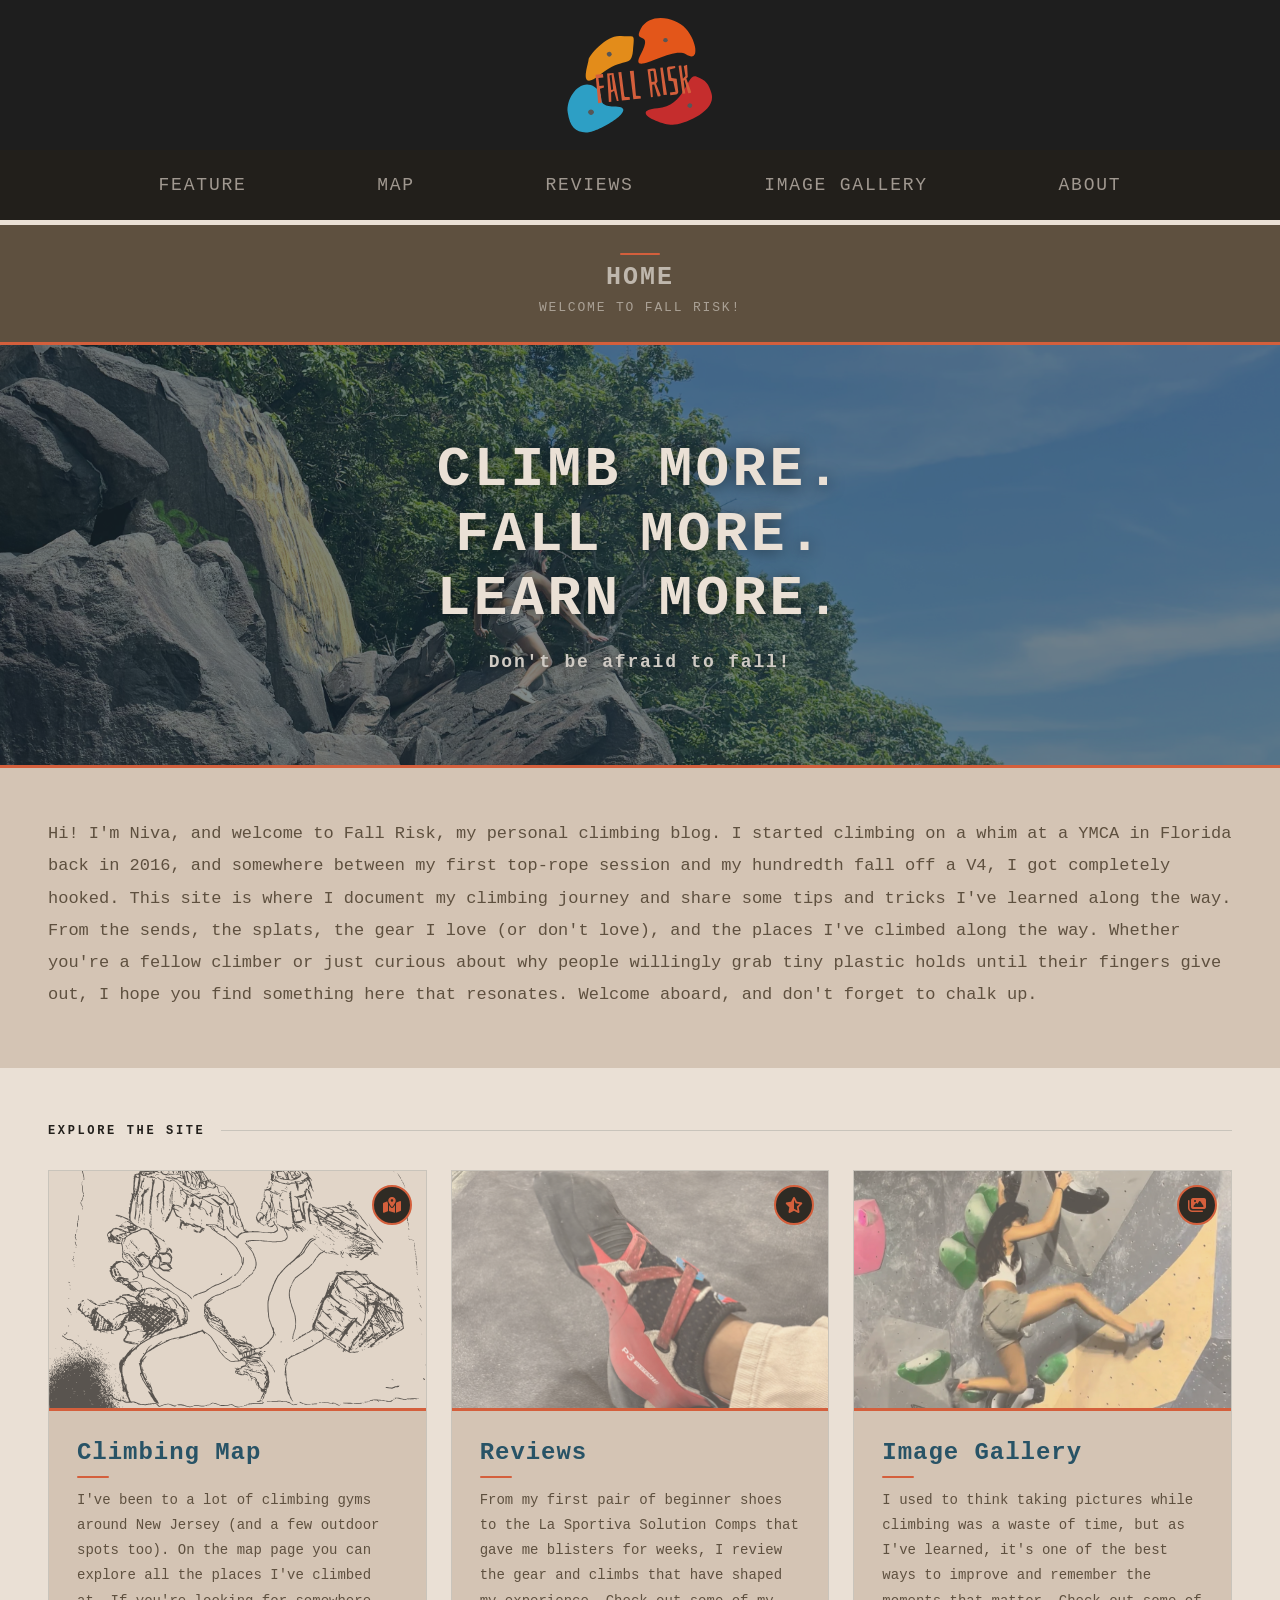
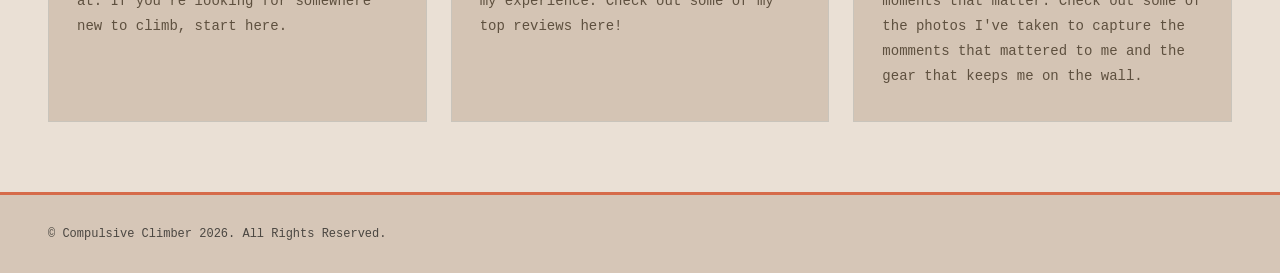
<file: projectproject/index.html>
<!DOCTYPE html>
<html lang="en">

<head>
    <meta charset="UTF-8" />
    <meta name="viewport" content="width=device-width, initial-scale=1.0" />
    <link rel="stylesheet" href="styles.css">
    <link rel="stylesheet" href="https://cdnjs.cloudflare.com/ajax/libs/font-awesome/6.5.1/css/all.min.css">
    <title>Fall Risk</title>
</head>

<body>
    <div class="page-top">

        <div class="block block-logo" style="grid-area: logo">
            <a href="index.html"><img src="imgs/Untitled.svg" alt="Logo" class="logo-img" /></a>
        </div>

        <nav class="nav-bar" style="grid-area: nav;">
            <div class="nav-links">
                <a class="nav-link" href="feature.html">Feature</a>
                <a class="nav-link" href="map.html">Map</a>
                <a class="nav-link" href="reviews.html">Reviews</a>
                <a class="nav-link" href="imagegallery.html">Image Gallery</a>
                <a class="nav-link" href="about.html">About</a>
            </div>
        </nav>

        <div class="block block-header" style="grid-area: header">
            <div class="header-rule"></div>
            <span class="title" style="font-size:25px; opacity:.7;">Home</span>
            <span class="subtitle">Welcome to Fall Risk!</span>
        </div>

    </div>

    <main>
        <section class="home-lead">
            <div class="lead-banner">
                <img src="imgs/homebanner.png" alt="Climbing banner — replace with your own image" />
                <div class="lead-overlay">
                    <h1 class="lead-primary">Climb More.<br>Fall More.<br>Learn More.</h1>
                    <h3 class="lead-secondary">Don't be afraid to fall!</h3>
                </div>
            </div>

            <div class="lead-intro">
                <p>
                    Hi! I'm Niva, and welcome to Fall Risk, my personal climbing blog. I started climbing on a whim
                    at a YMCA in Florida back in 2016, and somewhere between my first top-rope session and my hundredth
                    fall off a V4, I got completely hooked. This site is where I document my climbing journey and share some tips and tricks I've learned along the way.  From the
                    sends,
                    the splats, the gear I love (or don't love), and the places I've climbed along the
                    way.
                    Whether you're a fellow climber or just curious about why people willingly grab tiny plastic holds
                    until their fingers give out, I hope you find something here that resonates. Welcome aboard, and
                    don't forget to chalk up.
                </p>
            </div>
        </section>
        <section class="home-showcase">
            <div class="showcase-heading">Explore the Site</div>
            <div class="showcase-grid">

                <a href="map.html" class="showcase-card">
                    <div class="showcase-img-wrap">
                        <img src="imgs/map.svg" alt="Interactive climbing map preview" />
                        <span class="showcase-badge"><i class="fa-solid fa-map-location-dot"></i></span>
                    </div>
                    <div class="showcase-text">
                        <h3>Climbing Map</h3>
                        <div class="showcase-rule"></div>
                        <p>I've been to a lot of climbing gyms around New Jersey (and a few outdoor spots too). On
                            the map page you can explore all the places I've climbed at.
                            If you're looking for somewhere new to climb, start
                            here.</p>
                    </div>
                </a>
                <a href="reviews.html" class="showcase-card">
                    <div class="showcase-img-wrap">
                        <img src="imgs/shoereview.jpg" alt="Climbing gear reviews preview" />
                        <span class="showcase-badge"><i class="fa-solid fa-star-half-stroke"></i></span>
                    </div>
                    <div class="showcase-text">
                        <h3>Reviews</h3>
                        <div class="showcase-rule"></div>
                        <p>From my first pair of beginner shoes to the La Sportiva Solution Comps that gave me blisters
                            for weeks, I review the gear and climbs that have shaped my experience. Check out some of my 
                            top reviews here!</p>
                    </div>
                </a>
                <a href="imagegallery.html" class="showcase-card">
                    <div class="showcase-img-wrap">
                        <img src="imgs/group1-2.jpg" alt="Image gallery preview" />
                        <span class="showcase-badge"><i class="fa-solid fa-images"></i></span>
                    </div>
                    <div class="showcase-text">
                        <h3>Image Gallery</h3>
                        <div class="showcase-rule"></div>
                        <p>I used to think taking pictures while climbing was a waste of time, but as I've learned, it's one of
                            the best ways to improve and remember the moments that matter. Check out some of the photos I've taken
                            to capture the momments that mattered to me and the gear that keeps me on the wall.</p>
                    </div>
                </a>
            </div>
        </section>
    </main>
    <footer>
    <div class="block block-content" style="grid-area: footer"> &copy; Compulsive Climber 2026. All Rights Reserved.
    </div>
</footer>
</body>

</html>
</file>
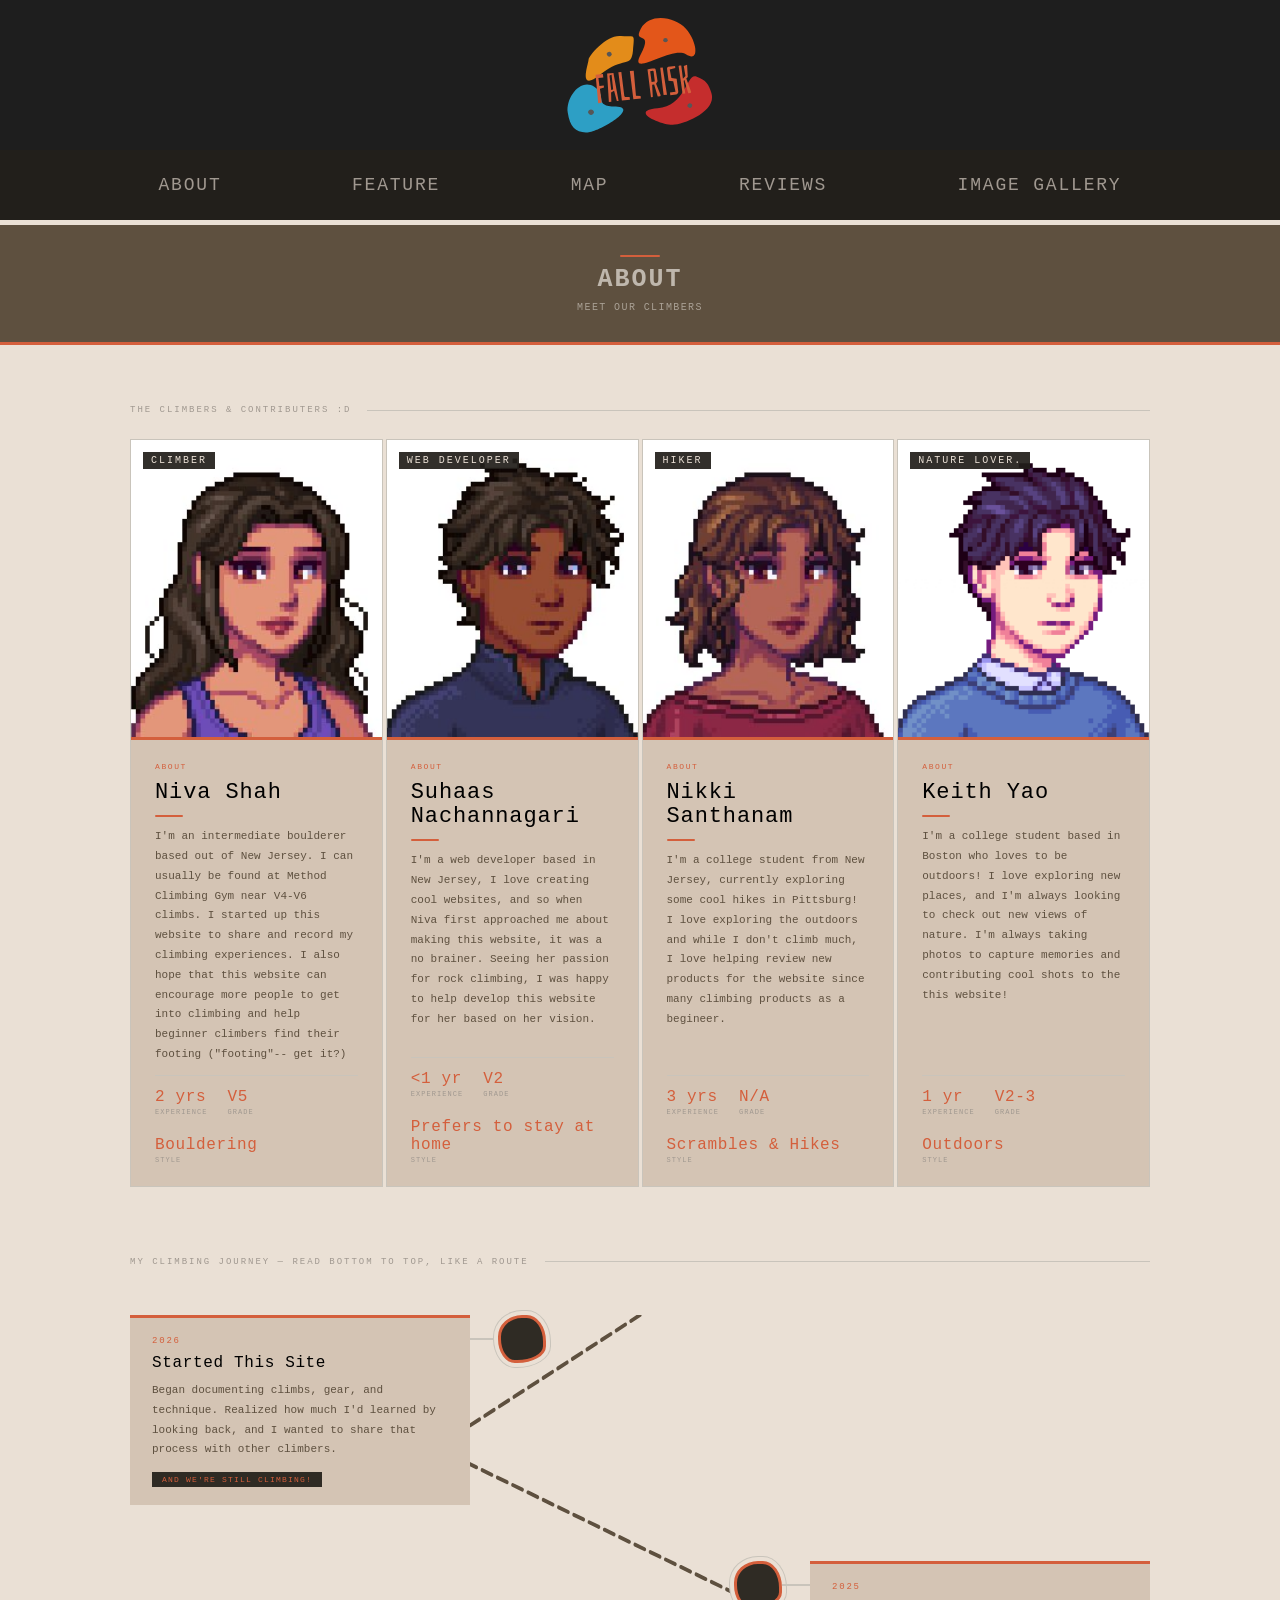
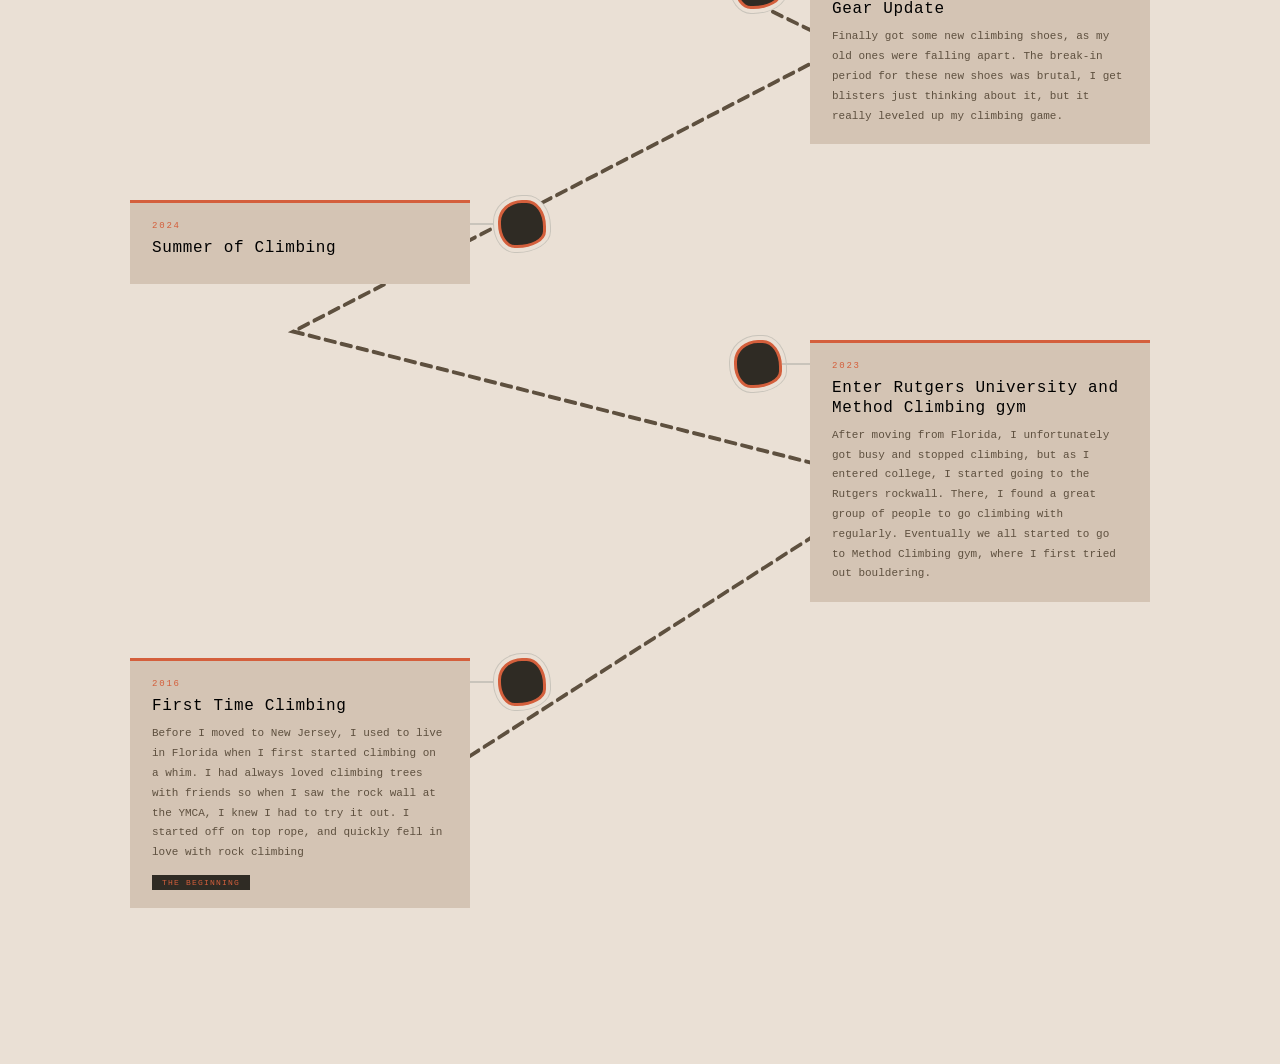
<file: about.html>
<!DOCTYPE html>
<html lang="en">
    <head>
        <meta charset="UTF-8" />
        <meta name="viewport" content="width=device-width, initial-scale=1.0" />
        <link rel="stylesheet" href="styles.css">
        <title>About</title>
    </head>
    
<body>
<div class="page-top">
 
    <div class="block block-logo" style="grid-area: logo">
        <a href="index.html"><img src="imgs/Untitled.svg" alt="Logo" class="logo-img"/></a>
    </div>
 
    <nav class="nav-bar" style="grid-area: nav;">
        <div class="nav-links">
            <a class="nav-link" href="about.html">About</a>
            <a class="nav-link" href="#">Feature</a>
            <a class="nav-link" href="map.html">Map</a>
            <a class="nav-link" href="reviews.html">Reviews</a>
            <a class="nav-link" href="imagegallery.html">Image Gallery</a>
        </div>
    </nav>
 
    <div class="block block-header" style="grid-area: header">
        <div class="header-rule"></div>
        <span class="title" style="font-size:25px; opacity:.7;">About</span>
        <span class="subtitle">Meet our climbers</span>
    </div>
 
</div>
 
<!-- ── ABOUT CONTENT ── -->
<div class="about-wrapper">
        <div class="bio-heading">The Climbers & Contributers :D</div>
         <div class="bio-grid">
            <div class="bio-card">
                <div class="bio-img-block">
                    <span class="bio-label">Climber</span>
                    <img src="imgs/about-page1.jpg" alt="Niva" />
                </div>
                <div class="bio-text-block">
                    <span class="bio-tag">About</span>
                    <div class="bio-name">Niva Shah</div>
                    <div class="bio-rule"></div>
                    <p>I'm an intermediate boulderer based out of New Jersey. I can usually be found at Method Climbing Gym near V4-V6 climbs. I started up this website to share and record my climbing experiences. I also hope that this website can encourage more people to get into climbing and help beginner climbers find their footing ("footing"-- get it?) </p>
                    <div class="bio-stats">
                        <div class="bio-stat"><span class="stat-val">2 yrs</span><span class="stat-label">Experience</span></div>
                        <div class="bio-stat"><span class="stat-val">V5</span><span class="stat-label">Grade</span></div>
                        <div class="bio-stat"><span class="stat-val">Bouldering</span><span class="stat-label">Style</span></div>
                    </div>
                </div>
            </div>
            <div class="bio-card">
                <div class="bio-img-block">
                    <span class="bio-label">Web Developer</span>
                    <img src="imgs/about-page3.jpg" alt="Suhaas Nachannagari" />
                </div>
                <div class="bio-text-block">
                    <span class="bio-tag">About</span>
                    <div class="bio-name">Suhaas Nachannagari</div>
                    <div class="bio-rule"></div>
                    <p>I'm a web developer based in New Jersey, I love creating cool websites, and so when Niva first approached me about making this website, it was a no brainer. Seeing her passion for rock climbing, I was happy to help develop this website for her based on her vision.</p>
                    <div class="bio-stats">
                        <div class="bio-stat"><span class="stat-val"> <1 yr </span><span class="stat-label">Experience</span></div>
                        <div class="bio-stat"><span class="stat-val">V2</span><span class="stat-label">Grade</span></div>
                        <div class="bio-stat"><span class="stat-val">Prefers to stay at home</span><span class="stat-label">Style</span></div>
                    </div>
                </div>
            </div>
            <div class="bio-card">
                <div class="bio-img-block">
                    <span class="bio-label">Hiker</span>
                    <img src="imgs/about-page2.jpg" alt="Nikki" />
                </div>
                <div class="bio-text-block">
                    <span class="bio-tag">About</span>
                    <div class="bio-name">Nikki Santhanam</div>
                    <div class="bio-rule"></div>
                    <p> I'm a college student from New Jersey, currently exploring some cool hikes in Pittsburg! I love exploring the outdoors and while I don't climb much, I love helping review new products for the website since many climbing products as a begineer. </p>
                    <div class="bio-stats">
                        <div class="bio-stat"><span class="stat-val">3 yrs</span><span class="stat-label">Experience</span></div>
                        <div class="bio-stat"><span class="stat-val">N/A</span><span class="stat-label">Grade</span></div>
                        <div class="bio-stat"><span class="stat-val">Scrambles & Hikes</span><span class="stat-label">Style</span></div>
                    </div>
                </div>
            </div>
            <div class="bio-card">
                <div class="bio-img-block">
                    <span class="bio-label">Nature Lover.</span>
                    <img src="imgs/about-page4.png" alt="Keith" />
                </div>
                <div class="bio-text-block">
                    <span class="bio-tag">About</span>
                    <div class="bio-name">Keith Yao</div>
                    <div class="bio-rule"></div>
                    <p>I'm a college student based in Boston who loves to be outdoors! I love exploring new places, and I'm always looking to check out new views of nature. I'm always taking photos to capture memories and contributing cool shots to the this website!</p>
                    <div class="bio-stats">
                        <div class="bio-stat"><span class="stat-val">1 yr</span><span class="stat-label">Experience</span></div>
                        <div class="bio-stat"><span class="stat-val">V2-3</span><span class="stat-label">Grade</span></div>
                        <div class="bio-stat"><span class="stat-val">Outdoors</span><span class="stat-label">Style</span></div>
                    </div>
                </div>
            </div>
        </div>
    <div class="timeline-section">
        <div class="timeline-heading">My Climbing Journey — read bottom to top, like a route</div>
        <div class="climb-wall">
            <svg class="climb-rope" preserveAspectRatio="none" viewBox="0 0 1000 900" xmlns="http://www.w3.org/2000/svg">
              <polyline
                points="500,0 300,100 700,250 160,465 750,580 100,900"
                fill="none"
                stroke="#5e503f"
                stroke-width="3"
                stroke-dasharray="10 6"
                stroke-linecap="round"
              />
            </svg>
            <div class="climb-event left">
                <div class="event-content">
                    <span class="event-year">2026</span>
                    <div class="event-title">Started This Site</div>
                    <p class="event-body">Began documenting climbs, gear, and technique. Realized how much I'd learned by looking back, and I wanted to share that process with other climbers.</p>
                    <span class="grade-badge">And We're Still Climbing!</span>
                </div>
                <div class="event-connector"></div>
                  <div class="hold jug" title="Jug hold"></div>            
            </div>
            <div class="climb-event right">
                <div class="hold pinch" title="Pinch hold"></div>
                <div class="event-connector"></div>
                <div class="event-content">
                    <span class="event-year">2025</span>
                    <div class="event-title">Gear Update</div>
                    <p class="event-body">Finally got some new climbing shoes, as my old ones were falling apart. The break-in period for these new shoes was brutal, I get blisters just thinking about it, but it really leveled up my climbing game.</p>
                </div>
            </div>
            <div class="climb-event left">
                <div class="event-content">
                    <span class="event-year">2024</span>
                    <div class="event-title">Summer of Climbing</div>
                    <p class="event-body"></p>
                </div>
                <div class="event-connector"></div>
                <div class="hold sloper" title="Sloper hold"></div>
            </div>
            <div class="climb-event right">
                <div class="hold crimp" title="Crimp hold"></div>
                <div class="event-connector"></div> 
                <div class="event-content">
                    <span class="event-year">2023</span>
                    <div class="event-title">Enter Rutgers University and Method Climbing gym</div>
                    <p class="event-body">After moving from Florida, I unfortunately got busy and stopped climbing, but as I entered college, I started going to the Rutgers rockwall. There, I found a great group of people to go climbing with regularly. Eventually we all started to go to Method Climbing gym, where I first tried out bouldering. </p>
                </div>
            </div>
             <div class="climb-event left">
                <div class="event-content">
                    <span class="event-year">2016</span>
                    <div class="event-title">First Time Climbing</div>
                    <p class="event-body">Before I moved to New Jersey, I used to live in Florida when I first started climbing on a whim. I had always loved climbing trees with friends so when I saw the rock wall at the YMCA, I knew I had to try it out. I started off on top rope, and quickly fell in love with rock climbing</p>
                    <span class="grade-badge">The Beginning</span>
                </div>
                <div class="event-connector"></div> 
                <div class="hold pocket" title="Pocket hold"></div> 
            </div>      
            <div class="climb-start">
                <span class="start-label">   </span>
            </div>
 
        </div>
    </div>
 
</div>
</body>
</html>
</file>
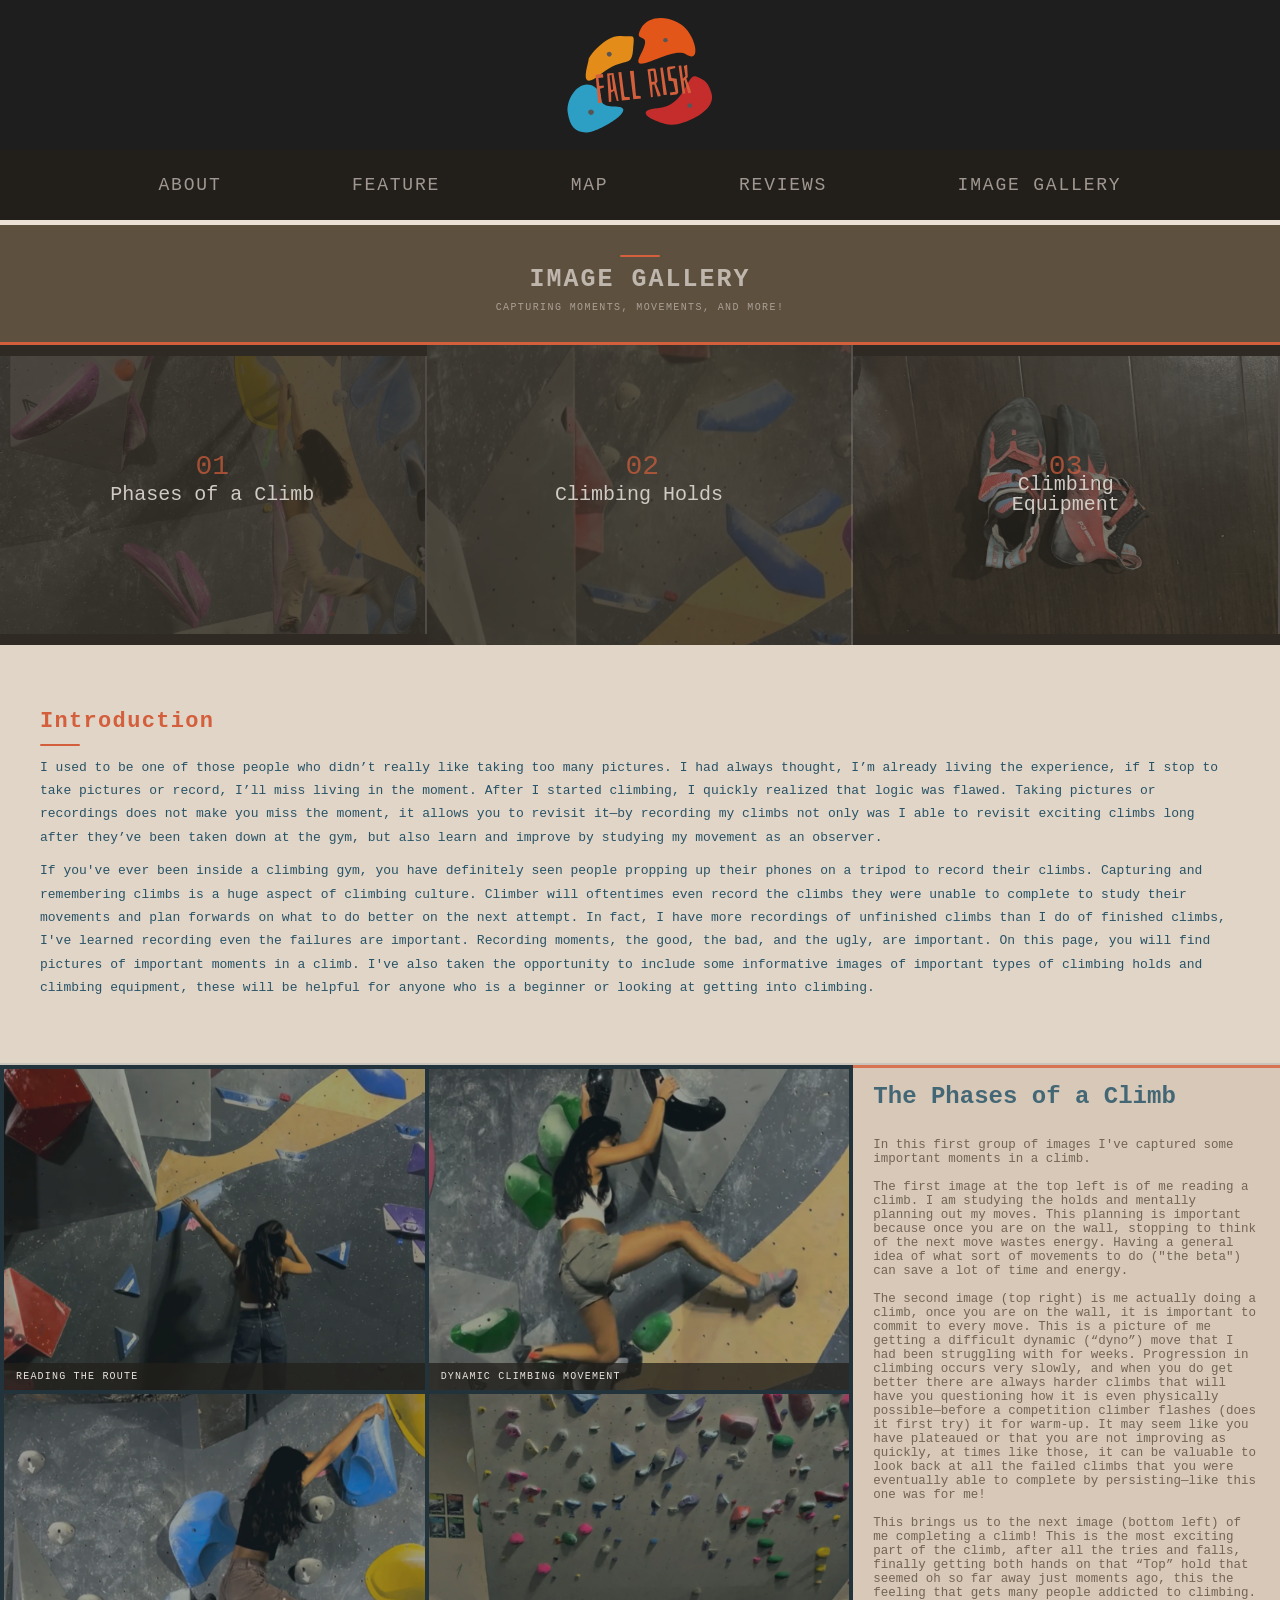
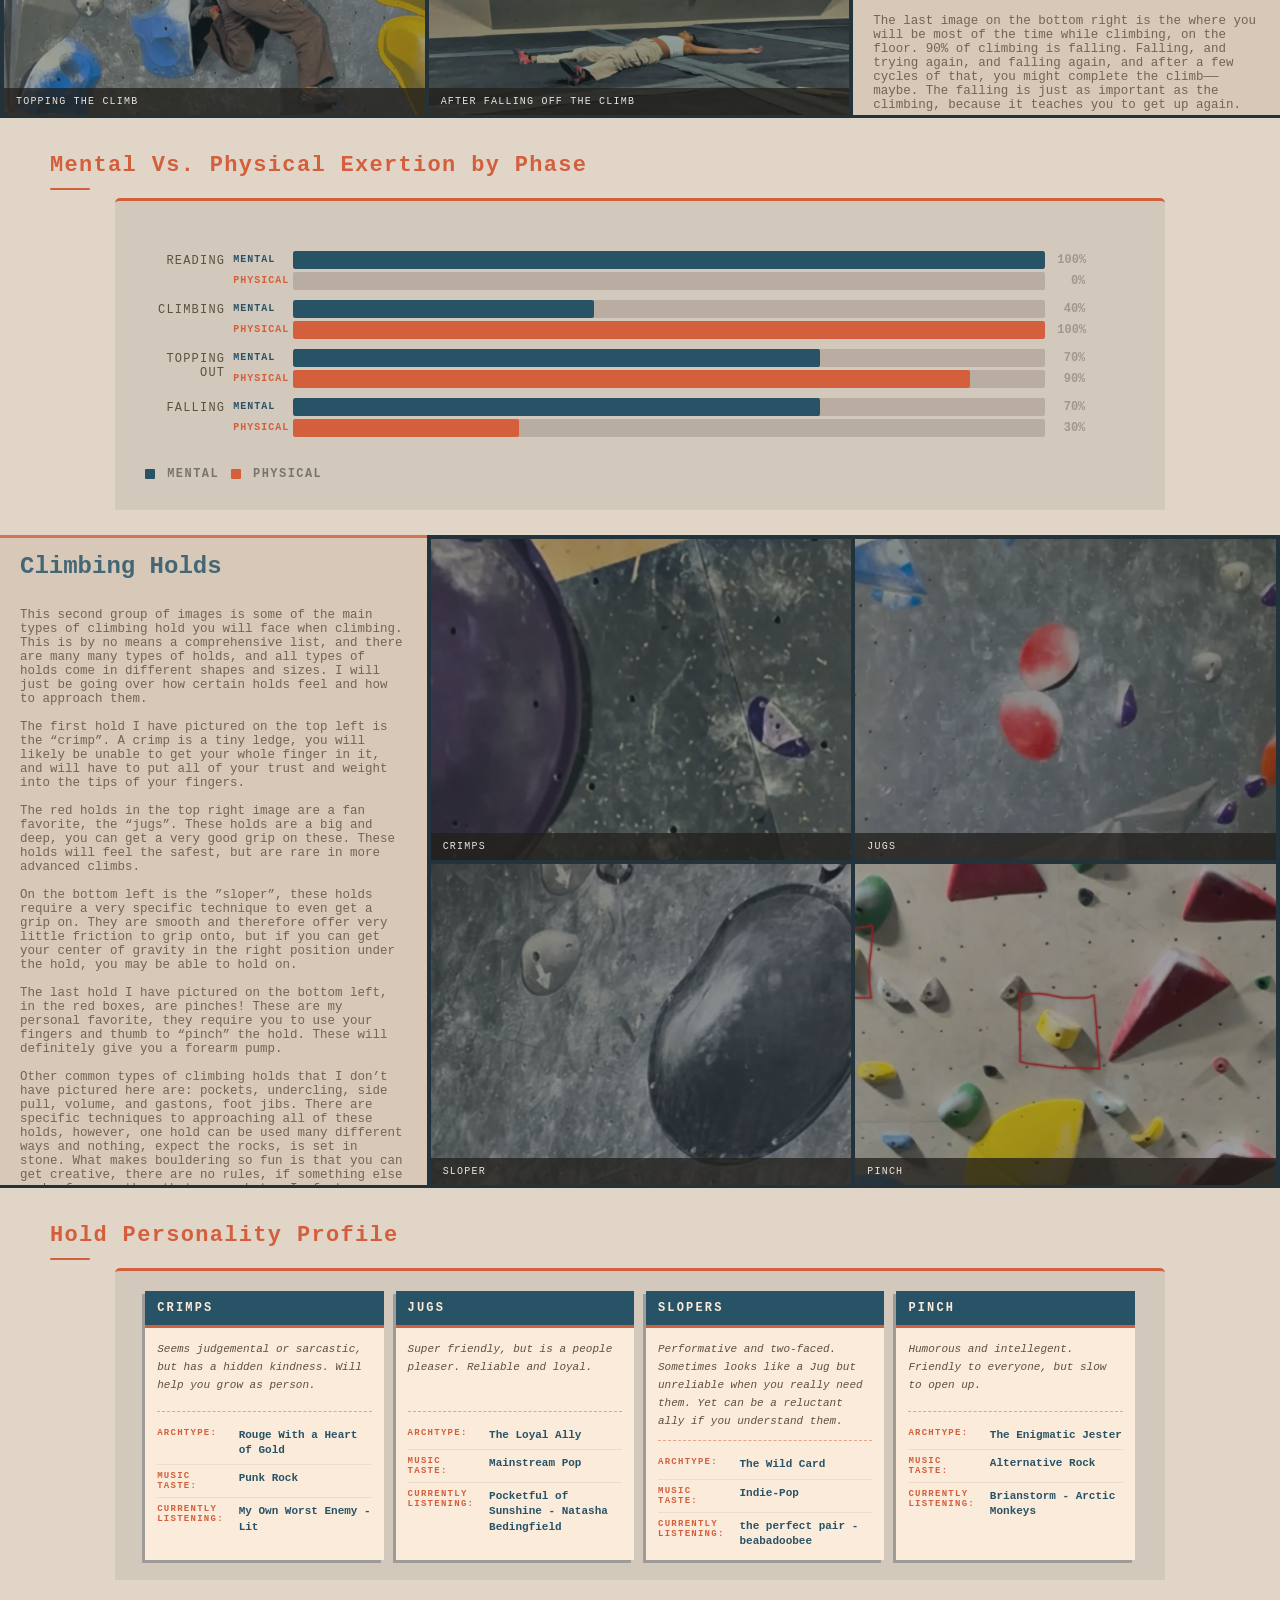
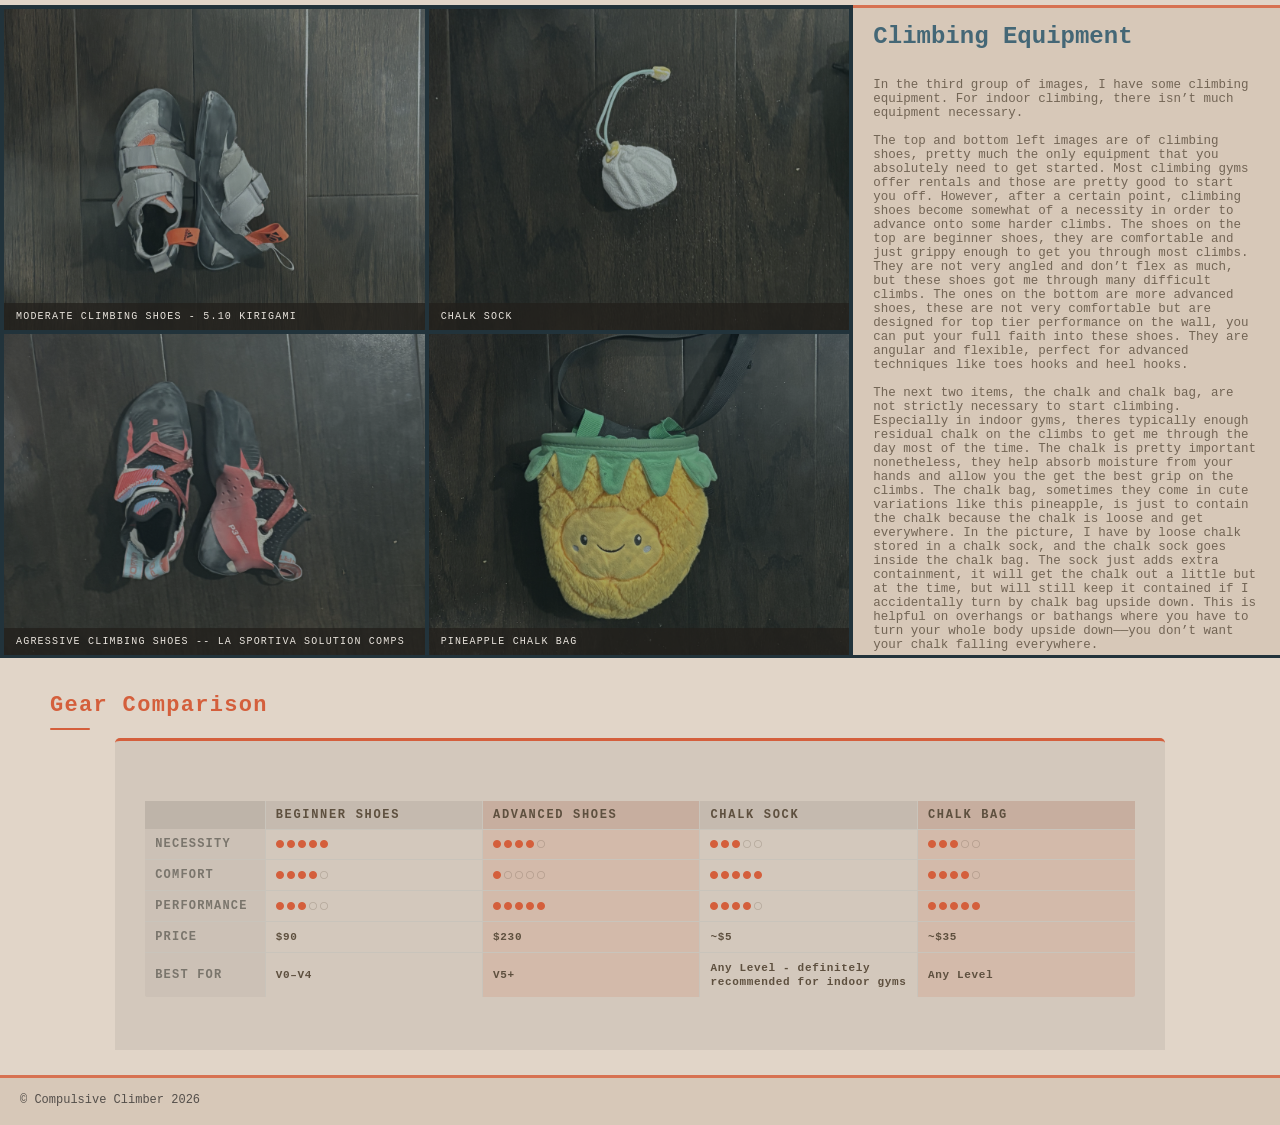
<file: imagegallery.html>
<!DOCTYPE html>
<html lang="en">

<head>
    <meta charset="UTF-8" />
    <meta name="viewport" content="width=device-width, initial-scale=1.0" />
    <link rel="stylesheet" href="styles.css">
    <link rel="stylesheet" href="https://cdnjs.cloudflare.com/ajax/libs/font-awesome/6.5.1/css/all.min.css">
    <title>Images</title>
</head>

<body>
    <div class="page">
        <div class="block block-logo" style="grid-area: logo">
            <a href="index.html"><img src="imgs/Untitled.svg" alt="Logo" class="logo-img" /></a>
        </div>

        <nav class="nav-bar" style="grid-area: nav;">
            <div class="nav-links">
                <a class="nav-link" href="about.html">About</a>
                <a class="nav-link" href="#">Feature</a>
                <a class="nav-link" href="map.html">Map</a>
                <a class="nav-link" href="reviews.html">Reviews</a>
                <a class="nav-link" href="imagegallery.html">Image Gallery</a>
            </div>
        </nav>

        <div class="block block-header" style="grid-area: header">
            <div class="header-rule"></div>
            <span class="title" style="font-size:25px; opacity:.7;">Image Gallery</span>
            <span class="subtitle ">Capturing moments, movements, and more!</span>
        </div>

        <div class="block block-group" style="grid-area: group1">
            <a href="#group1">
                <div class="group-container">
                    <img src="imgs/group1-bg.jpg" alt="Group 1 Background Image">
                    <div class="centered" style="transform: translate(-50%, -150%);"><span class="group-num">01</span>
                    </div>
                    <div class="centered">Phases of a Climb</div>
                </div>
            </a>
        </div>

        <div class="block block-group" style="grid-area: group2">
            <a href="#group2">
                <div class="group-container">
                    <img src="imgs/group2-bg.jpg" alt="Group 2 Background Image" style="width: 110%;">
                    <div class="centered" style="transform: translate(-40%, -150%);"><span class="group-num">02</span>
                    </div>
                    <div class="centered">Climbing Holds</div>
                </div>
            </a>
        </div>

        <div class="block block-group" style="grid-area: group3">
            <a href="#group3">
                <div class="group-container">
                    <img src="imgs/group3-3.jpg" alt="Group 3 Background Image" style="opacity: 40%;";>
                    <div class="centered" style="transform: translate(-50%, -150%);"><span class="group-num">03</span>
                    </div>
                    <div class="centered">Climbing Equipment</div>
                </div>
            </a>
        </div>

        <div class="block block-intro" style="grid-area: intro">

            <h2>Introduction</h2>
            <div class="header-rule"></div>
            <p>
                I used to be one of those people who didn’t really like taking too many pictures. I had always thought,
                I’m already living the experience, if I stop to take pictures or record, I’ll miss living in the moment.
                After I started climbing, I quickly realized that logic was flawed. Taking pictures or recordings does
                not make you miss the moment, it allows you to revisit it—by recording my climbs not only was I able to
                revisit exciting climbs long after they’ve been taken down at the gym, but also learn and improve by
                studying my movement as an observer.
            </p>
            <p>
                If you've ever been inside a climbing gym, you have definitely seen people propping up their phones on a
                tripod to record their climbs. Capturing and remembering climbs is a huge aspect of climbing culture.
                Climber will oftentimes even record the climbs they were unable to complete to study their movements and
                plan forwards on what to do better on the next attempt. In fact, I have more recordings of unfinished
                climbs than I do of finished climbs, I've learned recording even the failures are important. Recording
                moments, the good, the bad, and the ugly, are important. On this page, you will find pictures of
                important moments in a climb. I've also taken the opportunity to include some informative images of
                important types of climbing holds and climbing equipment, these will be helpful for anyone who is a
                beginner or looking at getting into climbing.
            </p>

        </div>

        <div id="group1" class="block block-image" style="grid-area: img1">
            <div class="img-grid">
                <div class="img-wrap">
                <img src="imgs/group1-1.jpg" alt="reading/starting a climb" />
                <div class="img-caption">Reading the route</div>
                </div>
                <div class="img-wrap">
                <img src="imgs/group1-2.jpg" alt="during climb" />
                <div class="img-caption">Dynamic climbing movement</div>
                </div>
                <div class="img-wrap">
                <img src="imgs/group1-3.jpg" alt="finishing climb" />
                <div class="img-caption">Topping the climb</div>
                </div>
                <div class="img-wrap">
                <img src="imgs/group1-4.jpg" alt="after a climb" />
                <div class="img-caption">After falling off the climb</div>
                </div>
            </div>
        </div>

        <div class="block block-content" style="grid-area: content1">
            <h3>The Phases of a Climb</h3>
            <div class="header-rule"></div>
            <p>
                In this first group of images I've captured some important moments in a climb.
            </p>
            <p>
                The first image at the top left is of me reading a climb. I am studying the holds and mentally planning
                out my moves. This planning is important because once you are on the wall, stopping to think of the next
                move wastes energy. Having a general idea of what sort of movements to do ("the beta") can save a lot of
                time and energy.
            </p>
            <p>
                The second image (top right) is me actually doing a climb, once you are on the wall, it is important to
                commit to every move. This is a picture of me getting a difficult dynamic (“dyno”) move that I had been
                struggling with for weeks. Progression in climbing occurs very slowly, and when you do get better there
                are always harder climbs that will have you questioning how it is even physically possible—before a
                competition climber flashes (does it first try) it for warm-up. It may seem like you have plateaued or
                that you are not improving as quickly, at times like those, it can be valuable to look back at all the
                failed climbs that you were eventually able to complete by persisting—like this one was for me!
            </p>
            <p>
                This brings us to the next image (bottom left) of me completing a climb! This is the most exciting part
                of the climb, after all the tries and falls, finally getting both hands on that “Top” hold that seemed
                oh so far away just moments ago, this the feeling that gets many people addicted to climbing.
            </p>
            <p>
                The last image on the bottom right is the where you will be most of the time while climbing, on the
                floor. 90% of climbing is falling. Falling, and trying again, and falling again, and after a few cycles
                of that, you might complete the climb——maybe. The falling is just as important as the climbing, because
                it teaches you to get up again.
            </p>
        </div>

        <div class="block block-data" style="grid-area: data1"> 
            <div class="chart-title"> <h2> Mental Vs. Physical Exertion by Phase</h2> 
                <div class="header-rule"></div>
             </div>
             <div class="holdbar">
             <div class="data-section"> 
                <div class="phase-chart">
                    <div class="phase-row">
                        <span class="phase-label">Reading</span>
                        <div class="bar-group">
                            <div class="bar-wrap">
                                <span class="bar-tag mental">Mental</span>
                                <div class="bar-track"><div class="bar bar-mental" style="--w:100%"></div></div>
                                <span class="bar-val">100%</span>
                            </div>
                            <div class="bar-wrap">
                                <span class="bar-tag physical">Physical</span>
                                <div class="bar-track"><div class="bar bar-physical" style="--w:0%"></div></div>
                                <span class="bar-val">0%</span>
                            </div>
                        </div>
                    </div>
 
                    <div class="phase-row">
                        <span class="phase-label">Climbing</span>
                        <div class="bar-group">
                            <div class="bar-wrap">
                                <span class="bar-tag mental">Mental</span>
                                <div class="bar-track"><div class="bar bar-mental" style="--w:40%"></div></div>
                                <span class="bar-val">40%</span>
                            </div>
                            <div class="bar-wrap">
                                <span class="bar-tag physical">Physical</span>
                                <div class="bar-track"><div class="bar bar-physical" style="--w:100%"></div></div>
                                <span class="bar-val">100%</span>
                            </div>
                        </div>
                    </div>
 
                    <div class="phase-row">
                        <span class="phase-label">Topping Out</span>
                        <div class="bar-group">
                            <div class="bar-wrap">
                                <span class="bar-tag mental">Mental</span>
                                <div class="bar-track"><div class="bar bar-mental" style="--w:70%"></div></div>
                                <span class="bar-val">70%</span>
                            </div>
                            <div class="bar-wrap">
                                <span class="bar-tag physical">Physical</span>
                                <div class="bar-track"><div class="bar bar-physical" style="--w:90%"></div></div>
                                <span class="bar-val">90%</span>
                            </div>
                        </div>
                    </div>
 
                    <div class="phase-row">
                        <span class="phase-label">Falling</span>
                        <div class="bar-group">
                            <div class="bar-wrap">
                                <span class="bar-tag mental">Mental</span>
                                <div class="bar-track"><div class="bar bar-mental" style="--w:70%"></div></div>
                                <span class="bar-val">70%</span>
                            </div>
                            <div class="bar-wrap">
                                <span class="bar-tag physical">Physical</span>
                                <div class="bar-track"><div class="bar bar-physical" style="--w:30%"></div></div>
                                <span class="bar-val">30%</span>
                            </div>
                        </div>
                    </div>
 
                </div>
                <div class="chart-legend">
                    <span class="legend-dot mental-dot"></span><span>Mental</span>
                    <span class="legend-dot physical-dot"></span><span>Physical</span>
                </div>
            </div>
            </div>
        </div>

        <div id="group2" class="block block-content" style="grid-area: content2">
            <h3>Climbing Holds</h3>
            <div class="header-rule"></div>
            <p>
                This second group of images is some of the main types of climbing hold you will face when climbing. This
                is by no means a comprehensive list, and there are many many types of holds, and all types of holds come
                in different shapes and sizes. I will just be going over how certain holds feel and how to approach
                them.

            </p>
            <p>
                The first hold I have pictured on the top left is the “crimp”. A crimp is a tiny ledge, you will likely
                be unable to get your whole finger in it, and will have to put all of your trust and weight into the
                tips of your fingers.

            </p>
            <p>
                The red holds in the top right image are a fan favorite, the “jugs”. These holds are a big and deep, you
                can get a very good grip on these. These holds will feel the safest, but are rare in more advanced
                climbs.

            </p>
            <p>
                On the bottom left is the ”sloper”, these holds require a very specific technique to even get a grip on.
                They are smooth and therefore offer very little friction to grip onto, but if you can get your center of
                gravity in the right position under the hold, you may be able to hold on.

            </p>
            <p>
                The last hold I have pictured on the bottom left, in the red boxes, are pinches! These are my personal
                favorite, they require you to use your fingers and thumb to “pinch” the hold. These will definitely give
                you a forearm pump.

            </p>
            <p>
                Other common types of climbing holds that I don’t have pictured here are: pockets, undercling, side
                pull, volume, and gastons, foot jibs. There are specific techniques to approaching all of these holds,
                however, one hold can be used many different ways and nothing, expect the rocks, is set in stone. What
                makes bouldering so fun is that you can get creative, there are no rules, if something else works for
                you—then thats your beta. In fact, sometimes going against the technique is more appreciated.
            </p>
        </div>

        <div class="block block-image" style="grid-area: img2">
            <div class="img-grid">
                <div class="img-wrap">
                    <img src="imgs/group2-1.jpg" alt="crimps" />
                    <div class = "img-caption">Crimps</div>
                </div>
                <div class="img-wrap">
                    <img src="imgs/group2-2.jpg" alt="jugs" />
                    <div class = "img-caption">Jugs</div>
                </div>
                <div class="img-wrap">
                    <img src="imgs/group2-3.jpg" alt="sloper" />
                    <div class = "img-caption">Sloper</div>
                </div>
                <div class="img-wrap">
                    <img src="imgs/group2-4.jpg" alt="pinch" />
                    <div class = "img-caption">Pinch</div>
                </div>
            </div>
        </div>

        <div class="block block-data" style="grid-area: data2"> 
            <div class="chart-title"> <h2>Hold Personality Profile</h2> 
                <div class="header-rule"></div>
             </div>
             <div class="data-section holdtable"> 
                <div class = "table-cards">
                    <div class = "card-title">Crimps</div>
                    <div class = "card-content">
                       <div class="card-desc"> Seems judgemental or sarcastic, but has a hidden kindness. Will help you grow as person.</div> 
                       <table>
                        <tr>
                        <td>Archtype:</td>
                        <td>Rouge With a Heart of Gold</td>
                        </tr>
                        <tr>
                        <td>Music Taste:</td>
                        <td>Punk Rock </td>
                        </tr>
                        <tr>
                        <td>Currently Listening:</td>
                        <td>My Own Worst Enemy - Lit</td>
                        </tr>
                        </table>
                    </div>
                </div>
                <div class = "table-cards">
                    <div class = "card-title">Jugs</div>
                    <div class = "card-content">
                        <div class="card-desc">Super friendly, but is a people pleaser. Reliable and loyal.</div> 
                       <table>
                        <tr>
                        <td>Archtype:</td>
                        <td>The Loyal Ally </td>
                        </tr>
                        <tr>
                        <td>Music Taste:</td>
                        <td>Mainstream Pop</td>
                        </tr>
                        <tr>
                        <td>Currently Listening:</td>
                        <td>Pocketful of Sunshine - Natasha Bedingfield </td>
                        </tr>
                        </table>
                    </div>

                </div>
                <div class = "table-cards">
                    <div class = "card-title">Slopers</div>
                    <div class = "card-content">
                        <div class="card-desc">Performative and two-faced. Sometimes looks like a Jug but unreliable when you really need them. Yet can be a reluctant ally if you understand them.</div> 
                        <table>
                         <tr>
                         <td>Archtype:</td>
                         <td>The Wild Card</td>
                         </tr>
                         <tr>
                         <td>Music Taste:</td>
                         <td>Indie-Pop </td>
                         </tr>
                         <tr>
                         <td>Currently Listening:</td>
                         <td>the perfect pair - beabadoobee</td>
                         </tr>
                         </table>
                    </div>
                </div>
                <div class = "table-cards">
                    <div class = "card-title">Pinch</div>
                    <div class = "card-content">
                        <div class="card-desc">Humorous and intellegent. Friendly to everyone, but slow to open up.</div> 
                        <table>
                         <tr>
                         <td>Archtype:</td>
                         <td>The Enigmatic Jester </td>
                         </tr>
                         <tr>
                         <td>Music Taste:</td>
                         <td>Alternative Rock</td>
                         </tr>
                         <tr>
                         <td>Currently Listening:</td>
                         <td>Brianstorm - Arctic Monkeys</td>
                         </tr>
                         </table>
                    </div>
                </div>
             </div>
        </div>

        <div id="group3" class="block block-image" style="grid-area: img3">
            <div class="img-grid">
                <div class="img-wrap">
                <img src="imgs/group3-1.jpg" alt="Moderate Climbing Shoes - 5.10 Kirigami" />
                <div class = "img-caption">Moderate Climbing Shoes - 5.10 Kirigami</div>
                </div>
                <div class="img-wrap">
                <img src="imgs/group3-2.jpg" alt="Chalk Sock" />
                <div class = "img-caption">Chalk Sock</div>
                </div>
                <div class="img-wrap">
                <img src="imgs/group3-3.jpg" alt="Agressive Climbing Shoes -- La Sportiva Solution Comps" />
                <div class = "img-caption">Agressive Climbing Shoes -- La Sportiva Solution Comps</div>
                </div>
                <div class="img-wrap">
                <img src="imgs/group3-4.jpg" alt="Pineapple Chalk Bag" />
                <div class = "img-caption">Pineapple Chalk Bag</div>
                </div>
            </div>
        </div>

        <div class="block block-content" style="grid-area: content3">
            <h3>Climbing Equipment</h3>
            <div class="header-rule"></div>
            <p>
                In the third group of images, I have some climbing equipment. For indoor climbing, there isn’t much
                equipment necessary.
            </p>
            <p>
                The top and bottom left images are of climbing shoes, pretty much the only equipment that you absolutely
                need to get started. Most climbing gyms offer rentals and those are pretty good to start you off.
                However, after a certain point, climbing shoes become somewhat of a necessity in order to advance onto
                some harder climbs. The shoes on the top are beginner shoes, they are comfortable and just grippy enough
                to get you through most climbs. They are not very angled and don’t flex as much, but these shoes got me
                through many difficult climbs. The ones on the bottom are more advanced shoes, these are not very
                comfortable but are designed for top tier performance on the wall, you can put your full faith into
                these shoes. They are angular and flexible, perfect for advanced techniques like toes hooks and heel
                hooks.
            </p>
            <p>
                The next two items, the chalk and chalk bag, are not strictly necessary to start climbing. Especially in
                indoor gyms, theres typically enough residual chalk on the climbs to get me through the day most of the
                time. The chalk is pretty important nonetheless, they help absorb moisture from your hands and allow you
                the get the best grip on the climbs. The chalk bag, sometimes they come in cute variations like this
                pineapple, is just to contain the chalk because the chalk is loose and get everywhere. In the picture, I
                have by loose chalk stored in a chalk sock, and the chalk sock goes inside the chalk bag. The sock just
                adds extra containment, it will get the chalk out a little but at the time, but will still keep it
                contained if I accidentally turn by chalk bag upside down. This is helpful on overhangs or bathangs
                where you have to turn your whole body upside down——you don’t want your chalk falling everywhere.
            </p>
        </div>

        <div class="block block-data" style="grid-area: data3"> 
            <div class="chart-title">
                <h2>Gear Comparison</h2> 
                <div class="header-rule"></div>
            </div>
            <div class="holdbar">
            <div class="gear-compare">
                <table class="gear-table">
                    <thead>
                        <tr>
                            <th class="gear-attr"></th>
                            <th class="gear-col-head">Beginner Shoes</th>
                            <th class="gear-col-head accent-col">Advanced Shoes</th>
                            <th class="gear-col-head">Chalk Sock</th>
                            <th class="gear-col-head accent-col">Chalk Bag</th>
                        </tr>
                    </thead>
                    <tbody>
                        <tr>
                            <td class="gear-attr">Necessity</td>
                            <td class="gear-cell"><div class="dot-scale"><i class="fa-solid fa-circle"></i><i class="fa-solid fa-circle"></i><i class="fa-solid fa-circle"></i><i class="fa-solid fa-circle"></i><i class="fa-solid fa-circle"></i></div></td>
                            <td class="gear-cell accent-col"><div class="dot-scale"><i class="fa-solid fa-circle"></i><i class="fa-solid fa-circle"></i><i class="fa-solid fa-circle"></i><i class="fa-solid fa-circle"></i><i class="fa-regular fa-circle"></i></div></td>
                            <td class="gear-cell"><div class="dot-scale"><i class="fa-solid fa-circle"></i><i class="fa-solid fa-circle"></i><i class="fa-solid fa-circle"></i><i class="fa-regular fa-circle"></i><i class="fa-regular fa-circle"></i></div></td>
                            <td class="gear-cell accent-col"><div class="dot-scale"><i class="fa-solid fa-circle"></i><i class="fa-solid fa-circle"></i><i class="fa-solid fa-circle"></i><i class="fa-regular fa-circle"></i><i class="fa-regular fa-circle"></i></div></td>
                        </tr>
                        <tr>
                            <td class="gear-attr">Comfort</td>
                            <td class="gear-cell"><div class="dot-scale"><i class="fa-solid fa-circle"></i><i class="fa-solid fa-circle"></i><i class="fa-solid fa-circle"></i><i class="fa-solid fa-circle"></i><i class="fa-regular fa-circle"></i></div></td>
                            <td class="gear-cell accent-col"><div class="dot-scale"><i class="fa-solid fa-circle"></i><i class="fa-regular fa-circle"></i><i class="fa-regular fa-circle"></i><i class="fa-regular fa-circle"></i><i class="fa-regular fa-circle"></i></div></td>
                            <td class="gear-cell"><div class="dot-scale"><i class="fa-solid fa-circle"></i><i class="fa-solid fa-circle"></i><i class="fa-solid fa-circle"></i><i class="fa-solid fa-circle"></i><i class="fa-solid fa-circle"></i></div></td>
                            <td class="gear-cell accent-col"><div class="dot-scale"><i class="fa-solid fa-circle"></i><i class="fa-solid fa-circle"></i><i class="fa-solid fa-circle"></i><i class="fa-solid fa-circle"></i><i class="fa-regular fa-circle"></i></div></td>
                        </tr>
                        <tr>
                            <td class="gear-attr">Performance</td>
                            <td class="gear-cell"><div class="dot-scale"><i class="fa-solid fa-circle"></i><i class="fa-solid fa-circle"></i><i class="fa-solid fa-circle"></i><i class="fa-regular fa-circle"></i><i class="fa-regular fa-circle"></i></div></td>
                            <td class="gear-cell accent-col"><div class="dot-scale"><i class="fa-solid fa-circle"></i><i class="fa-solid fa-circle"></i><i class="fa-solid fa-circle"></i><i class="fa-solid fa-circle"></i><i class="fa-solid fa-circle"></i></div></td>
                            <td class="gear-cell"><div class="dot-scale"><i class="fa-solid fa-circle"></i><i class="fa-solid fa-circle"></i><i class="fa-solid fa-circle"></i><i class="fa-solid fa-circle"></i><i class="fa-regular fa-circle"></i></div></td>
                            <td class="gear-cell accent-col"><div class="dot-scale"><i class="fa-solid fa-circle"></i><i class="fa-solid fa-circle"></i><i class="fa-solid fa-circle"></i><i class="fa-solid fa-circle"></i><i class="fa-solid fa-circle"></i></div></td>
                        </tr>
                        <tr>
                            <td class="gear-attr">Price</td>
                            <td class="gear-cell"><span class="gear-text">$90</span></td>
                            <td class="gear-cell accent-col"><span class="gear-text">$230</span></td>
                            <td class="gear-cell"><span class="gear-text">~$5</span></td>
                            <td class="gear-cell accent-col"><span class="gear-text">~$35</span></td>
                        </tr>
                        <tr>
                            <td class="gear-attr">Best For</td>
                            <td class="gear-cell"><span class="gear-text">V0–V4</span></td>
                            <td class="gear-cell accent-col"><span class="gear-text">V5+</span></td>
                            <td class="gear-cell"><span class="gear-text">Any Level - definitely recommended for indoor gyms</span></td>
                            <td class="gear-cell accent-col"><span class="gear-text">Any Level</span></td>
                        </tr>
                    </tbody>
                </table>
            </div>
        </div>
    </div>
    <div class="block block-content" style="grid-area: footer"> © Compulsive Climber 2026</div>
        


    </div>
</body>

</html>
</file>
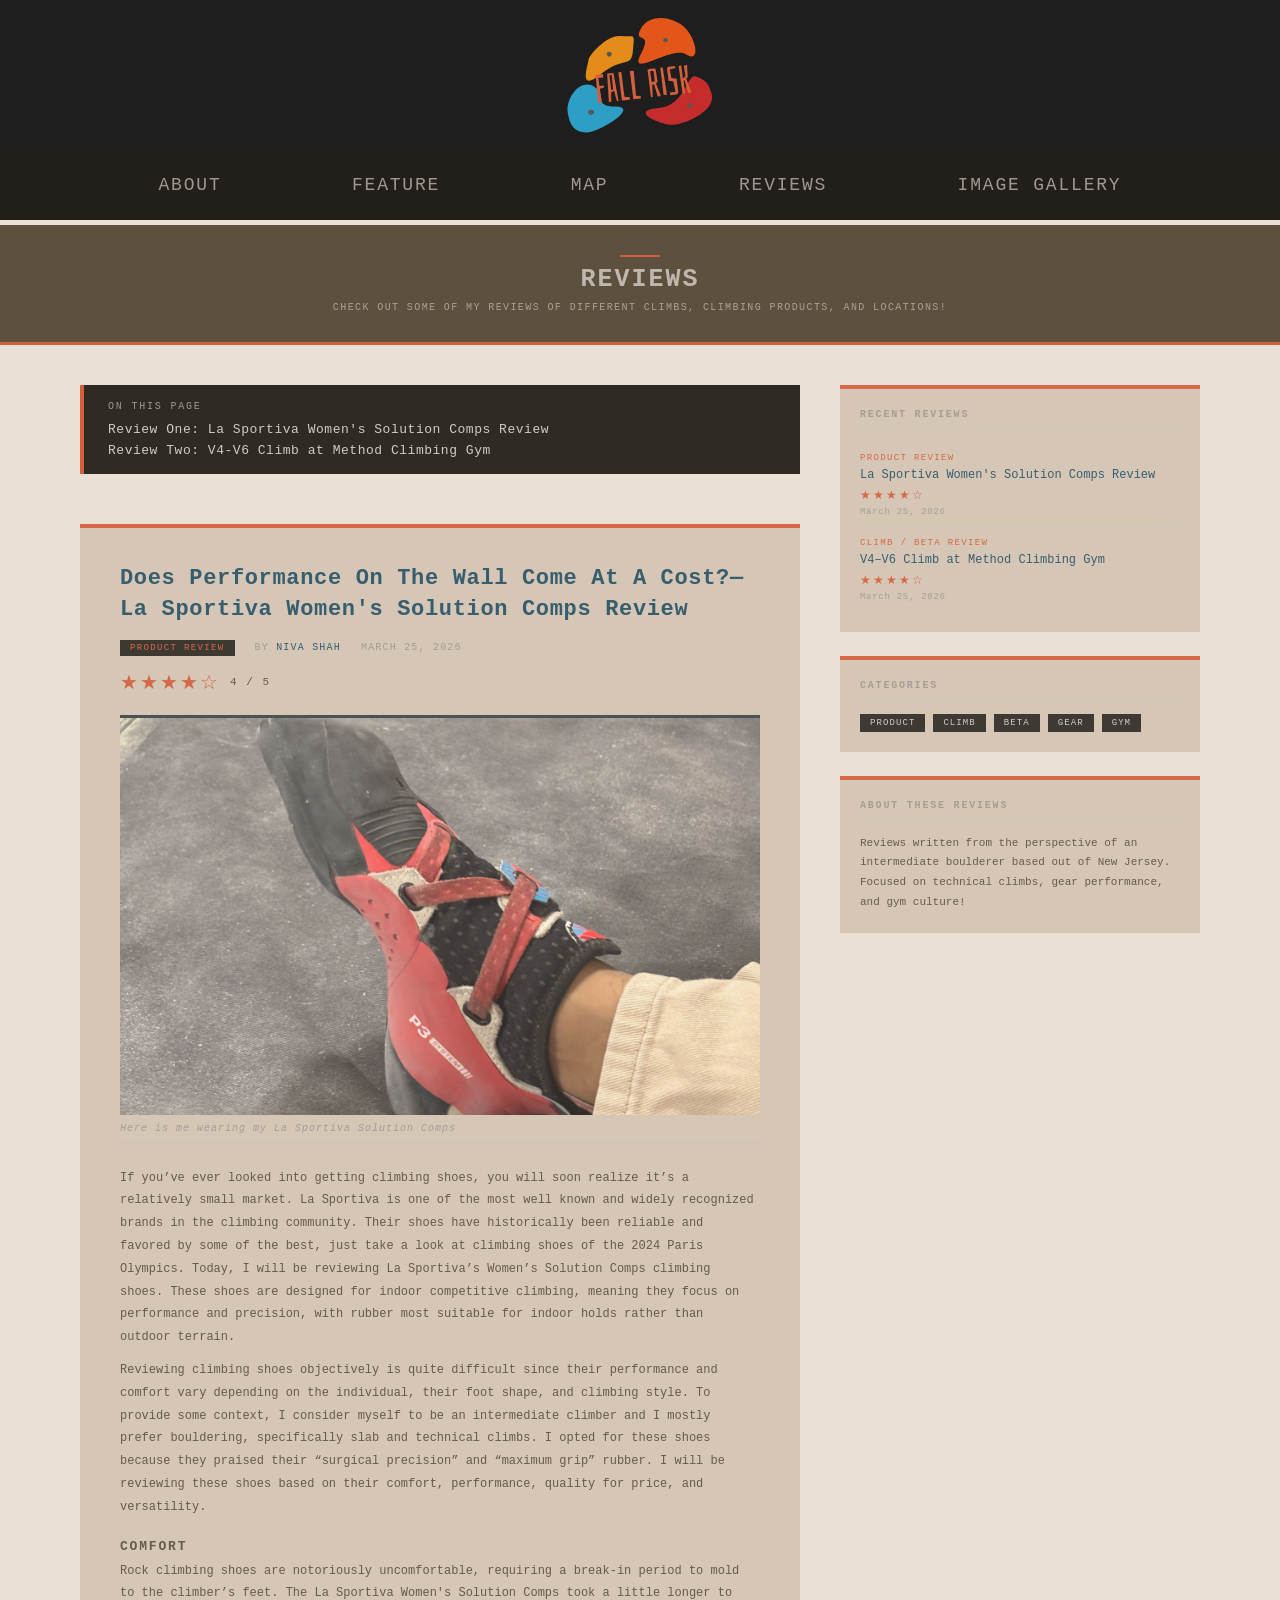
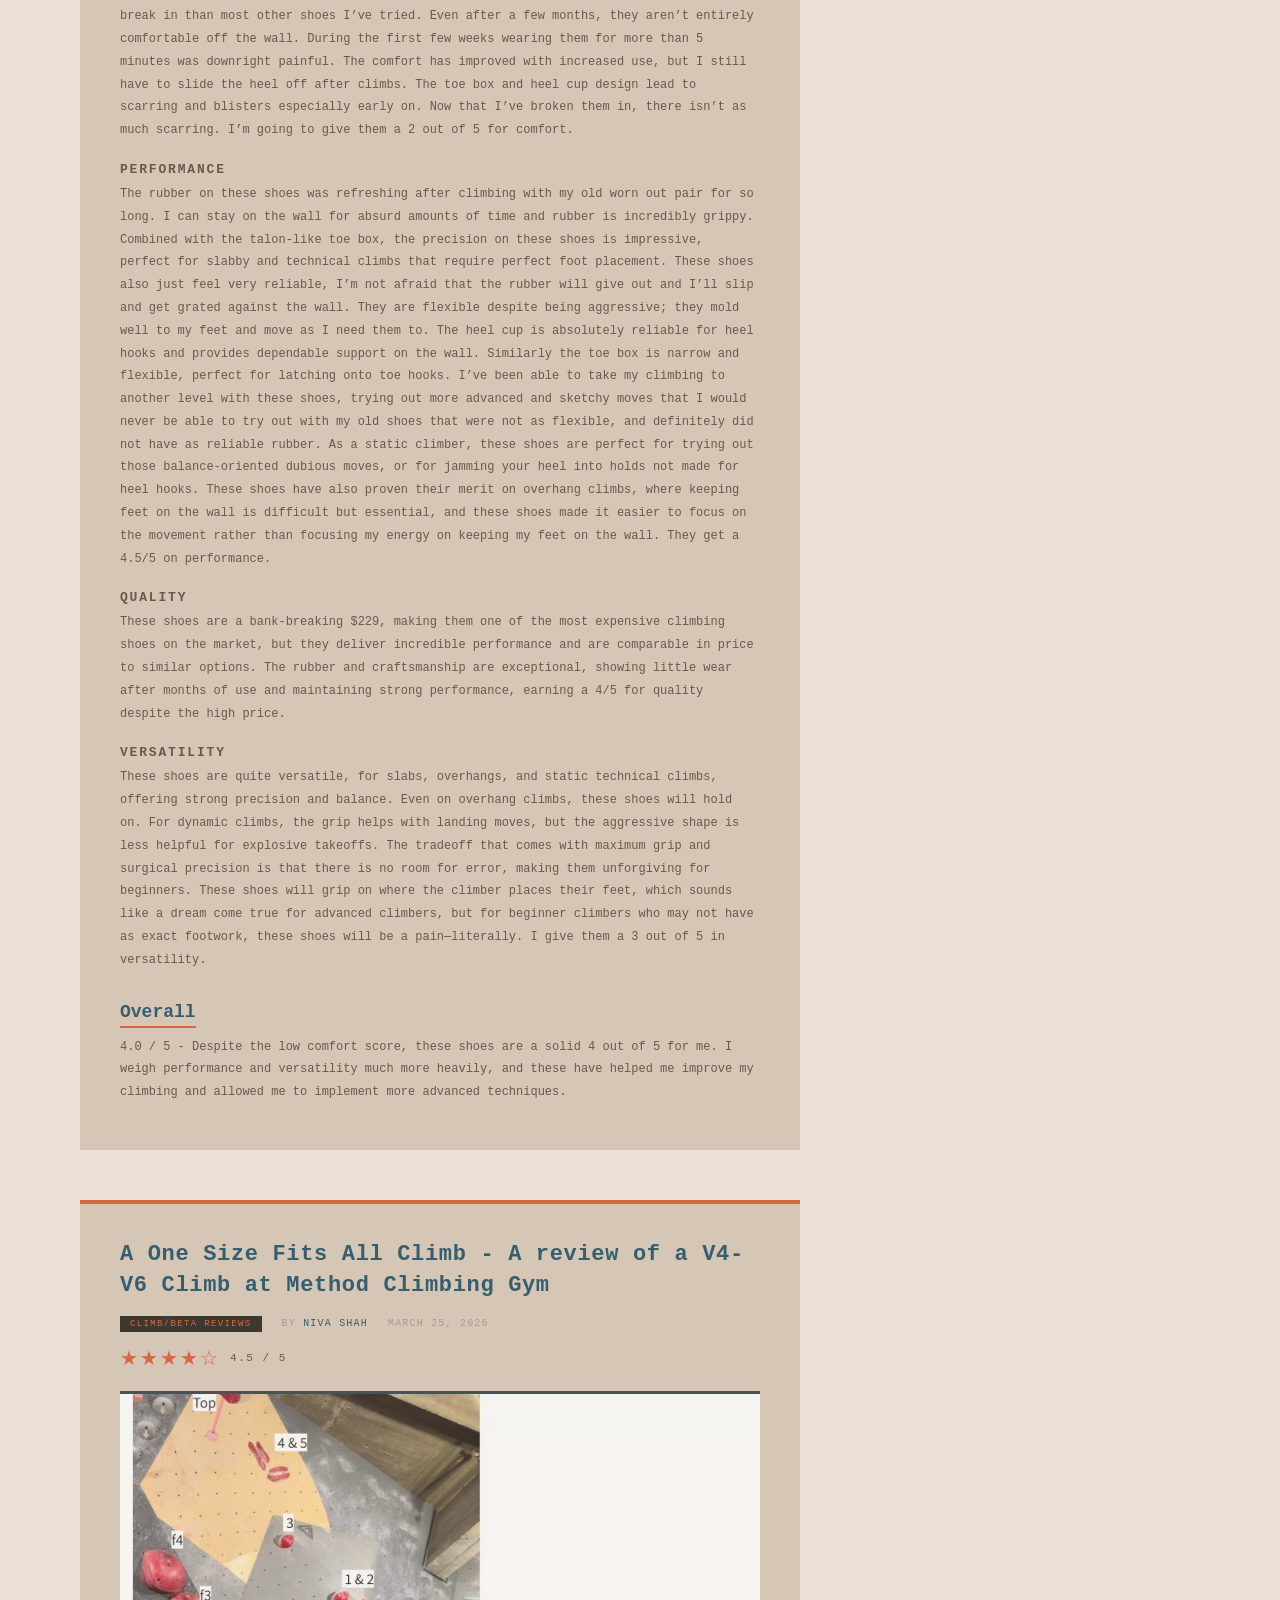
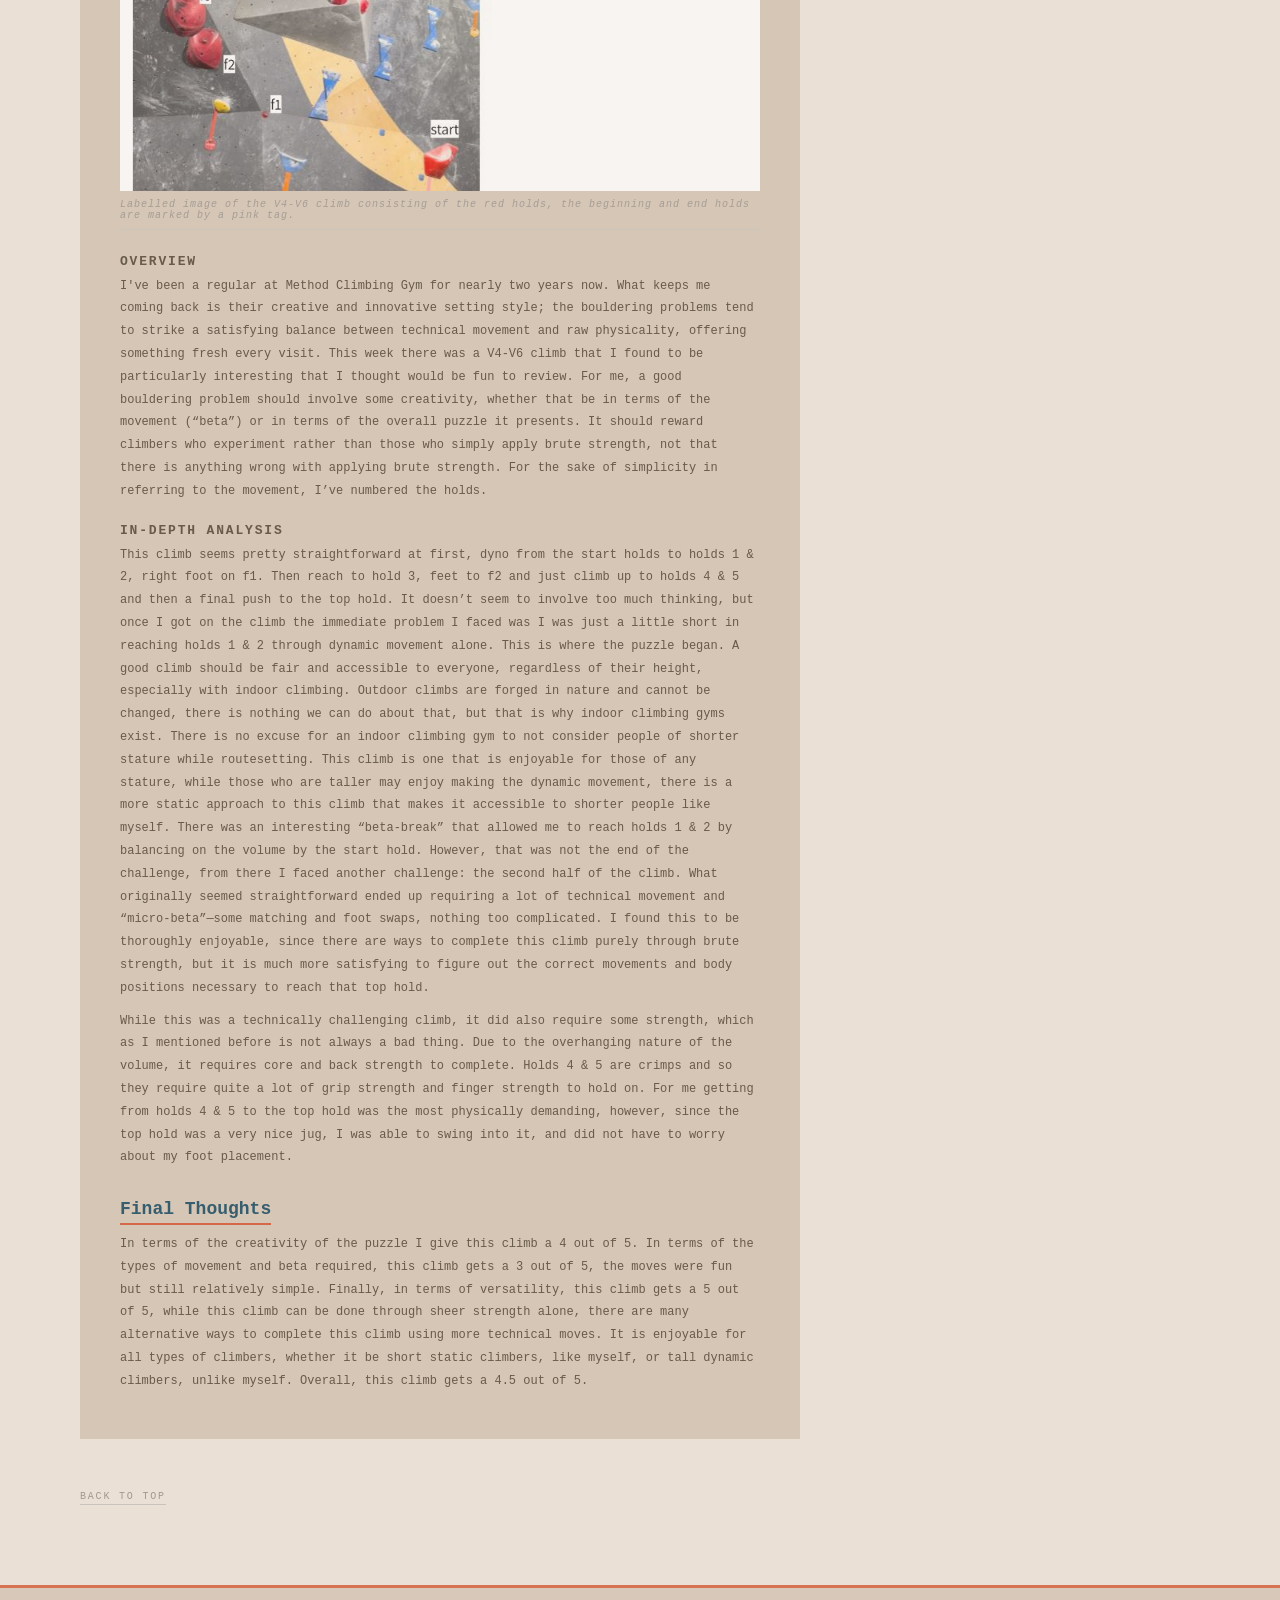
<file: reviews.html>
<!DOCTYPE html>
<html lang="en">

<head>
    <meta charset="UTF-8" />
    <meta name="viewport" content="width=device-width, initial-scale=1.0" />
    <link rel="stylesheet" href="styles.css">
    <title>Reviews</title>
</head>

<body>
    <div class="page-top">

        <div class="block block-logo" style="grid-area: logo">
            <a href="index.html"><img src="imgs/Untitled.svg" alt="Logo" class="logo-img" /></a>
        </div>

        <nav class="nav-bar" style="grid-area: nav;">
            <div class="nav-links">
                <a class="nav-link" href="about.html">About</a>
                <a class="nav-link" href="#">Feature</a>
                <a class="nav-link" href="map.html">Map</a>
                <a class="nav-link" href="reviews.html">Reviews</a>
                <a class="nav-link" href="imagegallery.html">Image Gallery</a>
            </div>
        </nav>

        <div class="block block-header" style="grid-area: header">
            <div class="header-rule"></div>
            <span class="title" style="font-size:25px; opacity:.7;">Reviews</span>
            <span class="subtitle ">Check out some of my reviews of different climbs, climbing products, and
                locations!</span>
        </div>

    </div>

    <main id="main-content" class="page-wrapper">

        <div class="reviews-grid">
            <div class="main-column">

                <nav class="page-nav" aria-label="Jump to review">
                    <p>On this page</p>
                    <ul>
                        <li><a href="#review-1">Review One: La Sportiva Women's Solution Comps Review
                            </a></li>
                        <li><a href="#review-2">Review Two: V4-V6 Climb at Method Climbing Gym
                            </a></li>
                    </ul>
                </nav>

                <article class="review" id="review-1">
                    <h1 id="review-1-heading">Does Performance On The Wall Come At A Cost?—La Sportiva Women's Solution
                        Comps
                        Review
                    </h1>

                    <div class="review-meta">
                        <span class="category">Product Review</span>
                        <span class="byline">By <a href="about.html">Niva Shah</a></span>
                        <time class="pub-date">March 25, 2026</time>
                    </div>

                    <div class="star-rating">
                        <span class="stars">★★★★☆</span>
                        <span class="rating-label">4 / 5</span>
                    </div>

                    <figure>

                        <img class="review-image" src="imgs/shoereview.jpg" height=" 500" width="500"
                            alt="La Sportiva Women's Solution Comps climbing shoes" />
                        <figcaption>
                            Here is me wearing my La Sportiva Solution Comps
                        </figcaption>
                    </figure>

                    <p>
                        If you’ve ever looked into getting climbing shoes, you will soon realize it’s a relatively small
                        market.
                        La Sportiva is one of the most well known and widely recognized brands in the climbing
                        community. Their
                        shoes have historically been reliable and favored by some of the best, just take a look at
                        climbing
                        shoes of the 2024 Paris Olympics. Today, I will be reviewing La Sportiva’s Women’s Solution
                        Comps
                        climbing shoes. These shoes are designed for indoor competitive climbing, meaning they focus on
                        performance and precision, with rubber most suitable for indoor holds rather than outdoor
                        terrain.
                    </p>

                    <p>
                        Reviewing climbing shoes objectively is quite difficult since their performance and comfort vary
                        depending on the individual, their foot shape, and climbing style. To provide some context, I
                        consider
                        myself to be an intermediate climber and I mostly prefer bouldering, specifically slab and
                        technical
                        climbs. I opted for these shoes because they praised their “surgical precision” and “maximum
                        grip”
                        rubber. I will be reviewing these shoes based on their comfort, performance, quality for price,
                        and
                        versatility.

                    </p>

                    <h4>Comfort</h4>

                    <p>
                        Rock climbing shoes are notoriously uncomfortable, requiring a break-in period to mold to the
                        climber’s
                        feet. The La Sportiva Women's Solution Comps took a little longer to break in than most other
                        shoes I’ve
                        tried. Even after a few months, they aren’t entirely comfortable off the wall. During the first
                        few
                        weeks wearing them for more than 5 minutes was downright painful. The comfort has improved with
                        increased use, but I still have to slide the heel off after climbs. The toe box and heel cup
                        design lead
                        to scarring and blisters especially early on. Now that I’ve broken them in, there isn’t as much
                        scarring. I’m going to give them a 2 out of 5 for comfort.
                    </p>
                    <h4>Performance </h4>
                    <p>
                        The rubber on these shoes was refreshing after climbing with my old worn out pair for so long. I
                        can
                        stay on the wall for absurd amounts of time and rubber is incredibly grippy. Combined with the
                        talon-like toe box, the precision on these shoes is impressive, perfect for slabby and technical
                        climbs
                        that require perfect foot placement. These shoes also just feel very reliable, I’m not afraid
                        that the
                        rubber will give out and I’ll slip and get grated against the wall. They are flexible despite
                        being
                        aggressive; they mold well to my feet and move as I need them to. The heel cup is absolutely
                        reliable
                        for heel hooks and provides dependable support on the wall. Similarly the toe box is narrow and
                        flexible, perfect for latching onto toe hooks. I’ve been able to take my climbing to another
                        level with
                        these shoes, trying out more advanced and sketchy moves that I would never be able to try out
                        with my
                        old shoes that were not as flexible, and definitely did not have as reliable rubber. As a static
                        climber, these shoes are perfect for trying out those balance-oriented dubious moves, or for
                        jamming
                        your heel into holds not made for heel hooks. These shoes have also proven their merit on
                        overhang
                        climbs, where keeping feet on the wall is difficult but essential, and these shoes made it
                        easier to
                        focus on the movement rather than focusing my energy on keeping my feet on the wall. They get a
                        4.5/5 on
                        performance.
                    </p>
                    <h4>Quality</h4>
                    <p>
                        These shoes are a bank-breaking $229, making them one of the most expensive climbing shoes on
                        the
                        market, but they deliver incredible performance and are comparable in price to similar options.
                        The
                        rubber and craftsmanship are exceptional, showing little wear after months of use and
                        maintaining strong
                        performance, earning a 4/5 for quality despite the high price.
                    </p>
                    <h4>Versatility</h4>
                    <p>These shoes are quite versatile, for slabs, overhangs, and static technical climbs, offering
                        strong
                        precision and balance. Even on overhang climbs, these shoes will hold on. For dynamic climbs,
                        the grip
                        helps with landing moves, but the aggressive shape is less helpful for explosive takeoffs. The
                        tradeoff
                        that comes with maximum grip and surgical precision is that there is no room for error, making
                        them
                        unforgiving for beginners. These shoes will grip on where the climber places their feet, which
                        sounds
                        like a dream come true for advanced climbers, but for beginner climbers who may not have as
                        exact
                        footwork, these shoes will be a pain—literally. I give them a 3 out of 5 in versatility. </p>

                    <h3>Overall</h3>
                    <p> 4.0 / 5 - Despite the low comfort score, these shoes are a solid 4 out of 5 for me. I weigh
                        performance
                        and versatility much more heavily, and these have helped me improve my climbing and allowed me
                        to
                        implement more advanced techniques.
                    </p>
                </article>

                <article class="review" id="review-2">
                    <h1 id="review-2-heading">A One Size Fits All Climb - A review of a V4-V6 Climb at Method Climbing
                        Gym </h1>

                    <div class="review-meta">
                        <span class="category">Climb/Beta Reviews</span>
                        <span class="byline">By <a href="about.html">Niva Shah</a></span>
                        <time class="pub-date">March 25, 2026</time>
                    </div>

                    <div class="star-rating" aria-label="Rating: 3.5 out of 5 stars">
                        <span class="stars" aria-hidden="true">★★★★☆</span>
                        <span class="rating-label">4.5 / 5</span>
                    </div>

                    <figure>

                        <img class="review-image" src="imgs/climbreview.jpg"
                            alt="A labelled picture of a V4-V6 Climb at Method Climbing Gym" />
                        <figcaption>
                            Labelled image of the V4-V6 climb consisting of the red holds, the beginning and end holds
                            are
                            marked by a pink tag.
                        </figcaption>
                    </figure>

                    <h4>Overview</h4>

                    <p>
                        I've been a regular at Method Climbing Gym for nearly two years now. What keeps me coming back
                        is their
                        creative and innovative setting style; the bouldering problems tend to strike a satisfying
                        balance
                        between technical movement and raw physicality, offering something fresh every visit. This week
                        there
                        was a V4-V6 climb that I found to be particularly interesting that I thought would be fun to
                        review. For
                        me, a good bouldering problem should involve some creativity, whether that be in terms of the
                        movement
                        (“beta”) or in terms of the overall puzzle it presents. It should reward climbers who experiment
                        rather
                        than those who simply apply brute strength, not that there is anything wrong with applying brute
                        strength. For the sake of simplicity in referring to the movement, I’ve numbered the holds.
                    </p>

                    <h4>In-Depth Analysis</h4>

                    <p>
                        This climb seems pretty straightforward at first, dyno from the start holds to holds 1 & 2,
                        right foot
                        on f1. Then reach to hold 3, feet to f2 and just climb up to holds 4 & 5 and then a final push
                        to the
                        top hold. It doesn’t seem to involve too much thinking, but once I got on the climb the
                        immediate
                        problem I faced was I was just a little short in reaching holds 1 & 2 through dynamic movement
                        alone.
                        This is where the puzzle began. A good climb should be fair and accessible to everyone,
                        regardless of
                        their height, especially with indoor climbing. Outdoor climbs are forged in nature and cannot be
                        changed, there is nothing we can do about that, but that is why indoor climbing gyms exist.
                        There is no
                        excuse for an indoor climbing gym to not consider people of shorter stature while routesetting.
                        This
                        climb is one that is enjoyable for those of any stature, while those who are taller may enjoy
                        making the
                        dynamic movement, there is a more static approach to this climb that makes it accessible to
                        shorter
                        people like myself. There was an interesting “beta-break” that allowed me to reach holds 1 & 2
                        by
                        balancing on the volume by the start hold. However, that was not the end of the challenge, from
                        there I
                        faced another challenge: the second half of the climb. What originally seemed straightforward
                        ended up
                        requiring a lot of technical movement and “micro-beta”—some matching and foot swaps, nothing too
                        complicated. I found this to be thoroughly enjoyable, since there are ways to complete this
                        climb purely
                        through brute strength, but it is much more satisfying to figure out the correct movements and
                        body
                        positions necessary to reach that top hold.

                    </p>

                    <p>
                        While this was a technically challenging climb, it did also require some strength, which as I
                        mentioned
                        before is not always a bad thing. Due to the overhanging nature of the volume, it requires core
                        and back
                        strength to complete. Holds 4 & 5 are crimps and so they require quite a lot of grip strength
                        and finger
                        strength to hold on. For me getting from holds 4 & 5 to the top hold was the most physically
                        demanding,
                        however, since the top hold was a very nice jug, I was able to swing into it, and did not have
                        to worry
                        about my foot placement.

                    </p>

                    <h3>Final Thoughts</h3>
                    <p>In terms of the creativity of the puzzle I give this climb a 4 out of 5. In terms of the types of
                        movement and beta required, this climb gets a 3 out of 5, the moves were fun but still
                        relatively
                        simple. Finally, in terms of versatility, this climb gets a 5 out of 5, while this climb can be
                        done
                        through sheer strength alone, there are many alternative ways to complete this climb using more
                        technical moves. It is enjoyable for all types of climbers, whether it be short static climbers,
                        like
                        myself, or tall dynamic climbers, unlike myself. Overall, this climb gets a 4.5 out of 5. </p>

                </article>

                <a class="back-to-top" href="#main-content">Back to top</a>
            </div>
            <aside class="sidebar">

                <div class="sidebar-block">
                    <h4>Recent Reviews</h4>

                    <a class="sidebar-recent-item" href="#review-1">
                        <span class="item-category">Product Review</span>
                        <span class="item-title">La Sportiva Women's Solution Comps Review</span>
                        <span class="sidebar-stars">★★★★☆</span>
                        <span class="item-date">March 25, 2026</span>
                    </a>

                    <a class="sidebar-recent-item" href="#review-2">
                        <span class="item-category">Climb / Beta Review</span>
                        <span class="item-title">V4–V6 Climb at Method Climbing Gym</span>
                        <span class="sidebar-stars">★★★★☆</span>
                        <span class="item-date">March 25, 2026</span>
                    </a>
                </div>

                <div class="sidebar-block">
                    <h4>Categories</h4>
                    <div class="sidebar-tags">
                        <a class="sidebar-tag" href="#">Product</a>
                        <a class="sidebar-tag" href="#">Climb</a>
                        <a class="sidebar-tag" href="#">Beta</a>
                        <a class="sidebar-tag" href="#">Gear</a>
                        <a class="sidebar-tag" href="#">Gym</a>
                    </div>
                </div>

                <div class="sidebar-block">
                    <h4>About These Reviews</h4>
                    <p style="font-size:11px; color:#5e503f; line-height:1.8;">
                        Reviews written from the perspective of an intermediate boulderer
                        based out of New Jersey. Focused on technical climbs, gear performance,
                        and gym culture! 
                    </p>
                </div>

            </aside>
        </div>
    </main>
    <footer>
        <div  class="block block-content" style="grid-area: footer"> © Compulsive Climber 2026
        </div>
    </footer>
</body>

</html>
</file>
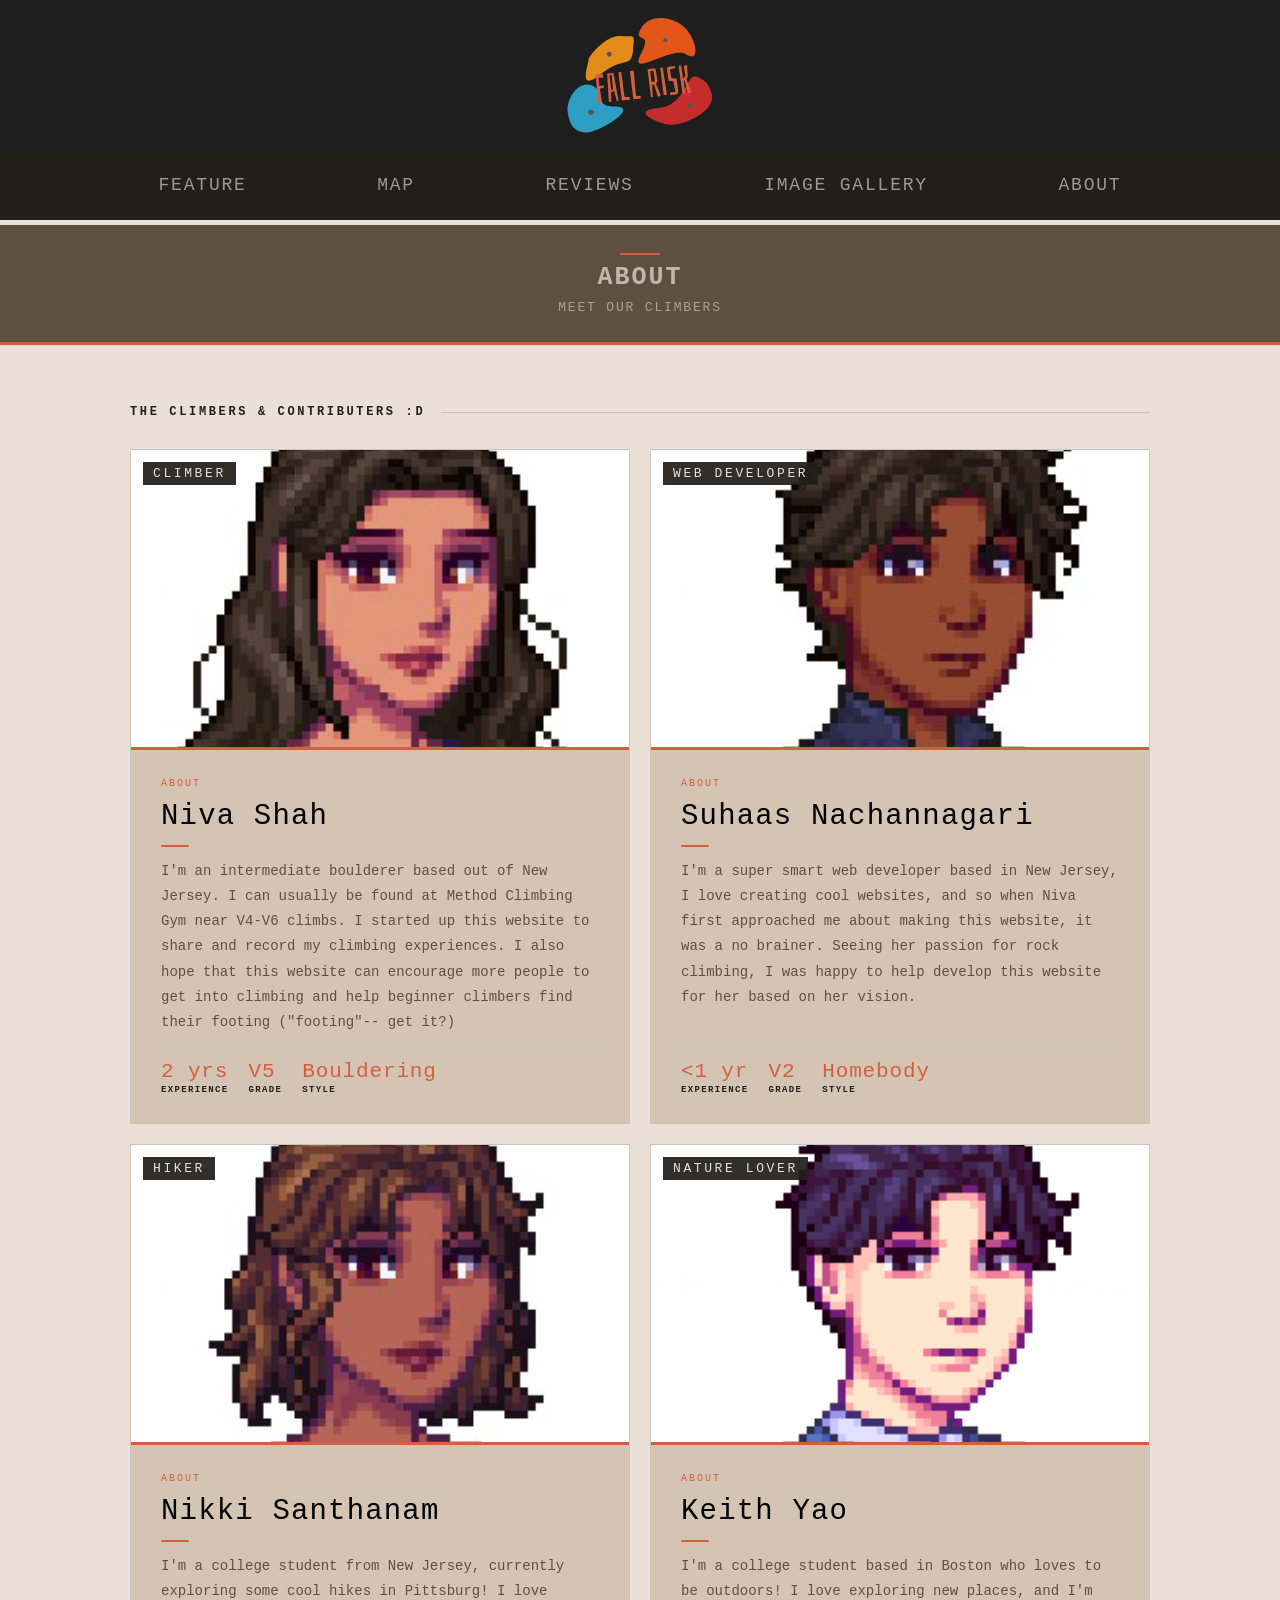
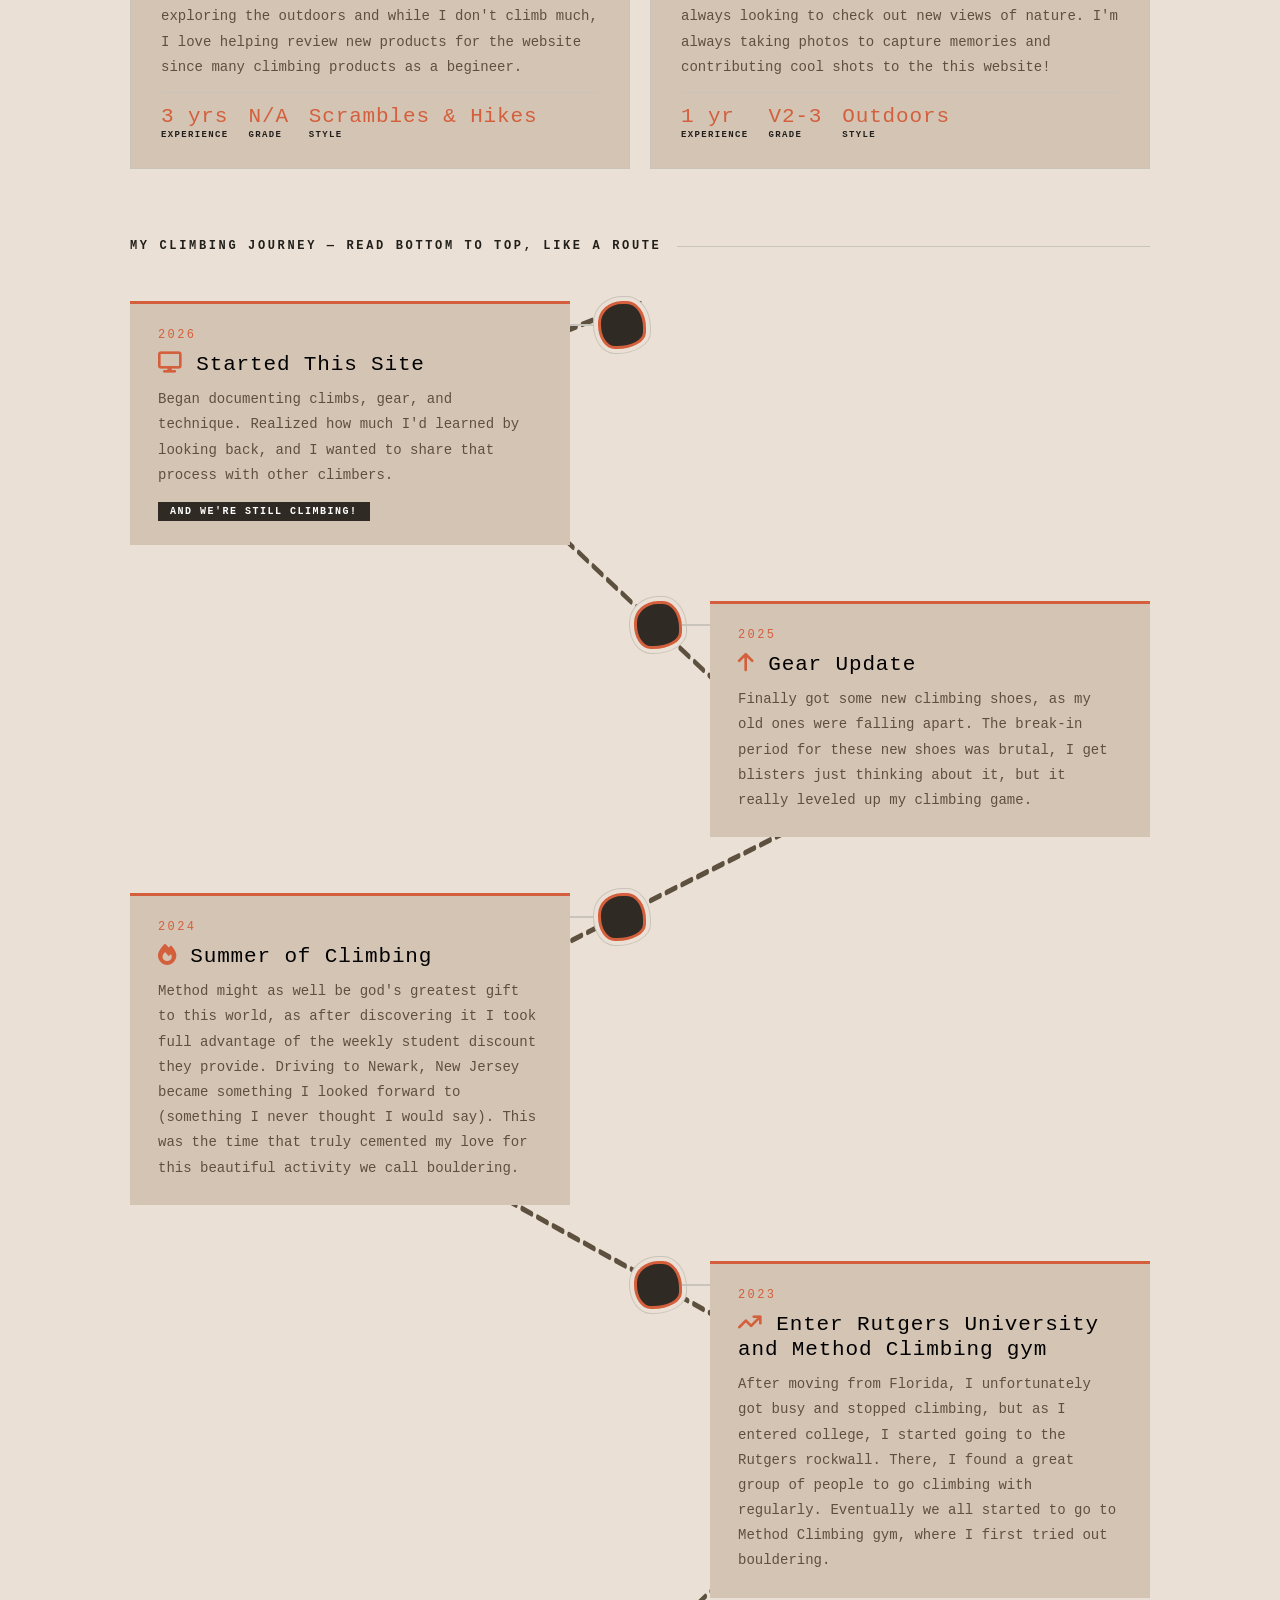
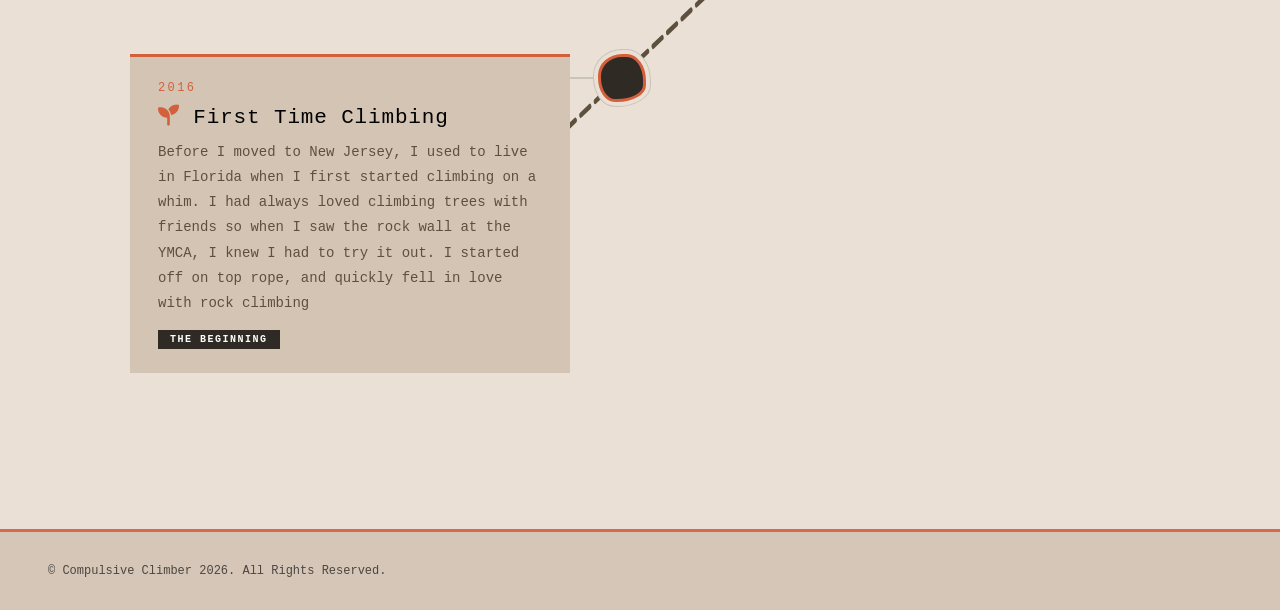
<file: projectproject/about.html>
<!DOCTYPE html>
<html lang="en">

<head>
    <meta charset="UTF-8" />
    <meta name="viewport" content="width=device-width, initial-scale=1.0" />
    <link rel="stylesheet" href="styles.css">
    <link rel="stylesheet" href="https://cdnjs.cloudflare.com/ajax/libs/font-awesome/6.5.1/css/all.min.css">
    <title>About</title>
</head>

<body>
    <div class="page-top">

        <div class="block block-logo" style="grid-area: logo">
            <a href="index.html"><img src="imgs/Untitled.svg" alt="Logo" class="logo-img" /></a>
        </div>

        <nav class="nav-bar" style="grid-area: nav;">
            <div class="nav-links">
                <a class="nav-link" href="feature.html">Feature</a>
                <a class="nav-link" href="map.html">Map</a>
                <a class="nav-link" href="reviews.html">Reviews</a>
                <a class="nav-link" href="imagegallery.html">Image Gallery</a>
                <a class="nav-link" href="about.html">About</a>
            </div>
        </nav>

        <div class="block block-header" style="grid-area: header">
            <div class="header-rule"></div>
            <span class="title" style="font-size:25px; opacity:.7;">About</span>
            <span class="subtitle">Meet our climbers</span>
        </div>

    </div>
    <div class="about-wrapper">
        <div class="bio-heading">The Climbers & Contributers :D</div>
        <div class="bio-grid">
            <div class="bio-card">
                <div class="bio-img-block">
                    <span class="bio-label">Climber</span>
                    <img src="imgs/about-page1.jpg" alt="Niva" />
                </div>
                <div class="bio-text-block">
                    <span class="bio-tag">About</span>
                    <div class="bio-name">Niva Shah</div>
                    <div class="bio-rule"></div>
                    <p>I'm an intermediate boulderer based out of New Jersey. I can usually be found at Method Climbing
                        Gym near V4-V6 climbs. I started up this website to share and record my climbing experiences. I
                        also hope that this website can encourage more people to get into climbing and help beginner
                        climbers find their footing ("footing"-- get it?) </p>
                    <div class="bio-stats">
                        <div class="bio-stat"><span class="stat-val">2 yrs</span><span
                                class="stat-label">Experience</span></div>
                        <div class="bio-stat"><span class="stat-val">V5</span><span class="stat-label">Grade</span>
                        </div>
                        <div class="bio-stat"><span class="stat-val">Bouldering</span><span
                                class="stat-label">Style</span></div>
                    </div>
                </div>
            </div>
            <div class="bio-card">
                <div class="bio-img-block">
                    <span class="bio-label">Web Developer</span>
                    <img src="imgs/about-page3.jpg" alt="Suhaas Nachannagari" />
                </div>
                <div class="bio-text-block">
                    <span class="bio-tag">About</span>
                    <div class="bio-name">Suhaas Nachannagari</div>
                    <div class="bio-rule"></div>
                    <p>I'm a super smart web developer based in New Jersey, I love creating cool websites, and so
                        when Niva first approached me about making this website, it was a no brainer. Seeing her passion
                        for rock climbing, I was happy to help develop this website for her based on her vision.</p>
                    <div class="bio-stats">
                        <div class="bio-stat"><span class="stat-val">
                                <1 yr </span><span class="stat-label">Experience</span></div>
                        <div class="bio-stat"><span class="stat-val">V2</span><span class="stat-label">Grade</span>
                        </div>
                        <div class="bio-stat"><span class="stat-val">Homebody</span><span
                                class="stat-label">Style</span></div>
                    </div>
                </div>
            </div>
            <div class="bio-card">
                <div class="bio-img-block">
                    <span class="bio-label">Hiker</span>
                    <img src="imgs/about-page2.jpg" alt="Nikki" />
                </div>
                <div class="bio-text-block">
                    <span class="bio-tag">About</span>
                    <div class="bio-name">Nikki Santhanam</div>
                    <div class="bio-rule"></div>
                    <p> I'm a college student from New Jersey, currently exploring some cool hikes in Pittsburg! I love
                        exploring the outdoors and while I don't climb much, I love helping review new products for the
                        website since many climbing products as a begineer. </p>
                    <div class="bio-stats">
                        <div class="bio-stat"><span class="stat-val">3 yrs</span><span
                                class="stat-label">Experience</span></div>
                        <div class="bio-stat"><span class="stat-val">N/A</span><span class="stat-label">Grade</span>
                        </div>
                        <div class="bio-stat"><span class="stat-val">Scrambles & Hikes</span><span
                                class="stat-label">Style</span></div>
                    </div>
                </div>
            </div>
            <div class="bio-card">
                <div class="bio-img-block">
                    <span class="bio-label">Nature Lover</span>
                    <img src="imgs/about-page4.png" alt="Keith" />
                </div>
                <div class="bio-text-block">
                    <span class="bio-tag">About</span>
                    <div class="bio-name">Keith Yao</div>
                    <div class="bio-rule"></div>
                    <p>I'm a college student based in Boston who loves to be outdoors! I love exploring new places, and
                        I'm always looking to check out new views of nature. I'm always taking photos to capture
                        memories and contributing cool shots to the this website!</p>
                    <div class="bio-stats">
                        <div class="bio-stat"><span class="stat-val">1 yr</span><span
                                class="stat-label">Experience</span></div>
                        <div class="bio-stat"><span class="stat-val">V2-3</span><span class="stat-label">Grade</span>
                        </div>
                        <div class="bio-stat"><span class="stat-val">Outdoors</span><span
                                class="stat-label">Style</span></div>
                    </div>
                </div>
            </div>
        </div>
        <div class="timeline-section">
            <div class="timeline-heading">My Climbing Journey — read bottom to top, like a route</div>
            <div class="climb-wall">
                <svg class="climb-rope" preserveAspectRatio="none" viewBox="0 0 1000 900"
                    xmlns="http://www.w3.org/2000/svg">
                    <polyline points="500,0 275,50 700,270 160,420 750,600 100,940" fill="none" stroke="#5e503f"
                        stroke-width="3" stroke-dasharray="10 6" stroke-linecap="round" />
                </svg>
                <div class="climb-event left">
                    <div class="event-content">
                        <span class="event-year">2026</span>
                        <div class="event-title"><i class="fa-solid fa-display" style="color: #d45f3c;"></i> Started This Site</div>
                        <p class="event-body">Began documenting climbs, gear, and technique. Realized how much I'd
                            learned by looking back, and I wanted to share that process with other climbers.</p>
                        <span class="grade-badge">And We're Still Climbing!</span>
                    </div>
                    <div class="event-connector"></div>
                    <div class="hold jug" title="Jug hold"></div>
                </div>
                <div class="climb-event right">
                    <div class="hold pinch" title="Pinch hold"></div>
                    <div class="event-connector"></div>
                    <div class="event-content">
                        <span class="event-year">2025</span>
                        <div class="event-title"><i class="fa-solid fa-arrow-up" style="color: #d45f3c;"></i> Gear Update</div>
                        <p class="event-body">Finally got some new climbing shoes, as my old ones were falling apart.
                            The break-in period for these new shoes was brutal, I get blisters just thinking about it,
                            but it really leveled up my climbing game.</p>
                    </div>
                </div>
                <div class="climb-event left">
                    <div class="event-content">
                        <span class="event-year">2024</span>
                        <div class="event-title"><i class="fa-solid fa-fire" style="color: #d45f3c;"></i> Summer of Climbing</div>
                        <p class="event-body"> Method might as well be god's greatest gift to this world, as after
                            discovering
                            it I took full advantage of the weekly student discount they provide. Driving to Newark, New
                            Jersey
                            became something
                            I looked forward to (something I never thought I would say). This was the time that truly
                            cemented my love
                            for this beautiful activity we call bouldering.
                        </p>
                    </div>
                    <div class="event-connector"></div>
                    <div class="hold sloper" title="Sloper hold"></div>
                </div>
                <div class="climb-event right">
                    <div class="hold crimp" title="Crimp hold"></div>
                    <div class="event-connector"></div>
                    <div class="event-content">
                        <span class="event-year">2023</span>
                        <div class="event-title"><i class="fa-solid fa-arrow-trend-up" style="color: #d45f3c;"></i> Enter Rutgers University and Method Climbing gym</div>
                        <p class="event-body">After moving from Florida, I unfortunately got busy and stopped climbing,
                            but as I entered college, I started going to the Rutgers rockwall. There, I found a great
                            group of people to go climbing with regularly. Eventually we all started to go to Method
                            Climbing gym, where I first tried out bouldering. </p>
                    </div>
                </div>
                <div class="climb-event left">
                    <div class="event-content">
                        <span class="event-year">2016</span>
                        <div class="event-title"><i class="fa-solid fa-seedling" style="color: #d45f3c;"></i> First Time Climbing</div>
                        <p class="event-body">Before I moved to New Jersey, I used to live in Florida when I first
                            started climbing on a whim. I had always loved climbing trees with friends so when I saw the
                            rock wall at the YMCA, I knew I had to try it out. I started off on top rope, and quickly
                            fell in love with rock climbing</p>
                        <span class="grade-badge">The Beginning</span>
                    </div>
                    <div class="event-connector"></div>
                    <div class="hold pocket" title="Pocket hold"></div>
                </div>
                <div class="climb-start">
                    <span class="start-label"> </span>
                </div>

            </div>
        </div>
    </div>
    <footer>
        <div  class="block block-content" style="grid-area: footer"> &copy; Compulsive Climber 2026. All Rights Reserved.
        </div>
    </footer>
</body>

</html>
</file>
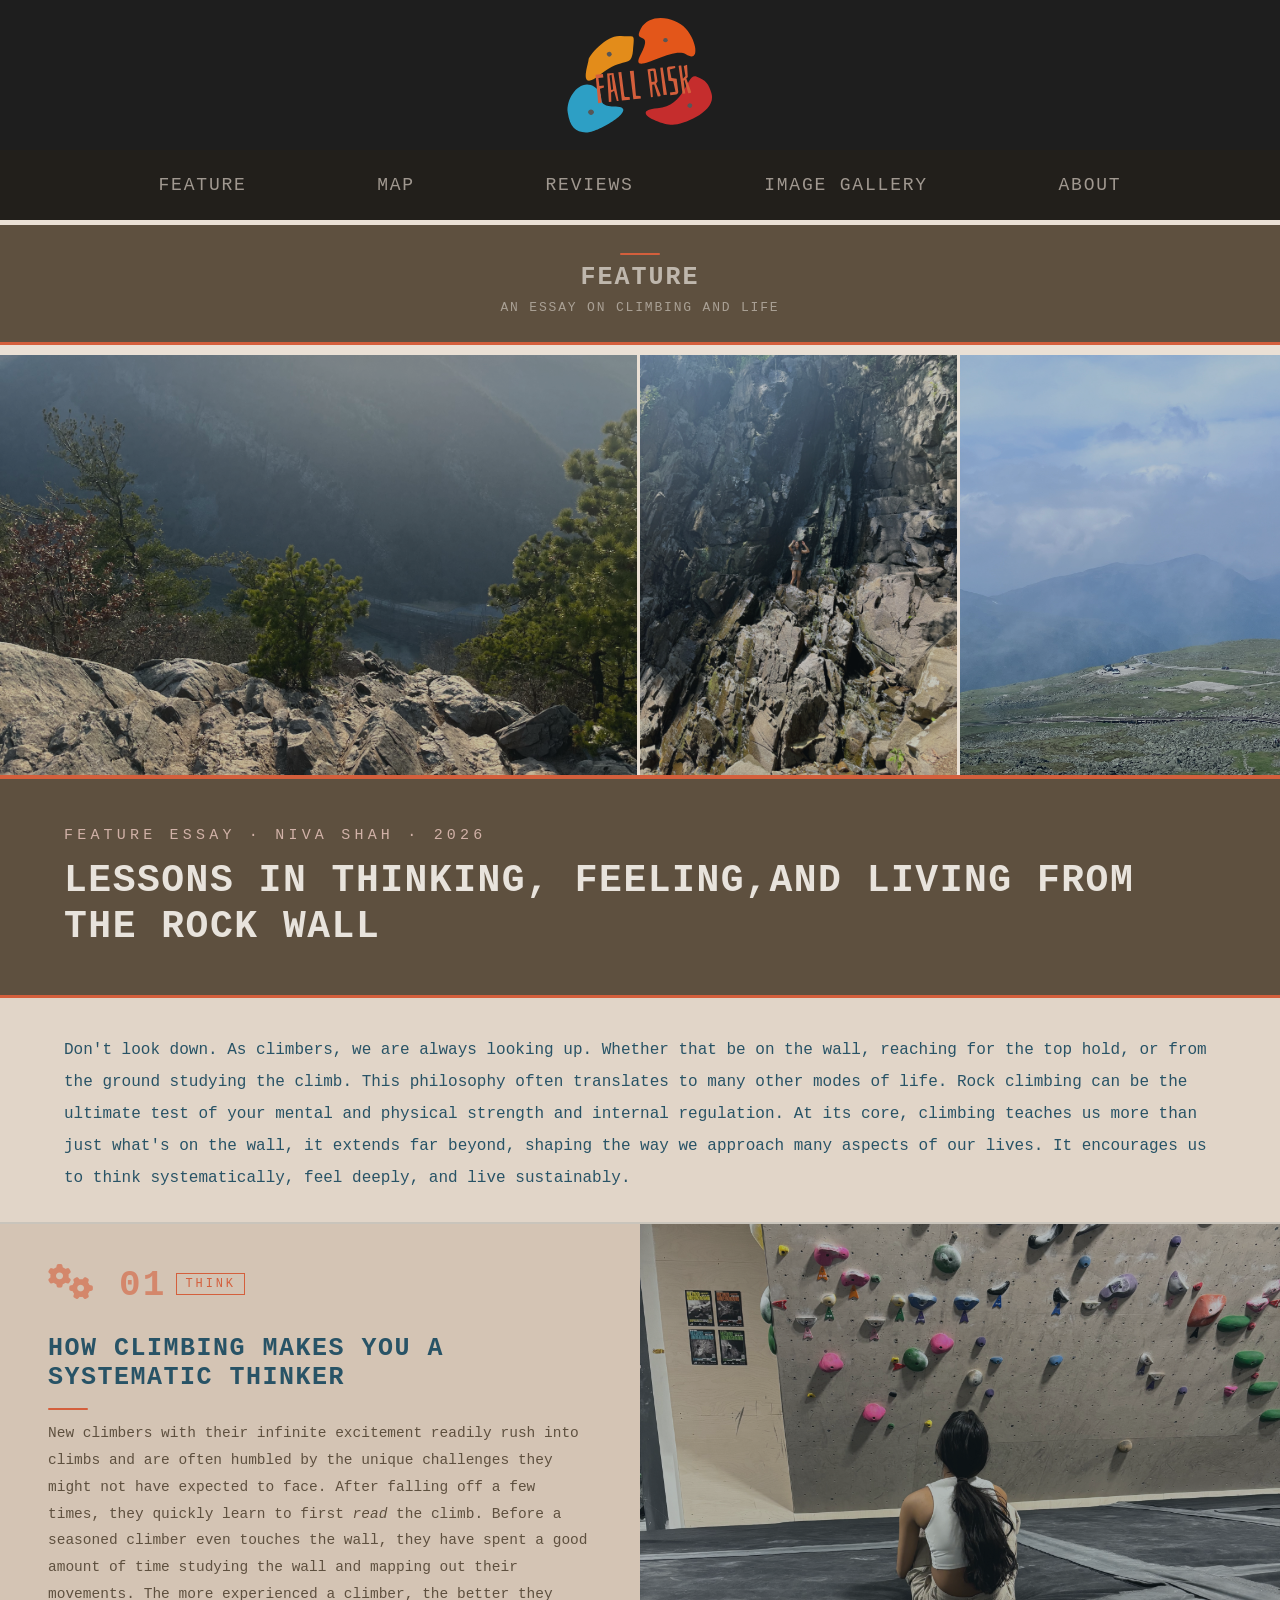
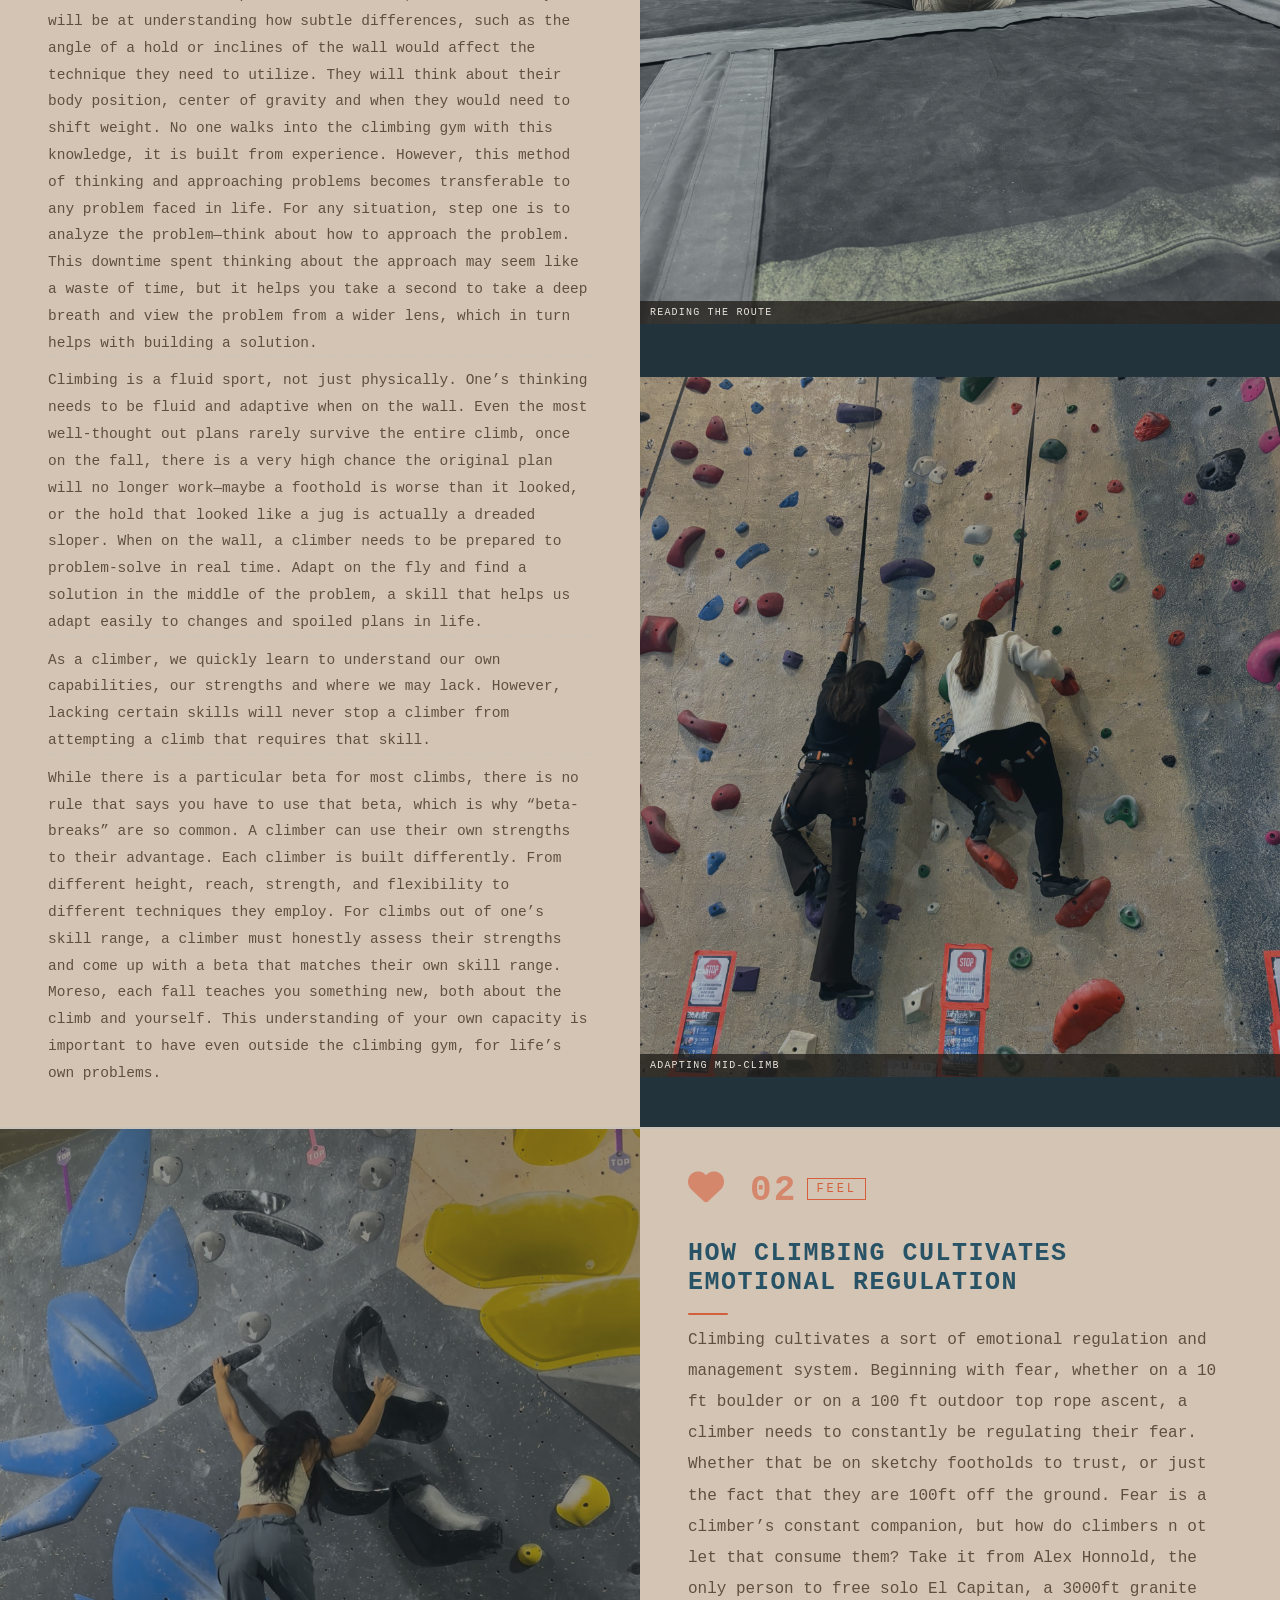
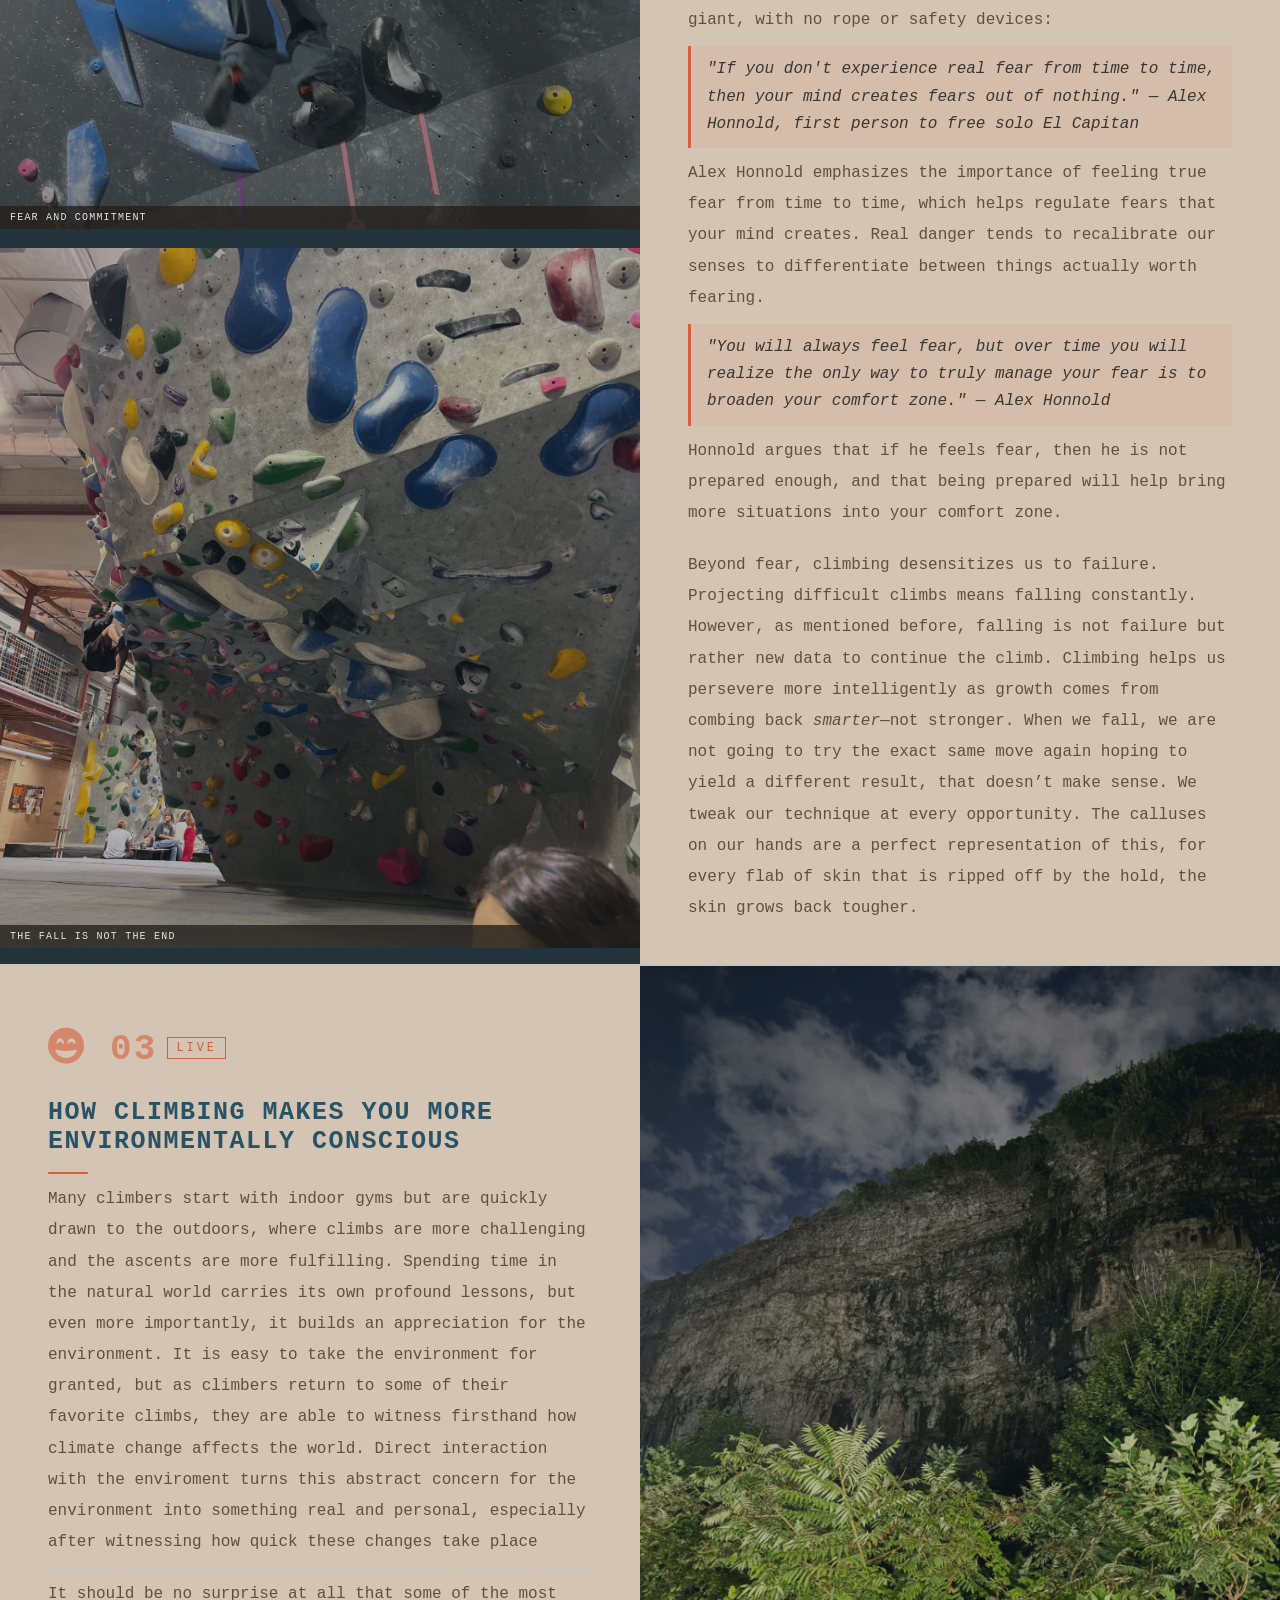
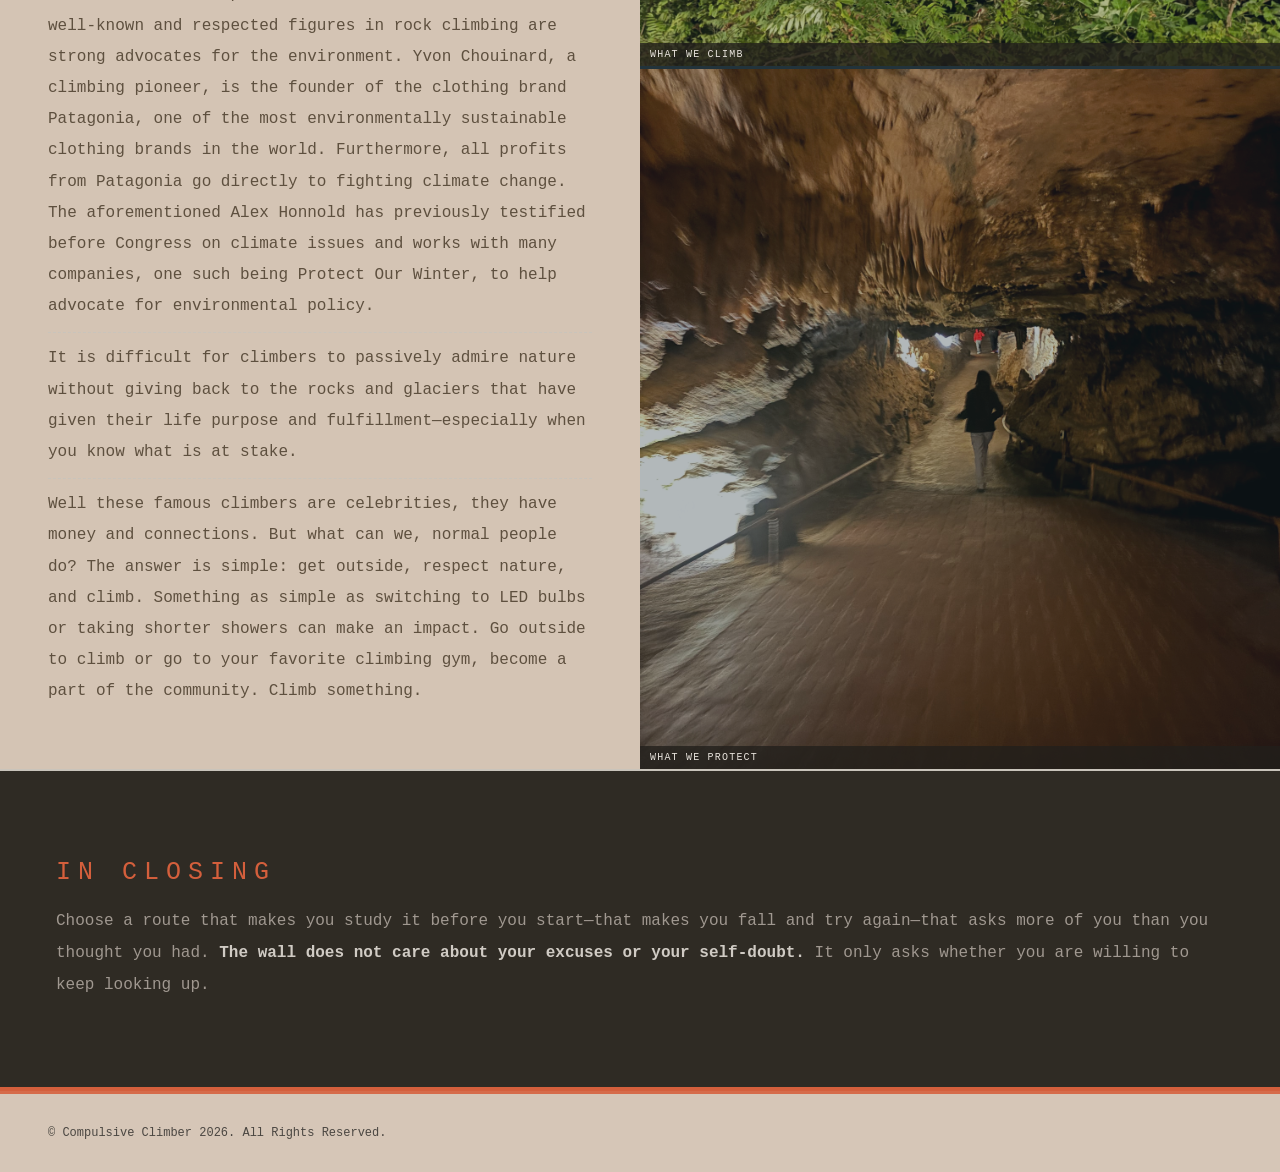
<file: projectproject/feature.html>
<!DOCTYPE html>
<html lang="en">

<head>
    <meta charset="UTF-8" />
    <meta name="viewport" content="width=device-width, initial-scale=1.0" />
    <link rel="stylesheet" href="styles.css">
    <link rel="stylesheet" href="https://cdnjs.cloudflare.com/ajax/libs/font-awesome/6.5.1/css/all.min.css">
    <title>Feature</title>

</head>

<body>
    <div class="page-top">

        <div class="block block-logo" style="grid-area: logo">
            <a href="index.html"><img src="imgs/Untitled.svg" alt="Logo" class="logo-img" /></a>
        </div>

        <nav class="nav-bar" style="grid-area: nav;">
            <div class="nav-links">
                <a class="nav-link" href="feature.html">Feature</a>
                <a class="nav-link" href="map.html">Map</a>
                <a class="nav-link" href="reviews.html">Reviews</a>
                <a class="nav-link" href="imagegallery.html">Image Gallery</a>
                <a class="nav-link" href="about.html">About</a>
            </div>
        </nav>

        <div class="block block-header" style="grid-area: header">
            <div class="header-rule"></div>
            <span class="title" style="font-size:25px; opacity:.7;">Feature</span>
            <span class="subtitle">An essay on climbing and life</span>
        </div>

    </div>

    <div class="feature-wrapper">
        <div class="feature-hero">

            <div class="hero-slot">
                <img class="hero-img" src="imgs/IMG_0046.JPG" alt="...">
    

            </div>

            <div class="hero-slot">
                <img class="hero-img" src="imgs/IMG_2108.JPG" alt="...">

            </div>

            <div class="hero-slot">
                <img class="hero-img" src="imgs/IMG_2851.JPG" alt="...">

            </div>

        </div>
        <div class="feature-title-block">
            <div class="feature-kicker">Feature Essay · Niva Shah · 2026</div>
            <div class="feature-title">
                Lessons in Thinking, Feeling,and Living from the Rock Wall
            </div>
        </div>

        <div class="feature-intro">
            <p>
                Don't look down. As climbers, we are always looking up. Whether that be on the wall,
                reaching for the top hold, or from the ground studying the climb. This philosophy often
                translates to many other modes of life. Rock climbing can be the ultimate test of your
                mental and physical strength and internal regulation. At its core, climbing teaches us more
                than just what's on the wall, it extends far beyond, shaping the way we approach many
                aspects of our lives. It encourages us to think systematically, feel deeply, and live sustainably.
            </p>
        </div>
        <div class="feature-section">

            <div class="section-text">
                    <div class="section-label">
                        <span class="section-num"><i class="fa-solid fa-gears" style="color: #d45f3c;"></i>  01</span>
                        <span class="section-tag">Think</span>
                    </div>

    
                <div class="section-heading">How Climbing Makes You a Systematic Thinker</div>
                <div class="header-rule"></div>
                <div class = "sec1text">
                <p> 
                    New climbers with their infinite excitement readily rush into climbs and are often humbled
                    by the unique challenges they might not have expected to face. After falling off a few times, 
                    they quickly learn to first <em>read</em> the climb. Before a seasoned climber even touches the wall, 
                    they have spent a good amount of time studying the wall and mapping out their movements. The more 
                    experienced a climber, the better they will be at understanding how subtle differences, such as the 
                    angle of a hold or inclines of the wall would affect the technique they need to utilize. They will 
                    think about their body position, center of gravity and when they would need to shift weight. No one 
                    walks into the climbing gym with this knowledge, it is built from experience. However, this method of 
                    thinking and approaching problems becomes transferable to any problem faced in life. For any situation, 
                    step one is to analyze the problem&mdash;think about how to approach the problem. This downtime spent thinking 
                    about the approach may seem like a waste of time, but it helps you take a second to take a deep breath 
                    and view the problem from a wider lens, which in turn helps with building a solution. 
                </p>

                <p>
                    Climbing is a fluid sport, not just physically. One’s thinking needs to be fluid 
                    and adaptive when on the wall. Even the most well-thought out plans rarely survive the entire
                    climb, once on the fall, there is a very high chance the original plan will no longer work&mdash;maybe 
                    a foothold is worse than it looked, or the hold that looked like a jug is actually a dreaded sloper. 
                    When on the wall, a climber needs to be prepared to problem-solve in real time. Adapt on the fly and 
                    find a solution in the middle of the problem, a skill that helps us adapt easily to changes and spoiled 
                    plans in life. 

                </p>

                <p>
                    As a climber, we quickly learn to understand our own capabilities, our strengths and where we may lack. 
                    However, lacking certain skills will never stop a climber from attempting a climb that requires that skill.
                </p>

                <p>
                    While there is a particular beta for most climbs, there is no rule that says you have to use that beta,
                    which is why “beta-breaks” are so common. A climber can use their own strengths to their advantage. 
                    Each climber is built differently. From different height, reach, strength, and flexibility to different 
                    techniques they employ. For climbs out of one’s skill range, a climber must honestly assess their 
                    strengths and come up with a beta that matches their own skill range. Moreso, each fall teaches you 
                    something new, both about the climb and yourself. This understanding of your own capacity is important 
                    to have even outside the climbing gym, for life’s own problems. 

                </p>
            </div>
            </div>

            <div class="section-images">
                <div class="img-slot">
                    <img class="hero-img" src="imgs/IMG_8328.jpg" alt="...">

                    <div class="slot-caption">Reading the route</div>
                </div>
                <div class="img-slot">
                    <img class="hero-img" src="imgs/IMG_4330.JPG" alt="...">

                    <div class="slot-caption">Adapting mid-climb</div>
                </div>
            </div>

        </div>

        <div class="feature-section reverse">

            <div class="section-text">
                <div class="section-label">
                    <span class="section-num"><i class="fa-solid fa-heart" style="color: #d45f3c;"></i> 02</span>
                    <span class="section-tag">Feel</span>
                </div>
                <div class="section-heading">How Climbing Cultivates Emotional Regulation</div>
                <div class="header-rule"></div>

                <p>
                    Climbing cultivates a sort of emotional regulation and management system. Beginning with
                    fear, whether on a 10 ft boulder or on a 100 ft outdoor top rope ascent, a climber
                    needs to constantly be regulating their fear. Whether that be on sketchy footholds to trust, or just
                    the fact that they are 100ft off the ground. Fear is a climber’s constant companion, but how do climbers n
                    ot let that consume them? Take it from Alex Honnold, the only person to free
                    solo El Capitan, a 3000ft granite giant, with no rope or safety devices:
                </p>

                <div class="pull-quote">
                    "If you don't experience real fear from time to time, then your mind creates fears
                    out of nothing." — Alex Honnold, first person to free solo El Capitan
                </div>

                <p>
                    Alex Honnold emphasizes the importance of feeling true fear from time to time, which helps regulate
                    fears that your mind creates. Real danger tends to recalibrate our senses to differentiate between
                    things actually worth fearing.
                </p>

                <div class="pull-quote">
                    "You will always feel fear, but over time you will realize the only way to truly manage your fear is
                    to broaden your comfort zone." — Alex Honnold
                </div>
                <p>
                    Honnold argues that if he feels fear, then he is not prepared enough, and that being prepared will
                    help bring more situations into your comfort zone.
                </p>


                <p>
                    Beyond fear, climbing desensitizes us to failure. Projecting difficult climbs means falling constantly.
                     However, as mentioned before, falling is not failure but rather new data to continue the climb. 
                     Climbing helps us persevere more intelligently as growth comes from combing back <em>smarter</em>&mdash;not stronger. 
                     When we fall, we are not going to try the exact same move again hoping to yield a different result, that doesn’t 
                     make sense. We tweak our technique at every opportunity. The calluses on our hands are a perfect representation of this,
                    for every flab of skin that is ripped off by the hold, the skin grows back tougher. 

                </p>
            </div>

            <div class="section-images">
                <div class="img-slot">
                    <img src="imgs/IMG_8686.jpg" alt="Controlling fear on the wall">


                    <div class="slot-caption">Fear and commitment</div>
                </div>
                <div class="img-slot">
                    <img src="imgs/77805113816__753B72EB-9879-4483-B38E-C835820F30C5.JPG" alt="Controlling fear on the wall">

                    <div class="slot-caption">The fall is not the end</div>
                </div>
            </div>

        </div>
        <div class="feature-section">

            <div class="section-text">
                <div class="section-label">
                    <span class="section-num"><i class="fa-solid fa-face-grin-beam"></i>  03</span>
                    <span class="section-tag">Live</span>
                </div>
                <div class="section-heading">How Climbing Makes You More Environmentally Conscious</div>
                <div class="header-rule"></div>

                <p>
                    Many climbers start with indoor gyms but are quickly drawn to the outdoors, where climbs 
                    are more challenging and the ascents are more fulfilling. Spending time in the natural world 
                    carries its own profound lessons, but even more importantly, it builds an appreciation for the 
                    environment. It is easy to take the environment for granted, but as climbers return to some of 
                    their favorite climbs, they are able to witness firsthand how climate change affects the world. 
                    Direct interaction with the enviroment turns this abstract concern for the environment into something 
                    real and personal, especially after witnessing how quick these changes take place
                </p>

                <p>
                    It should be no surprise at all that some of the most well-known and respected figures in rock climbing 
                    are strong advocates for the environment. Yvon Chouinard, a climbing pioneer, is the founder of the 
                    clothing brand Patagonia, one of the most environmentally sustainable clothing brands in the world. 
                    Furthermore, all profits from Patagonia go directly to fighting climate change. The aforementioned Alex 
                    Honnold has previously testified before Congress on climate issues and works with many companies, one such 
                    being Protect Our Winter, to help advocate for environmental policy.
                </p>

                <p>
                    It is difficult for climbers to passively admire nature without giving back to the rocks and 
                    glaciers that have given their life purpose and fulfillment&mdash;especially when you know what is at stake. 

                </p>

                <p>
                    Well these famous climbers are celebrities, they have money and connections. 
                    But what can we, normal people do? The answer is simple: get outside, respect nature, 
                    and climb. Something as simple as switching to LED bulbs or taking shorter showers can 
                    make an impact. Go outside to climb or go to your favorite climbing gym, become a part 
                    of the community. Climb something. 
                </p>
            </div>

            <div class="section-images">
                <div class="img-slot">

                    <img src="imgs/IMG_6488.jpg" alt="Controlling fear on the wall">
                    <div class="slot-caption">What we climb</div>
                </div>
                <div class="img-slot">
                    <img src="imgs/IMG_7537.jpg" alt="Controlling fear on the wall">
                    <div class="img-placeholder">
                        <div class="slot-caption">What we protect</div>
                    </div>
                </div>

            </div>

        </div>
        <div class="feature-closing">
            <div class="closing-text">
                <span class="close-label">In closing</span>
                <p>
                    Choose a route that makes you study it before you start&mdash;that makes you fall
                    and try again&mdash;that asks more of you than you thought you had.
                    <em>The wall does not care about your excuses or your self-doubt.</em>
                    It only asks whether you are willing to keep looking up.
                </p>
            </div>

        </div>

        <footer>
            <div class="block block-content" style="grid-area: footer"> &copy; Compulsive Climber 2026. All Rights Reserved.
            </div>
        </footer>
</body>

</html>
</file>
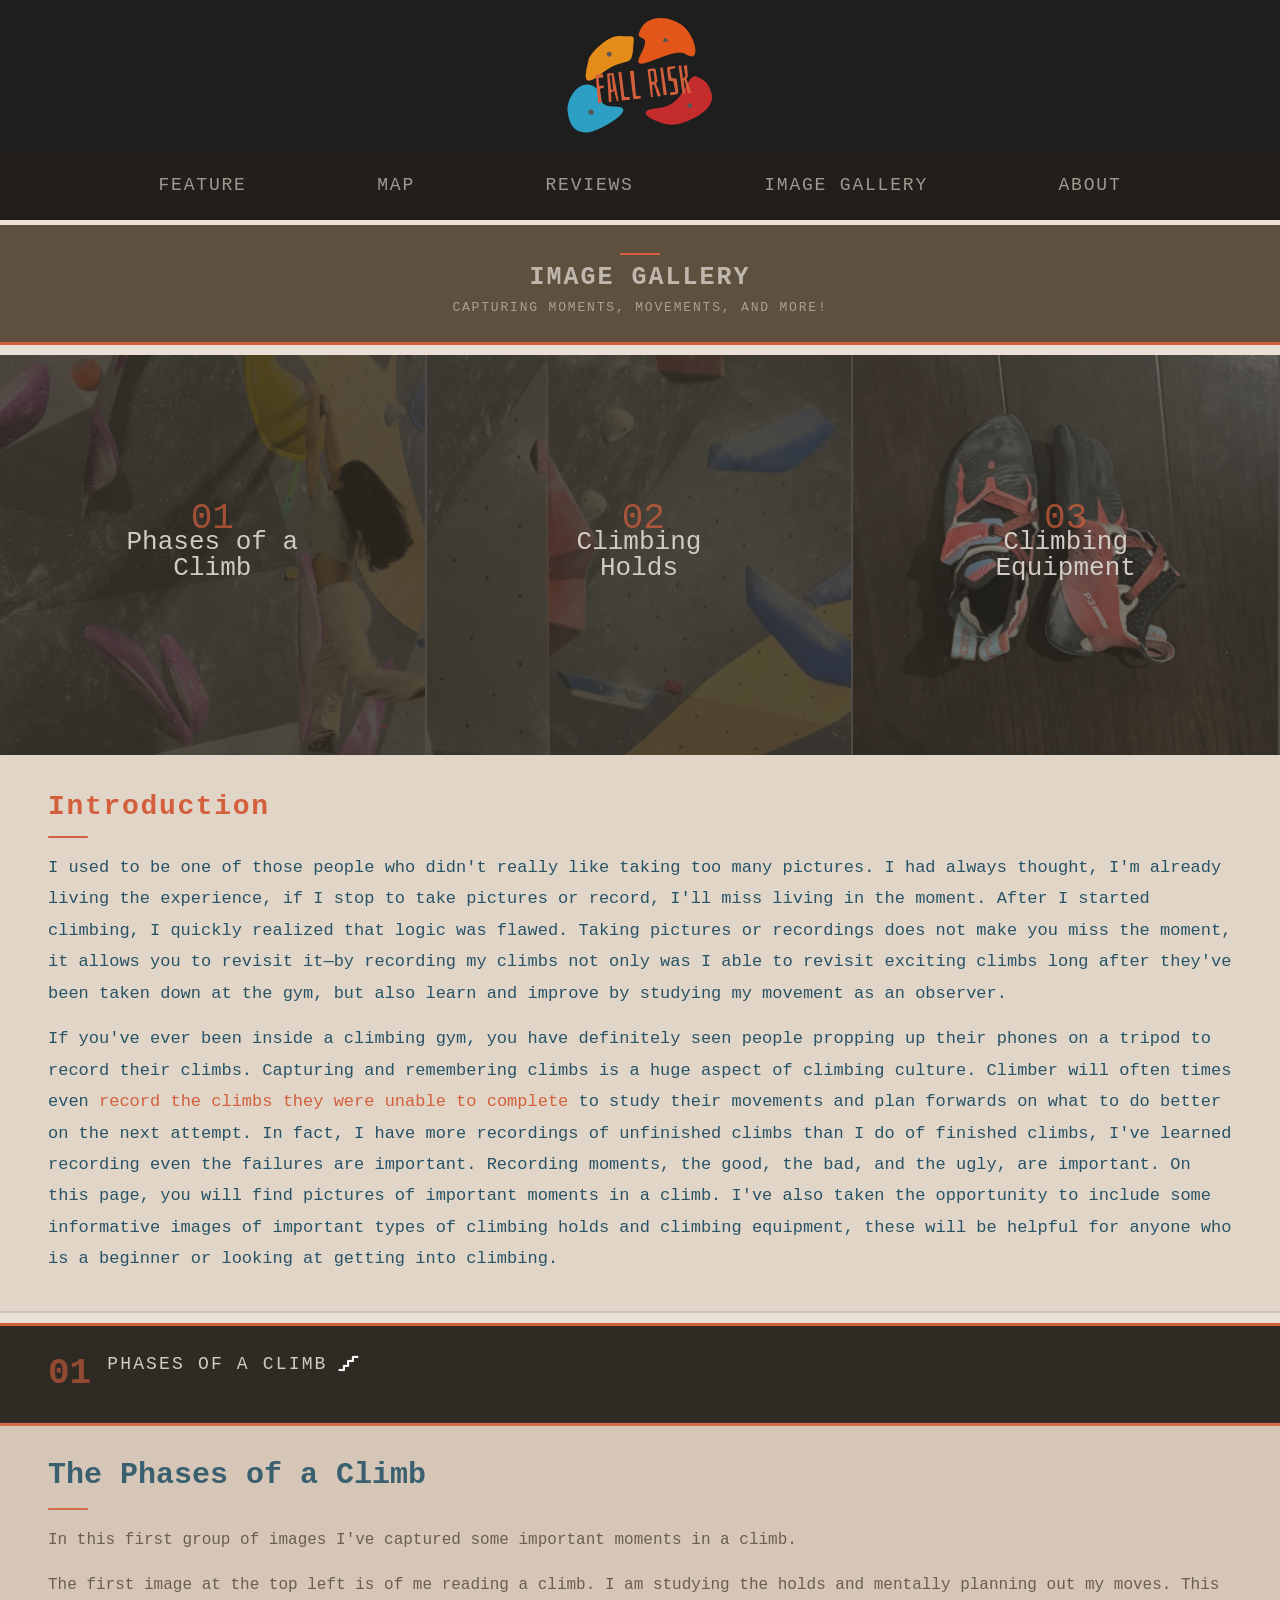
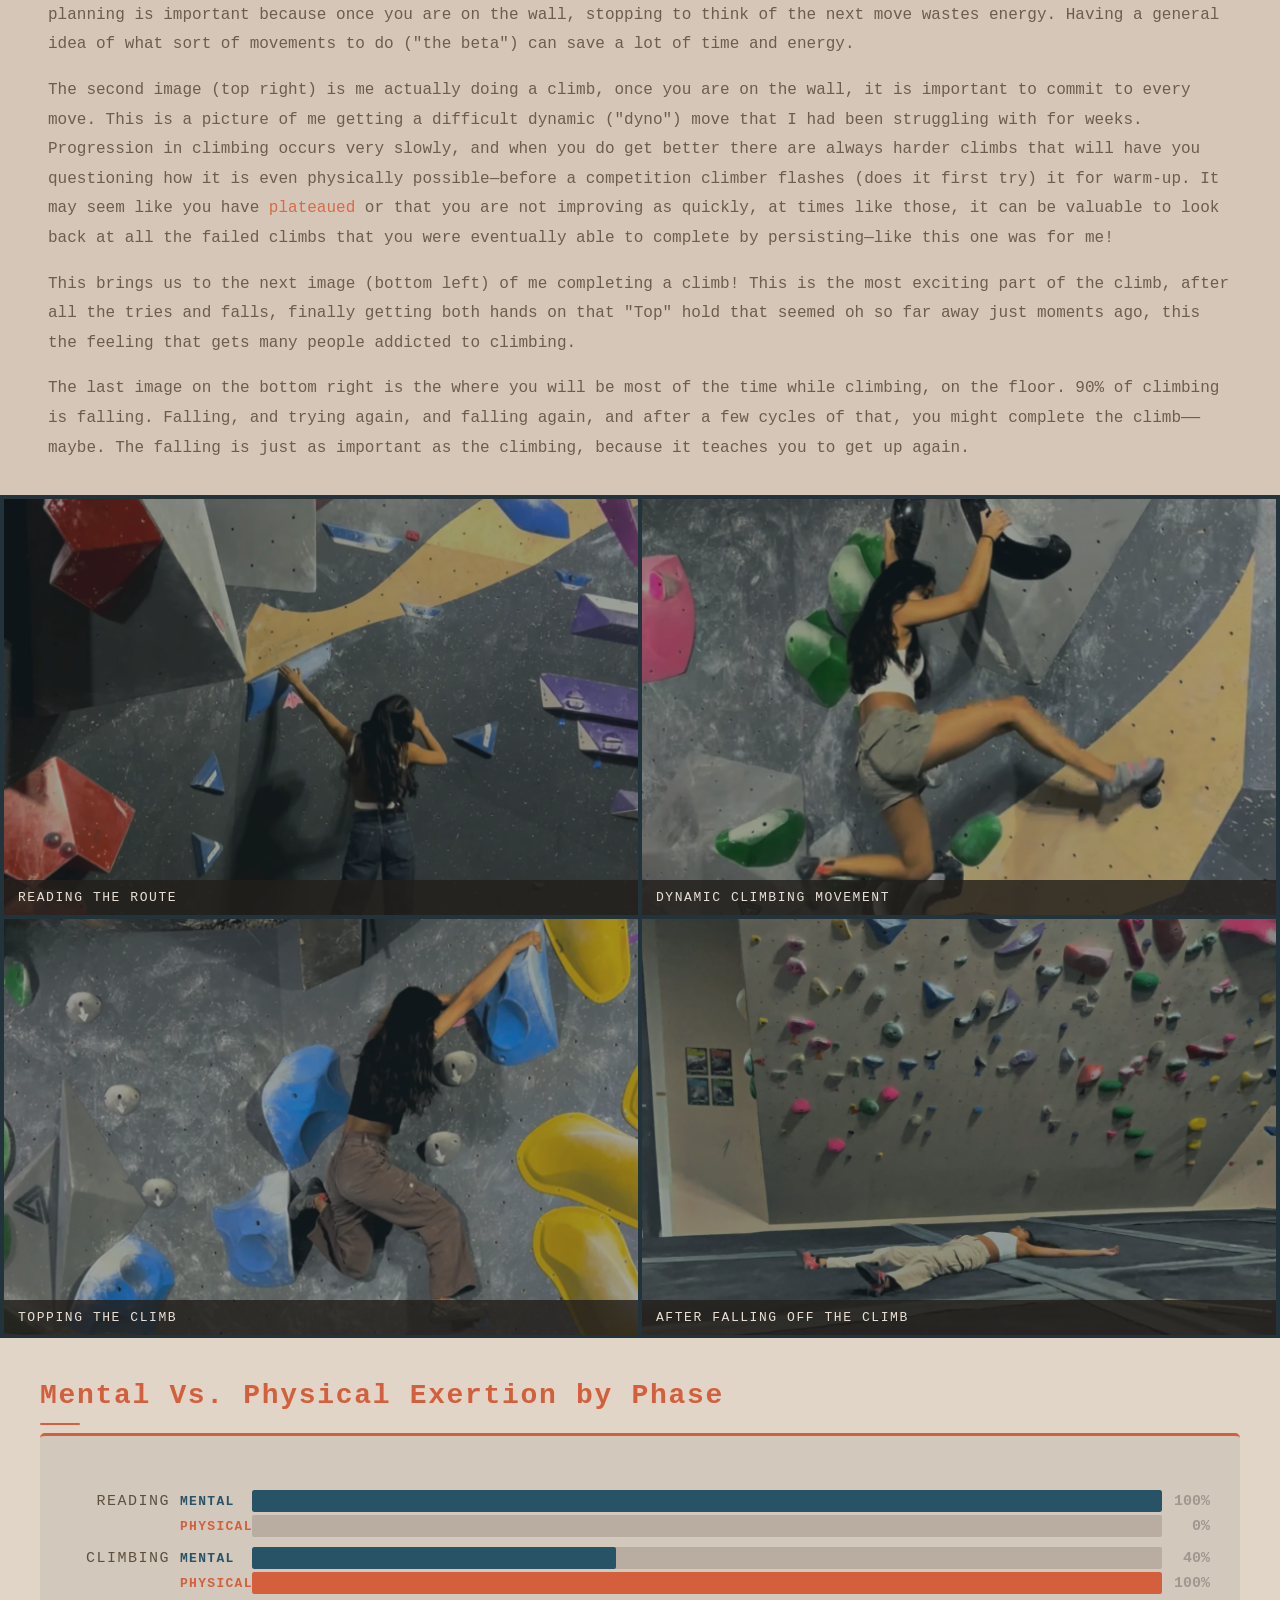
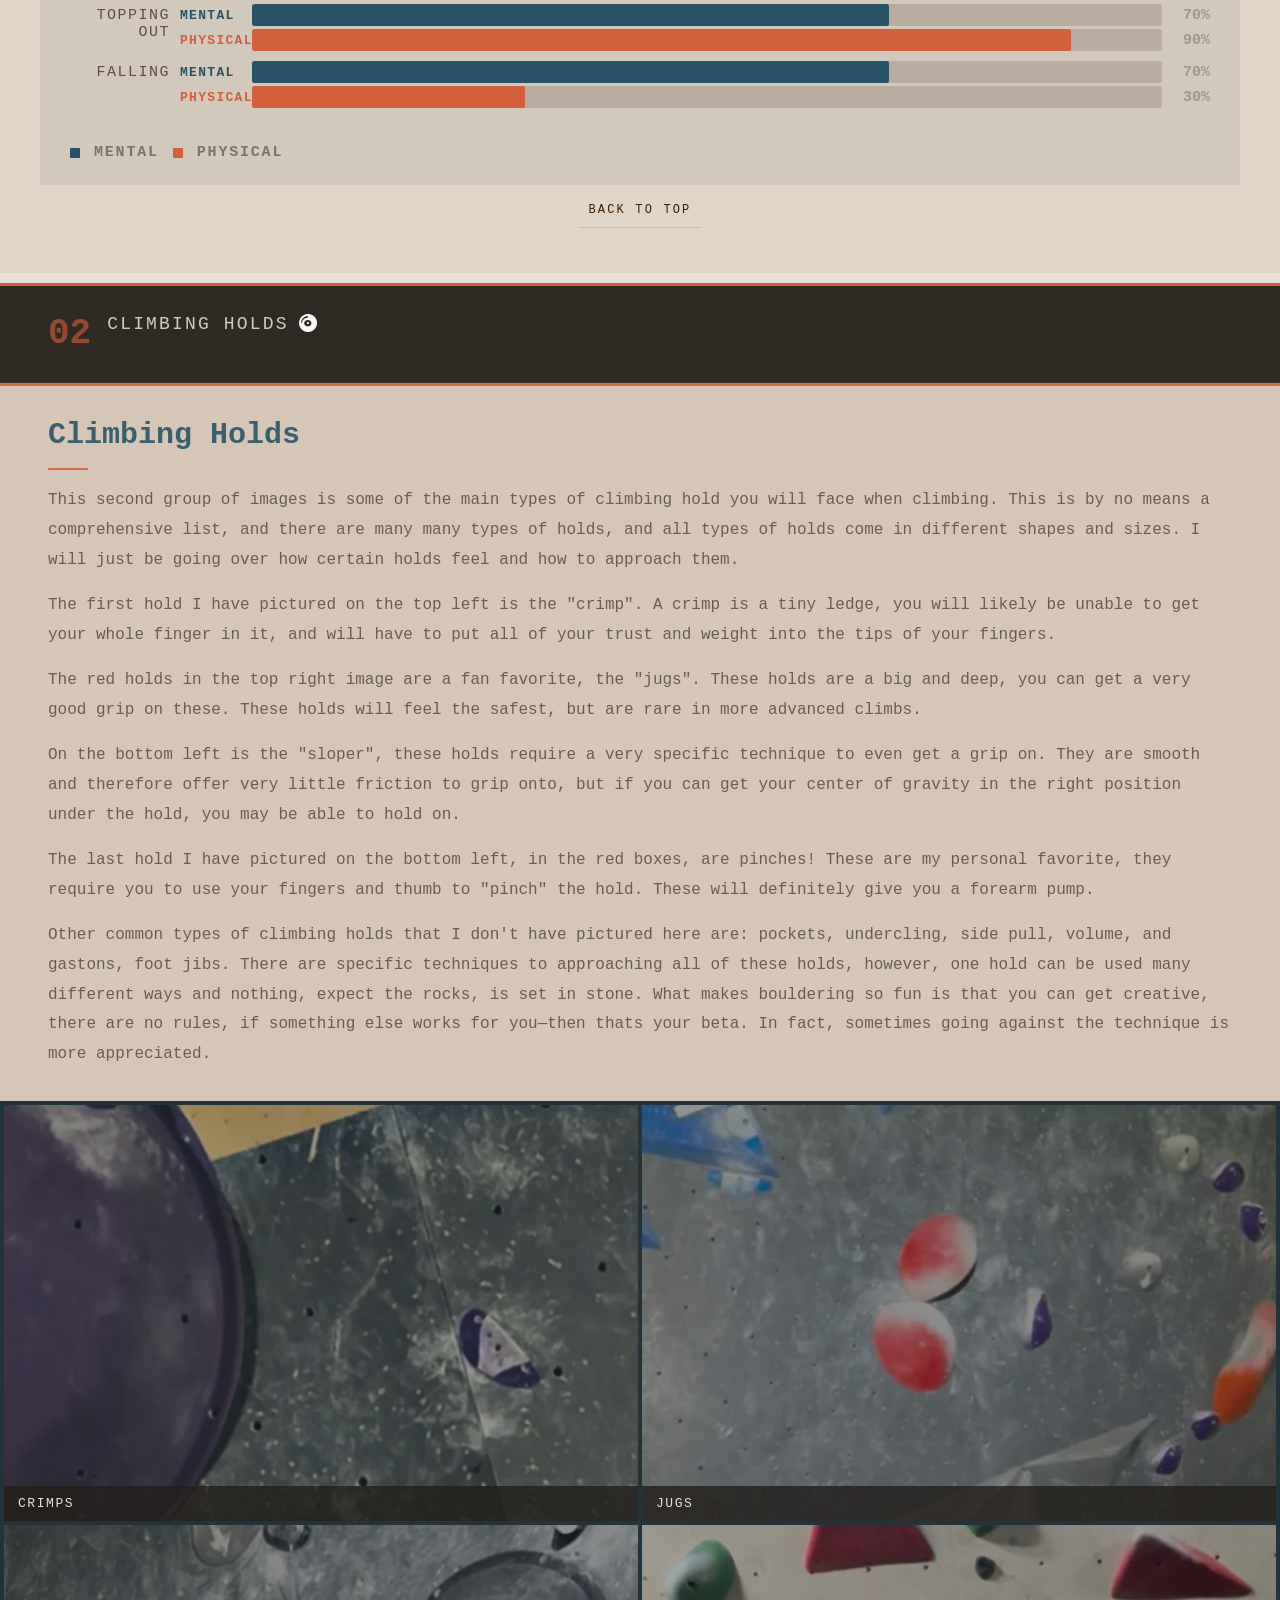
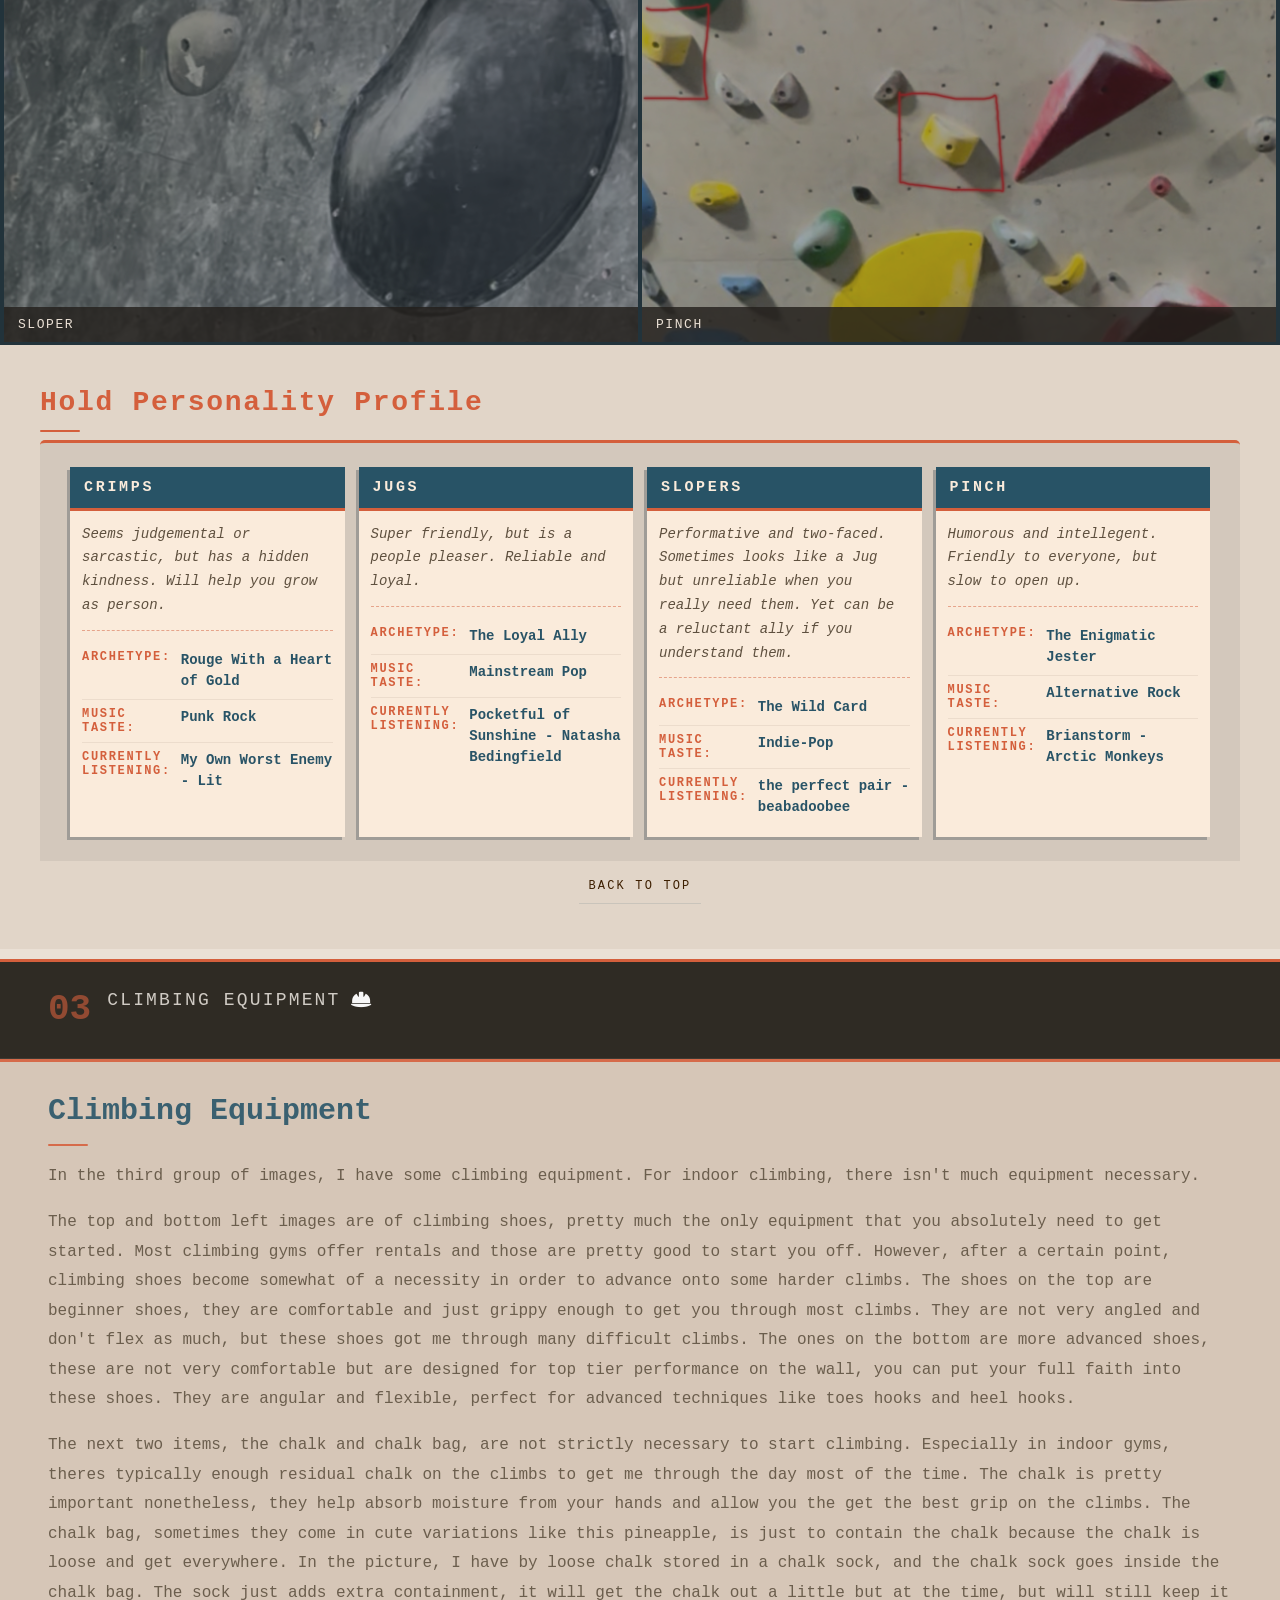
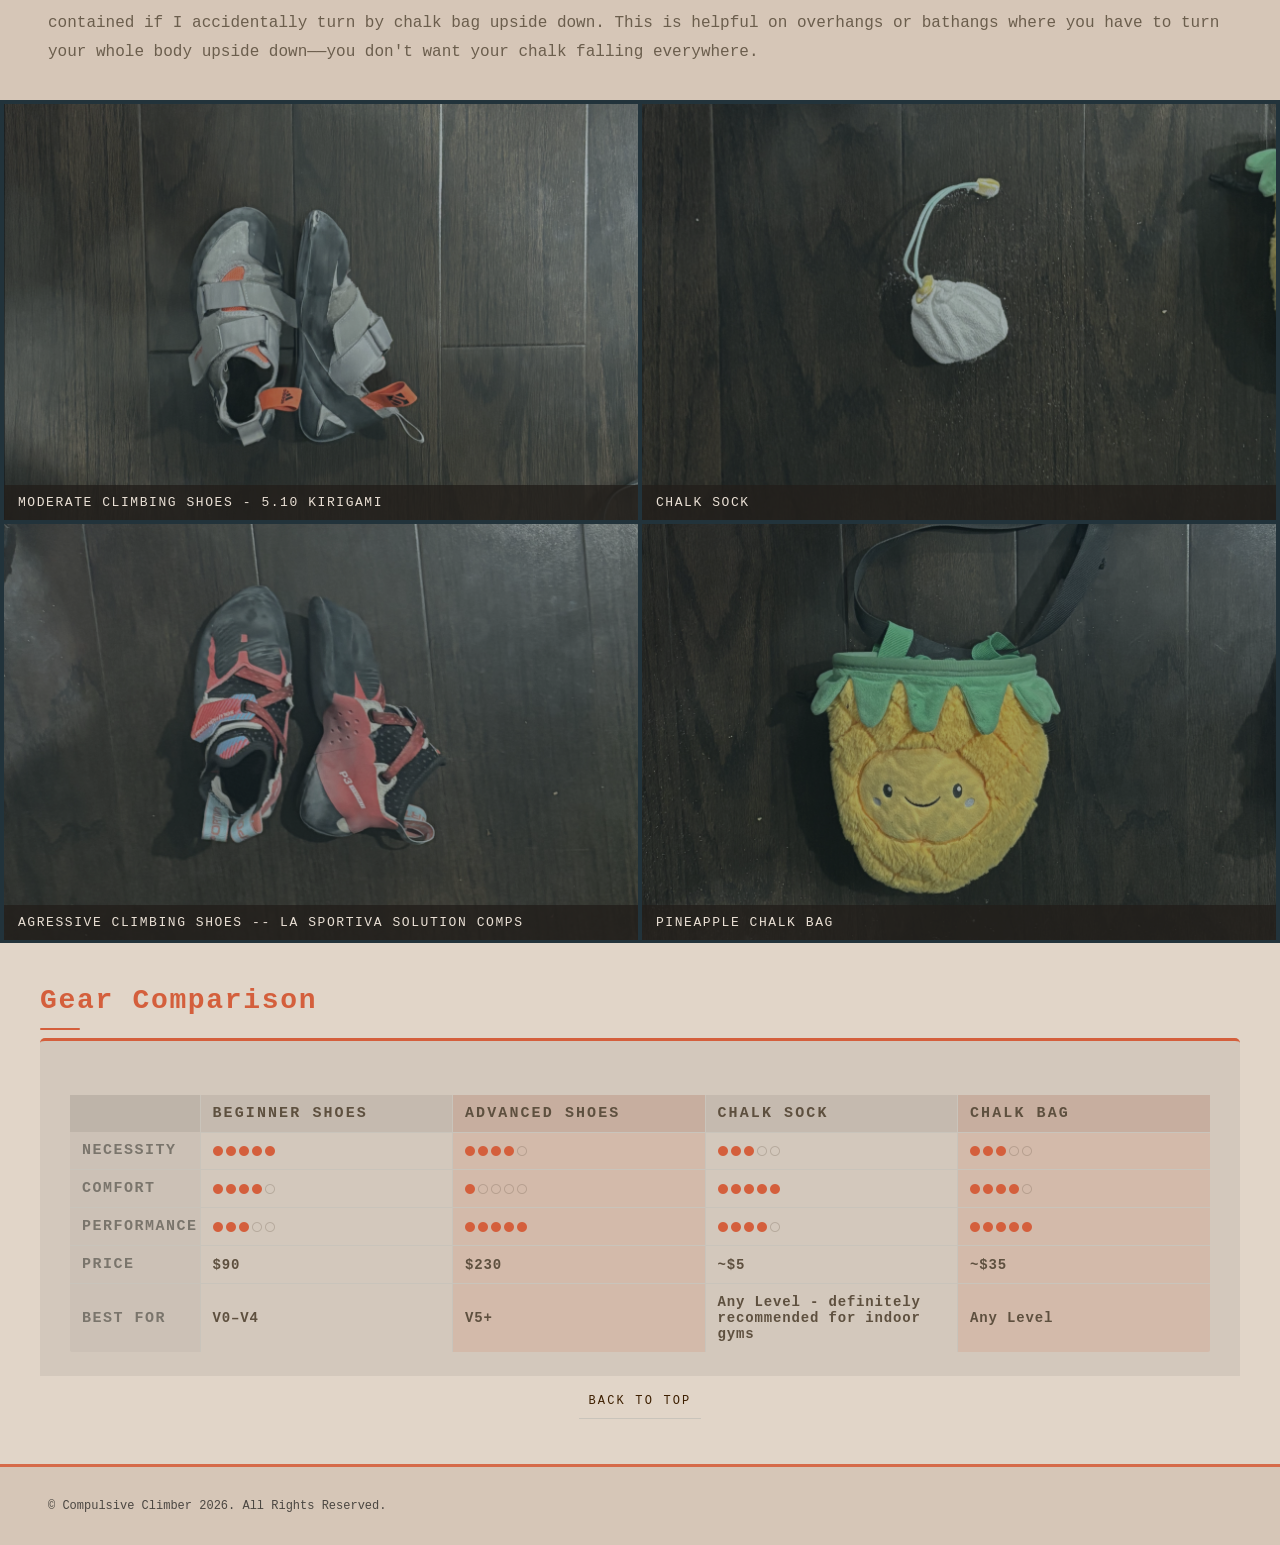
<file: projectproject/imagegallery.html>
<!DOCTYPE html>
<html lang="en">

<head>
    <meta charset="UTF-8" />
    <meta name="viewport" content="width=device-width, initial-scale=1.0" />
    <link rel="stylesheet" href="styles.css">
    <link rel="stylesheet" href="https://cdnjs.cloudflare.com/ajax/libs/font-awesome/6.5.1/css/all.min.css">
    <title>Images</title>
</head>

<body>
    <div class="page">
        <div class="block block-logo" style="grid-area: logo">
            <a href="index.html"><img src="imgs/Untitled.svg" alt="Logo" class="logo-img" /></a>
        </div>

        <nav class="nav-bar" style="grid-area: nav;">
            <div class="nav-links">
                <a class="nav-link" href="feature.html">Feature</a>
                <a class="nav-link" href="map.html">Map</a>
                <a class="nav-link" href="reviews.html">Reviews</a>
                <a class="nav-link" href="imagegallery.html">Image Gallery</a>
                <a class="nav-link" href="about.html">About</a>
            </div>
        </nav>

        <div class="block block-header" style="grid-area: header">
            <div class="header-rule"></div>
            <span class="title" style="font-size:25px; opacity:.7;">Image Gallery</span>
            <span class="subtitle ">Capturing moments, movements, and more!</span>
        </div>

        <div class="gallery-content" id = "top">

            <div class="gallery-groups">
                <div class="block block-group">
                    <a href="#group1">
                        <div class="group-container">
                            <img src="imgs/group1-bg.jpg" alt="Group 1 Background Image">
                            <div class="centered" style="transform: translate(-50%, -150%);"><span
                                    class="group-num">01</span>
                            </div>
                            <div class="centered">Phases of a Climb</div>
                        </div>
                    </a>
                </div>

                <div class="block block-group">
                    <a href="#group2">
                        <div class="group-container">
                            <img src="imgs/group2-bg.jpg" alt="Group 2 Background Image" style="width: 110%;">
                            <div class="centered" style="transform: translate(-40%, -150%);"><span
                                    class="group-num">02</span>
                            </div>
                            <div class="centered">Climbing Holds</div>
                        </div>
                    </a>
                </div>

                <div class="block block-group">
                    <a href="#group3">
                        <div class="group-container">
                            <img src="imgs/group3-3.jpg" alt="Group 3 Background Image" style="opacity: 40%;">
                            <div class="centered" style="transform: translate(-50%, -150%);"><span
                                    class="group-num">03</span>
                            </div>
                            <div class="centered">Climbing Equipment</div>
                        </div>
                    </a>
                </div>
            </div>

            <div class="block block-intro">

                <h2>Introduction</h2>
                <div class="header-rule"></div>
                <p>
                    I used to be one of those people who didn't really like taking too many pictures. I had always
                    thought,
                    I'm already living the experience, if I stop to take pictures or record, I'll miss living in the
                    moment.
                    After I started climbing, I quickly realized that logic was flawed. Taking pictures or recordings
                    does
                    not make you miss the moment, it allows you to revisit it—by recording my climbs not only was I able
                    to
                    revisit exciting climbs long after they've been taken down at the gym, but also learn and improve by
                    studying my movement as an observer.
                </p>
                <p>
                    If you've ever been inside a climbing gym, you have definitely seen people propping up their phones
                    on a
                    tripod to record their climbs. Capturing and remembering climbs is a huge aspect of climbing
                    culture.
                    Climber will often times even <a href="https://gripped.com/indoor-climbing/how-filming-yourself-can-make-you-a-better-climber/" target="_blank">record the climbs they were unable to complete</a>  to study their movements
                    and
                    plan forwards on what to do better on the next attempt. In fact, I have more recordings of
                    unfinished
                    climbs than I do of finished climbs, I've learned recording even the failures are important.
                    Recording
                    moments, the good, the bad, and the ugly, are important. On this page, you will find pictures of
                    important moments in a climb. I've also taken the opportunity to include some informative images of
                    important types of climbing holds and climbing equipment, these will be helpful for anyone who is a
                    beginner or looking at getting into climbing.
                </p>

            </div>
            <div class="section-divider">
                <span class="section-num">01</span>
                <span class="section-label">Phases of a Climb  <i class="fa-solid fa-stairs" style="color: rgb(247, 247, 247);"></i></span>
            </div>

            <div id="group1" class="block block-content">
                <h3>The Phases of a Climb</h3>
                <div class="header-rule"></div>
                <p>
                    In this first group of images I've captured some important moments in a climb.
                </p>
                <p>
                    The first image at the top left is of me reading a climb. I am studying the holds and mentally
                    planning
                    out my moves. This planning is important because once you are on the wall, stopping to think of the
                    next
                    move wastes energy. Having a general idea of what sort of movements to do ("the beta") can save a
                    lot of
                    time and energy.
                </p>
                <p>
                    The second image (top right) is me actually doing a climb, once you are on the wall, it is important
                    to
                    commit to every move. This is a picture of me getting a difficult dynamic ("dyno") move that I had
                    been
                    struggling with for weeks. Progression in climbing occurs very slowly, and when you do get better
                    there
                    are always harder climbs that will have you questioning how it is even physically possible—before a
                    competition climber flashes (does it first try) it for warm-up. It may seem like you have <a href="https://www.powercompanyclimbing.com/blog/wrong-about-grades-and-plateaus">plateaued</a>
                    or
                    that you are not improving as quickly, at times like those, it can be valuable to look back at all
                    the
                    failed climbs that you were eventually able to complete by persisting—like this one was for me!
                </p>
                <p>
                    This brings us to the next image (bottom left) of me completing a climb! This is the most exciting
                    part
                    of the climb, after all the tries and falls, finally getting both hands on that "Top" hold that
                    seemed
                    oh so far away just moments ago, this the feeling that gets many people addicted to climbing.
                </p>
                <p>
                    The last image on the bottom right is the where you will be most of the time while climbing, on the
                    floor. 90% of climbing is falling. Falling, and trying again, and falling again, and after a few
                    cycles
                    of that, you might complete the climb——maybe. The falling is just as important as the climbing,
                    because
                    it teaches you to get up again.
                </p>
            </div>

            <div class="block block-image" style="min-height: 500px;">
                <div class="img-grid">
                    <div class="img-wrap">
                        <img src="imgs/group1-1.jpg" alt="reading/starting a climb" />
                        <div class="img-caption">Reading the route</div>
                    </div>
                    <div class="img-wrap">
                        <img src="imgs/group1-2.jpg" alt="during climb" />
                        <div class="img-caption">Dynamic climbing movement</div>
                    </div>
                    <div class="img-wrap">
                        <img src="imgs/group1-3.jpg" alt="finishing climb" />
                        <div class="img-caption">Topping the climb</div>
                    </div>
                    <div class="img-wrap">
                        <img src="imgs/group1-4.jpg" alt="after a climb" />
                        <div class="img-caption">After falling off the climb</div>
                    </div>
                </div>
            </div>

            <div class="block block-data">
                <div class="chart-title">
                    <h2> Mental Vs. Physical Exertion by Phase</h2>
                    <div class="header-rule"></div>
                </div>
                <div class="holdbar">
                    <div class="data-section">
                        <div class="phase-chart">
                            <div class="phase-row">
                                <span class="phase-label">Reading</span>
                                <div class="bar-group">
                                    <div class="bar-wrap">
                                        <span class="bar-tag mental">Mental</span>
                                        <div class="bar-track">
                                            <div class="bar bar-mental" style="--w:100%"></div>
                                        </div>
                                        <span class="bar-val">100%</span>
                                    </div>
                                    <div class="bar-wrap">
                                        <span class="bar-tag physical">Physical</span>
                                        <div class="bar-track">
                                            <div class="bar bar-physical" style="--w:0%"></div>
                                        </div>
                                        <span class="bar-val">0%</span>
                                    </div>
                                </div>
                            </div>

                            <div class="phase-row">
                                <span class="phase-label">Climbing</span>
                                <div class="bar-group">
                                    <div class="bar-wrap">
                                        <span class="bar-tag mental">Mental</span>
                                        <div class="bar-track">
                                            <div class="bar bar-mental" style="--w:40%"></div>
                                        </div>
                                        <span class="bar-val">40%</span>
                                    </div>
                                    <div class="bar-wrap">
                                        <span class="bar-tag physical">Physical</span>
                                        <div class="bar-track">
                                            <div class="bar bar-physical" style="--w:100%"></div>
                                        </div>
                                        <span class="bar-val">100%</span>
                                    </div>
                                </div>
                            </div>

                            <div class="phase-row">
                                <span class="phase-label">Topping Out</span>
                                <div class="bar-group">
                                    <div class="bar-wrap">
                                        <span class="bar-tag mental">Mental</span>
                                        <div class="bar-track">
                                            <div class="bar bar-mental" style="--w:70%"></div>
                                        </div>
                                        <span class="bar-val">70%</span>
                                    </div>
                                    <div class="bar-wrap">
                                        <span class="bar-tag physical">Physical</span>
                                        <div class="bar-track">
                                            <div class="bar bar-physical" style="--w:90%"></div>
                                        </div>
                                        <span class="bar-val">90%</span>
                                    </div>
                                </div>
                            </div>

                            <div class="phase-row">
                                <span class="phase-label">Falling</span>
                                <div class="bar-group">
                                    <div class="bar-wrap">
                                        <span class="bar-tag mental">Mental</span>
                                        <div class="bar-track">
                                            <div class="bar bar-mental" style="--w:70%"></div>
                                        </div>
                                        <span class="bar-val">70%</span>
                                    </div>
                                    <div class="bar-wrap">
                                        <span class="bar-tag physical">Physical</span>
                                        <div class="bar-track">
                                            <div class="bar bar-physical" style="--w:30%"></div>
                                        </div>
                                        <span class="bar-val">30%</span>
                                    </div>
                                </div>
                            </div>

                        </div>
                        <div class="chart-legend">
                            <span class="legend-dot mental-dot"></span><span>Mental</span>
                            <span class="legend-dot physical-dot"></span><span>Physical</span>
                        </div>
                    </div>
                </div>
                <a class="back-to-top" href="#top">Back to top</a>
            </div>
            <div class="section-divider">
                <span class="section-num">02</span>
                <span class="section-label">Climbing Holds  <i class="fa-solid fa-compact-disc" style="color: rgb(247, 247, 247);"></i></span>
            </div>

            <div id="group2" class="block block-content">
                <h3>Climbing Holds</h3>
                <div class="header-rule"></div>
                <p>
                    This second group of images is some of the main types of climbing hold you will face when climbing.
                    This
                    is by no means a comprehensive list, and there are many many types of holds, and all types of holds
                    come
                    in different shapes and sizes. I will just be going over how certain holds feel and how to approach
                    them.

                </p>
                <p>
                    The first hold I have pictured on the top left is the "crimp". A crimp is a tiny ledge, you will
                    likely
                    be unable to get your whole finger in it, and will have to put all of your trust and weight into the
                    tips of your fingers.

                </p>
                <p>
                    The red holds in the top right image are a fan favorite, the "jugs". These holds are a big and deep,
                    you
                    can get a very good grip on these. These holds will feel the safest, but are rare in more advanced
                    climbs.

                </p>
                <p>
                    On the bottom left is the "sloper", these holds require a very specific technique to even get a grip
                    on.
                    They are smooth and therefore offer very little friction to grip onto, but if you can get your
                    center of
                    gravity in the right position under the hold, you may be able to hold on.

                </p>
                <p>
                    The last hold I have pictured on the bottom left, in the red boxes, are pinches! These are my
                    personal
                    favorite, they require you to use your fingers and thumb to "pinch" the hold. These will definitely
                    give
                    you a forearm pump.

                </p>
                <p>
                    Other common types of climbing holds that I don't have pictured here are: pockets, undercling, side
                    pull, volume, and gastons, foot jibs. There are specific techniques to approaching all of these
                    holds,
                    however, one hold can be used many different ways and nothing, expect the rocks, is set in stone.
                    What
                    makes bouldering so fun is that you can get creative, there are no rules, if something else works
                    for
                    you—then thats your beta. In fact, sometimes going against the technique is more appreciated.
                </p>
            </div>

            <div class="block block-image" style="min-height: 500px;">
                <div class="img-grid">
                    <div class="img-wrap">
                        <img src="imgs/group2-1.jpg" alt="crimps" />
                        <div class="img-caption">Crimps</div>
                    </div>
                    <div class="img-wrap">
                        <img src="imgs/group2-2.jpg" alt="jugs" />
                        <div class="img-caption">Jugs</div>
                    </div>
                    <div class="img-wrap">
                        <img src="imgs/group2-3.jpg" alt="sloper" />
                        <div class="img-caption">Sloper</div>
                    </div>
                    <div class="img-wrap">
                        <img src="imgs/group2-4.jpg" alt="pinch" />
                        <div class="img-caption">Pinch</div>
                    </div>
                </div>
            </div>

            <div class="block block-data">
                <div class="chart-title">
                    <h2>Hold Personality Profile</h2>
                    <div class="header-rule"></div>
                </div>
                <div class="data-section holdtable">
                    <div class="table-cards">
                        <div class="card-title">Crimps</div>
                        <div class="card-content">
                            <div class="card-desc"> Seems judgemental or sarcastic, but has a hidden kindness. Will help
                                you grow as person.</div>
                            <table>
                                <tr>
                                    <td>Archetype:</td>
                                    <td>Rouge With a Heart of Gold</td>
                                </tr>
                                <tr>
                                    <td>Music Taste:</td>
                                    <td>Punk Rock </td>
                                </tr>
                                <tr>
                                    <td>Currently Listening:</td>
                                    <td>My Own Worst Enemy - Lit</td>
                                </tr>
                            </table>
                        </div>
                    </div>
                    <div class="table-cards">
                        <div class="card-title">Jugs</div>
                        <div class="card-content">
                            <div class="card-desc">Super friendly, but is a people pleaser. Reliable and loyal.</div>
                            <table>
                                <tr>
                                    <td>Archetype:</td>
                                    <td>The Loyal Ally </td>
                                </tr>
                                <tr>
                                    <td>Music Taste:</td>
                                    <td>Mainstream Pop</td>
                                </tr>
                                <tr>
                                    <td>Currently Listening:</td>
                                    <td>Pocketful of Sunshine - Natasha Bedingfield </td>
                                </tr>
                            </table>
                        </div>

                    </div>
                    <div class="table-cards">
                        <div class="card-title">Slopers</div>
                        <div class="card-content">
                            <div class="card-desc">Performative and two-faced. Sometimes looks like a Jug but unreliable
                                when you really need them. Yet can be a reluctant ally if you understand them.</div>
                            <table>
                                <tr>
                                    <td>Archetype:</td>
                                    <td>The Wild Card</td>
                                </tr>
                                <tr>
                                    <td>Music Taste:</td>
                                    <td>Indie-Pop </td>
                                </tr>
                                <tr>
                                    <td>Currently Listening:</td>
                                    <td>the perfect pair - beabadoobee</td>
                                </tr>
                            </table>
                        </div>
                    </div>
                    <div class="table-cards">
                        <div class="card-title">Pinch</div>
                        <div class="card-content">
                            <div class="card-desc">Humorous and intellegent. Friendly to everyone, but slow to open up.
                            </div>
                            <table>
                                <tr>
                                    <td>Archetype:</td>
                                    <td>The Enigmatic Jester </td>
                                </tr>
                                <tr>
                                    <td>Music Taste:</td>
                                    <td>Alternative Rock</td>
                                </tr>
                                <tr>
                                    <td>Currently Listening:</td>
                                    <td>Brianstorm - Arctic Monkeys</td>
                                </tr>
                            </table>
                        </div>
                    </div>
                </div>
                <a class="back-to-top" href="#top">Back to top</a>
            </div>

            <div class="section-divider">
                <span class="section-num">03</span>
                <span class="section-label">Climbing Equipment  <i class="fa-solid fa-helmet-safety" style="color: rgb(247, 247, 247);"></i></span>
            </div>

            <div id="group3" class="block block-content">
                <h3>Climbing Equipment</h3>
                <div class="header-rule"></div>
                <p>
                    In the third group of images, I have some climbing equipment. For indoor climbing, there isn't much
                    equipment necessary.
                </p>
                <p>
                    The top and bottom left images are of climbing shoes, pretty much the only equipment that you
                    absolutely
                    need to get started. Most climbing gyms offer rentals and those are pretty good to start you off.
                    However, after a certain point, climbing shoes become somewhat of a necessity in order to advance
                    onto
                    some harder climbs. The shoes on the top are beginner shoes, they are comfortable and just grippy
                    enough
                    to get you through most climbs. They are not very angled and don't flex as much, but these shoes got
                    me
                    through many difficult climbs. The ones on the bottom are more advanced shoes, these are not very
                    comfortable but are designed for top tier performance on the wall, you can put your full faith into
                    these shoes. They are angular and flexible, perfect for advanced techniques like toes hooks and heel
                    hooks.
                </p>
                <p>
                    The next two items, the chalk and chalk bag, are not strictly necessary to start climbing.
                    Especially in
                    indoor gyms, theres typically enough residual chalk on the climbs to get me through the day most of
                    the
                    time. The chalk is pretty important nonetheless, they help absorb moisture from your hands and allow
                    you
                    the get the best grip on the climbs. The chalk bag, sometimes they come in cute variations like this
                    pineapple, is just to contain the chalk because the chalk is loose and get everywhere. In the
                    picture, I
                    have by loose chalk stored in a chalk sock, and the chalk sock goes inside the chalk bag. The sock
                    just
                    adds extra containment, it will get the chalk out a little but at the time, but will still keep it
                    contained if I accidentally turn by chalk bag upside down. This is helpful on overhangs or bathangs
                    where you have to turn your whole body upside down——you don't want your chalk falling everywhere.
                </p>
            </div>

            <div class="block block-image" style="min-height: 500px;">
                <div class="img-grid">
                    <div class="img-wrap">
                        <img src="imgs/group3-1.jpg" alt="Moderate Climbing Shoes - 5.10 Kirigami" />
                        <div class="img-caption">Moderate Climbing Shoes - 5.10 Kirigami</div>
                    </div>
                    <div class="img-wrap">
                        <img src="imgs/group3-2.jpg" alt="Chalk Sock" />
                        <div class="img-caption">Chalk Sock</div>
                    </div>
                    <div class="img-wrap">
                        <img src="imgs/group3-3.jpg" alt="Agressive Climbing Shoes -- La Sportiva Solution Comps" />
                        <div class="img-caption">Agressive Climbing Shoes -- La Sportiva Solution Comps</div>
                    </div>
                    <div class="img-wrap">
                        <img src="imgs/group3-4.jpg" alt="Pineapple Chalk Bag" />
                        <div class="img-caption">Pineapple Chalk Bag</div>
                    </div>
                </div>
            </div>

            <div class="block block-data">
                <div class="chart-title">
                    <h2>Gear Comparison</h2>
                    <div class="header-rule"></div>
                </div>
                <div class="holdbar">
                    <div class="gear-compare">
                        <table class="gear-table">
                            <thead>
                                <tr>
                                    <th class="gear-attr"></th>
                                    <th class="gear-col-head">Beginner Shoes</th>
                                    <th class="gear-col-head accent-col">Advanced Shoes</th>
                                    <th class="gear-col-head">Chalk Sock</th>
                                    <th class="gear-col-head accent-col">Chalk Bag</th>
                                </tr>
                            </thead>
                            <tbody>
                                <tr>
                                    <td class="gear-attr">Necessity</td>
                                    <td class="gear-cell">
                                        <div class="dot-scale"><i class="fa-solid fa-circle"></i><i
                                                class="fa-solid fa-circle"></i><i class="fa-solid fa-circle"></i><i
                                                class="fa-solid fa-circle"></i><i class="fa-solid fa-circle"></i></div>
                                    </td>
                                    <td class="gear-cell accent-col">
                                        <div class="dot-scale"><i class="fa-solid fa-circle"></i><i
                                                class="fa-solid fa-circle"></i><i class="fa-solid fa-circle"></i><i
                                                class="fa-solid fa-circle"></i><i class="fa-regular fa-circle"></i>
                                        </div>
                                    </td>
                                    <td class="gear-cell">
                                        <div class="dot-scale"><i class="fa-solid fa-circle"></i><i
                                                class="fa-solid fa-circle"></i><i class="fa-solid fa-circle"></i><i
                                                class="fa-regular fa-circle"></i><i class="fa-regular fa-circle"></i>
                                        </div>
                                    </td>
                                    <td class="gear-cell accent-col">
                                        <div class="dot-scale"><i class="fa-solid fa-circle"></i><i
                                                class="fa-solid fa-circle"></i><i class="fa-solid fa-circle"></i><i
                                                class="fa-regular fa-circle"></i><i class="fa-regular fa-circle"></i>
                                        </div>
                                    </td>
                                </tr>
                                <tr>
                                    <td class="gear-attr">Comfort</td>
                                    <td class="gear-cell">
                                        <div class="dot-scale"><i class="fa-solid fa-circle"></i><i
                                                class="fa-solid fa-circle"></i><i class="fa-solid fa-circle"></i><i
                                                class="fa-solid fa-circle"></i><i class="fa-regular fa-circle"></i>
                                        </div>
                                    </td>
                                    <td class="gear-cell accent-col">
                                        <div class="dot-scale"><i class="fa-solid fa-circle"></i><i
                                                class="fa-regular fa-circle"></i><i class="fa-regular fa-circle"></i><i
                                                class="fa-regular fa-circle"></i><i class="fa-regular fa-circle"></i>
                                        </div>
                                    </td>
                                    <td class="gear-cell">
                                        <div class="dot-scale"><i class="fa-solid fa-circle"></i><i
                                                class="fa-solid fa-circle"></i><i class="fa-solid fa-circle"></i><i
                                                class="fa-solid fa-circle"></i><i class="fa-solid fa-circle"></i></div>
                                    </td>
                                    <td class="gear-cell accent-col">
                                        <div class="dot-scale"><i class="fa-solid fa-circle"></i><i
                                                class="fa-solid fa-circle"></i><i class="fa-solid fa-circle"></i><i
                                                class="fa-solid fa-circle"></i><i class="fa-regular fa-circle"></i>
                                        </div>
                                    </td>
                                </tr>
                                <tr>
                                    <td class="gear-attr">Performance</td>
                                    <td class="gear-cell">
                                        <div class="dot-scale"><i class="fa-solid fa-circle"></i><i
                                                class="fa-solid fa-circle"></i><i class="fa-solid fa-circle"></i><i
                                                class="fa-regular fa-circle"></i><i class="fa-regular fa-circle"></i>
                                        </div>
                                    </td>
                                    <td class="gear-cell accent-col">
                                        <div class="dot-scale"><i class="fa-solid fa-circle"></i><i
                                                class="fa-solid fa-circle"></i><i class="fa-solid fa-circle"></i><i
                                                class="fa-solid fa-circle"></i><i class="fa-solid fa-circle"></i></div>
                                    </td>
                                    <td class="gear-cell">
                                        <div class="dot-scale"><i class="fa-solid fa-circle"></i><i
                                                class="fa-solid fa-circle"></i><i class="fa-solid fa-circle"></i><i
                                                class="fa-solid fa-circle"></i><i class="fa-regular fa-circle"></i>
                                        </div>
                                    </td>
                                    <td class="gear-cell accent-col">
                                        <div class="dot-scale"><i class="fa-solid fa-circle"></i><i
                                                class="fa-solid fa-circle"></i><i class="fa-solid fa-circle"></i><i
                                                class="fa-solid fa-circle"></i><i class="fa-solid fa-circle"></i></div>
                                    </td>
                                </tr>
                                <tr>
                                    <td class="gear-attr">Price</td>
                                    <td class="gear-cell"><span class="gear-text">$90</span></td>
                                    <td class="gear-cell accent-col"><span class="gear-text">$230</span></td>
                                    <td class="gear-cell"><span class="gear-text">~$5</span></td>
                                    <td class="gear-cell accent-col"><span class="gear-text">~$35</span></td>
                                </tr>
                                <tr>
                                    <td class="gear-attr">Best For</td>
                                    <td class="gear-cell"><span class="gear-text">V0–V4</span></td>
                                    <td class="gear-cell accent-col"><span class="gear-text">V5+</span></td>
                                    <td class="gear-cell"><span class="gear-text">Any Level - definitely recommended for
                                            indoor gyms</span></td>
                                    <td class="gear-cell accent-col"><span class="gear-text">Any Level</span></td>
                                </tr>
                            </tbody>
                        </table>
                    </div>
                </div>
                <a class="back-to-top" href="#top">Back to top</a>
            </div>

        </div>
        <footer>

        <div class="block block-content" style="grid-area: footer"> © Compulsive Climber 2026. All Rights Reserved.</div>

        </footer>


    </div>

</body>

</html>
</file>
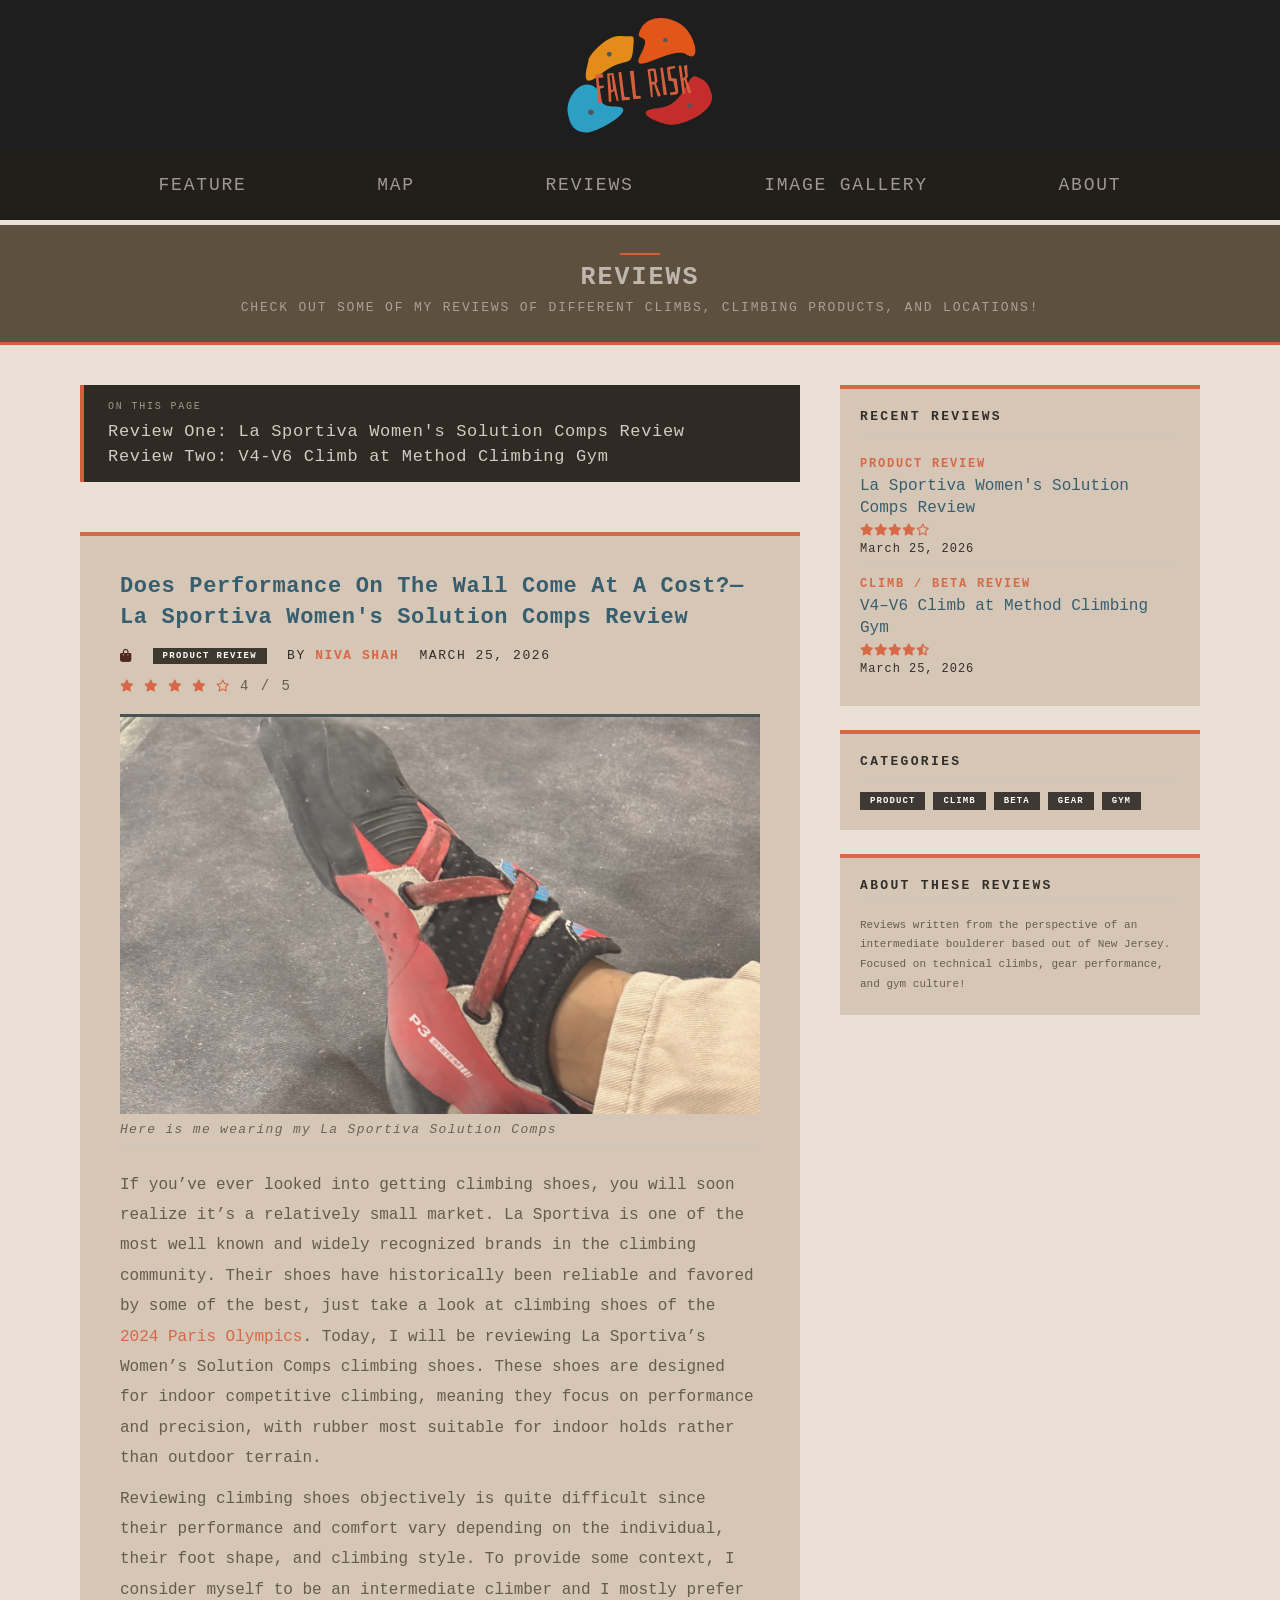
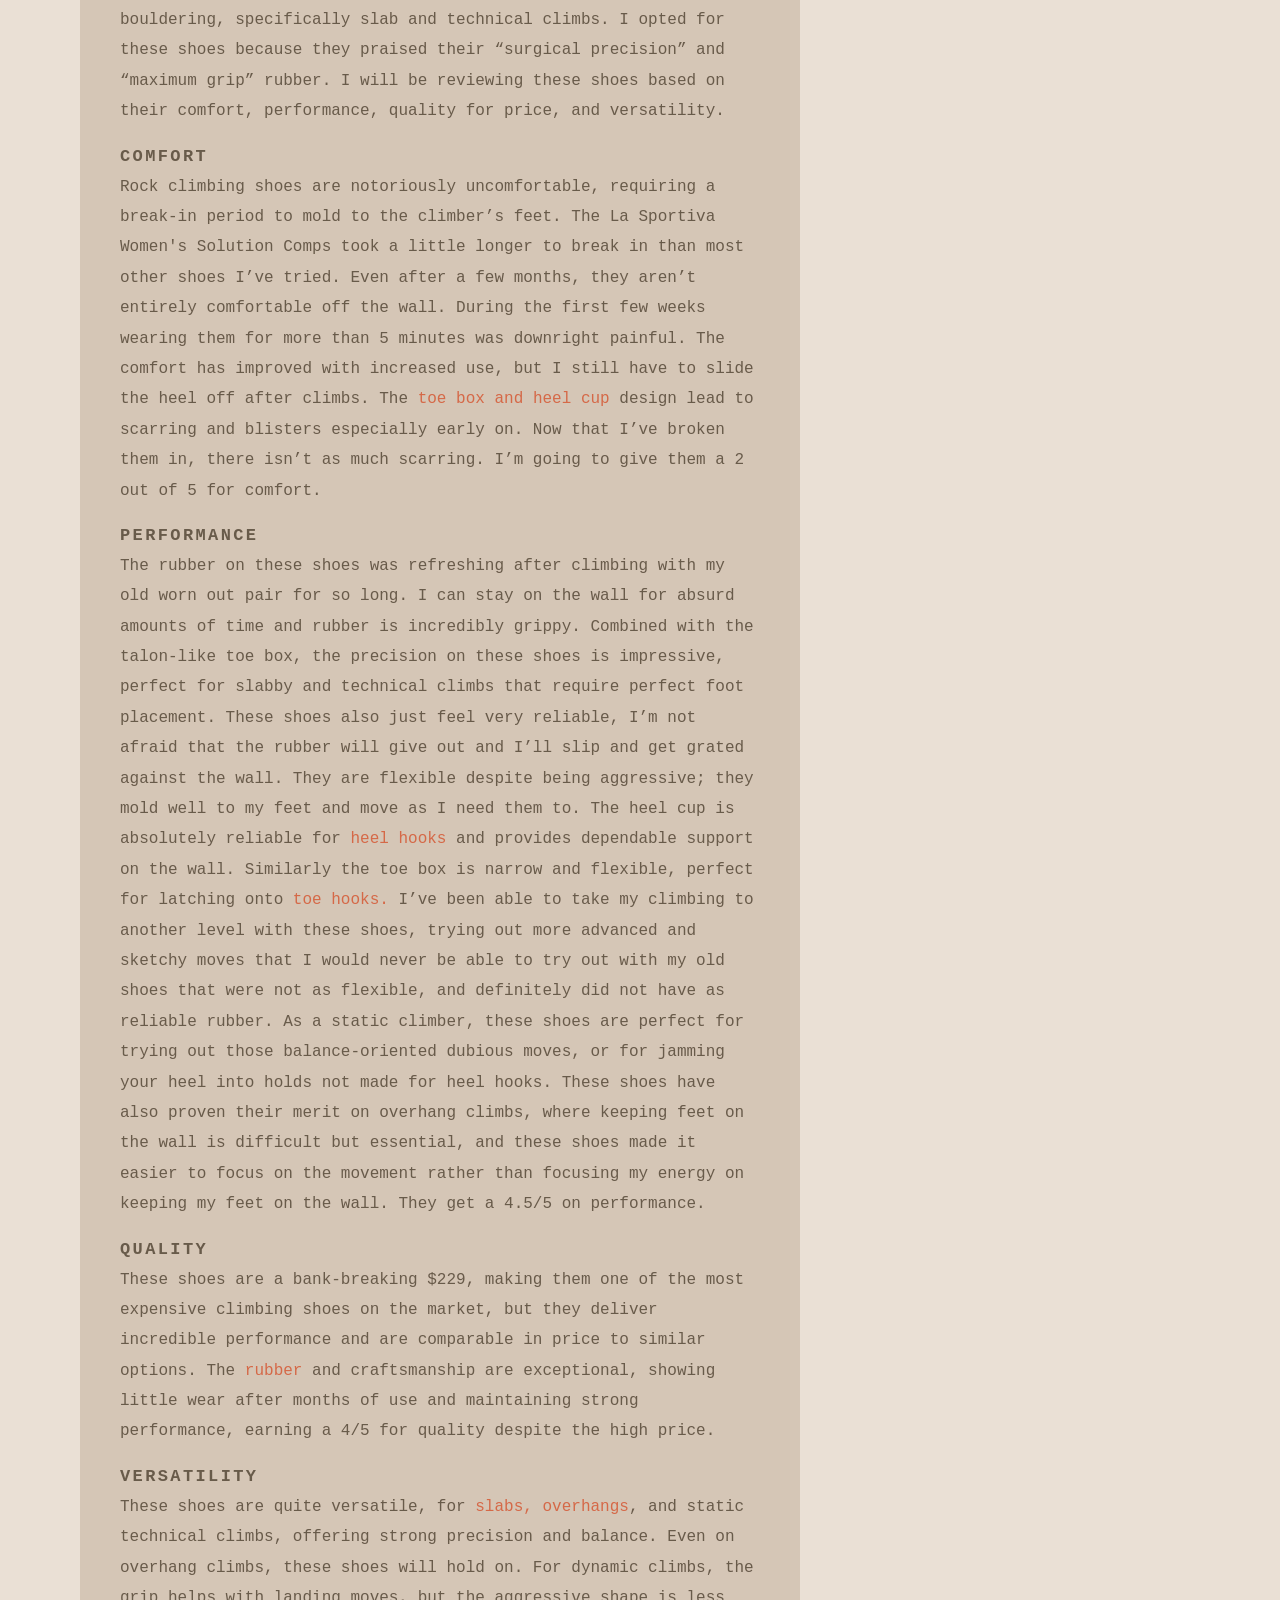
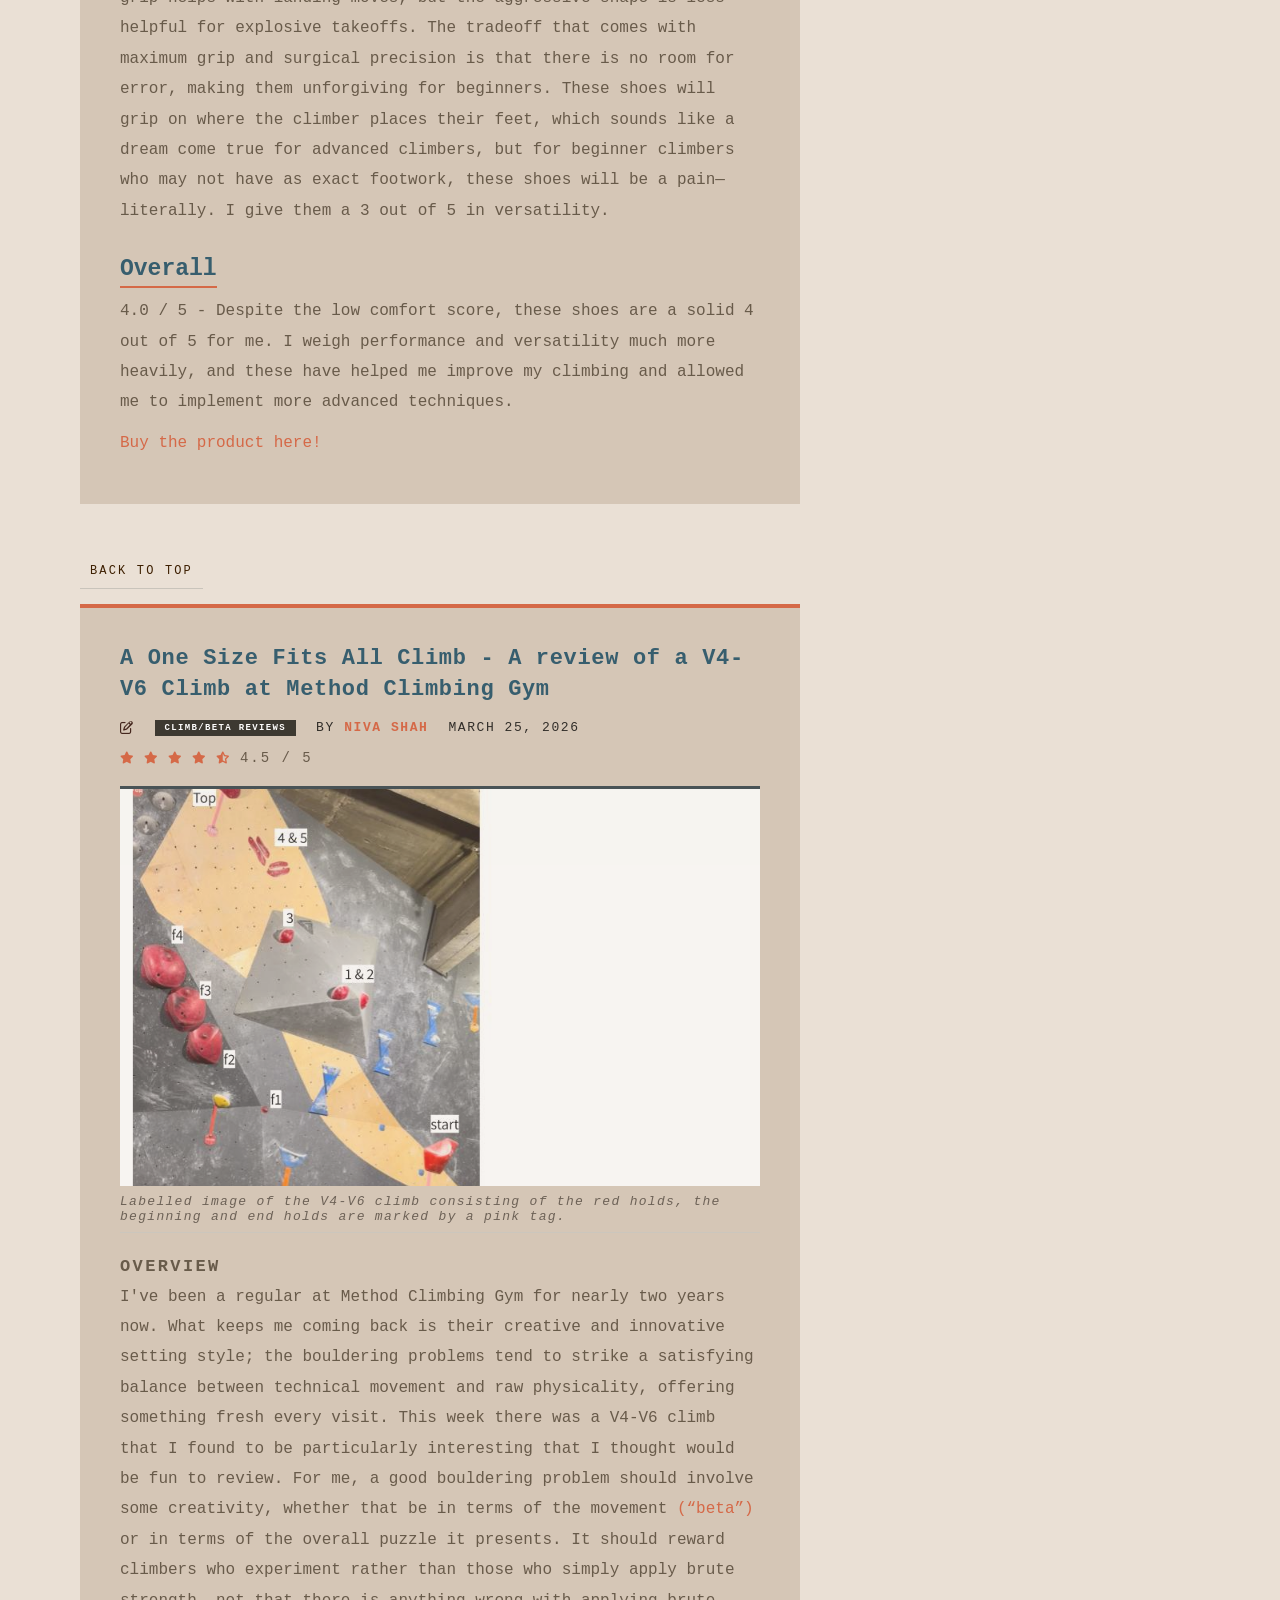
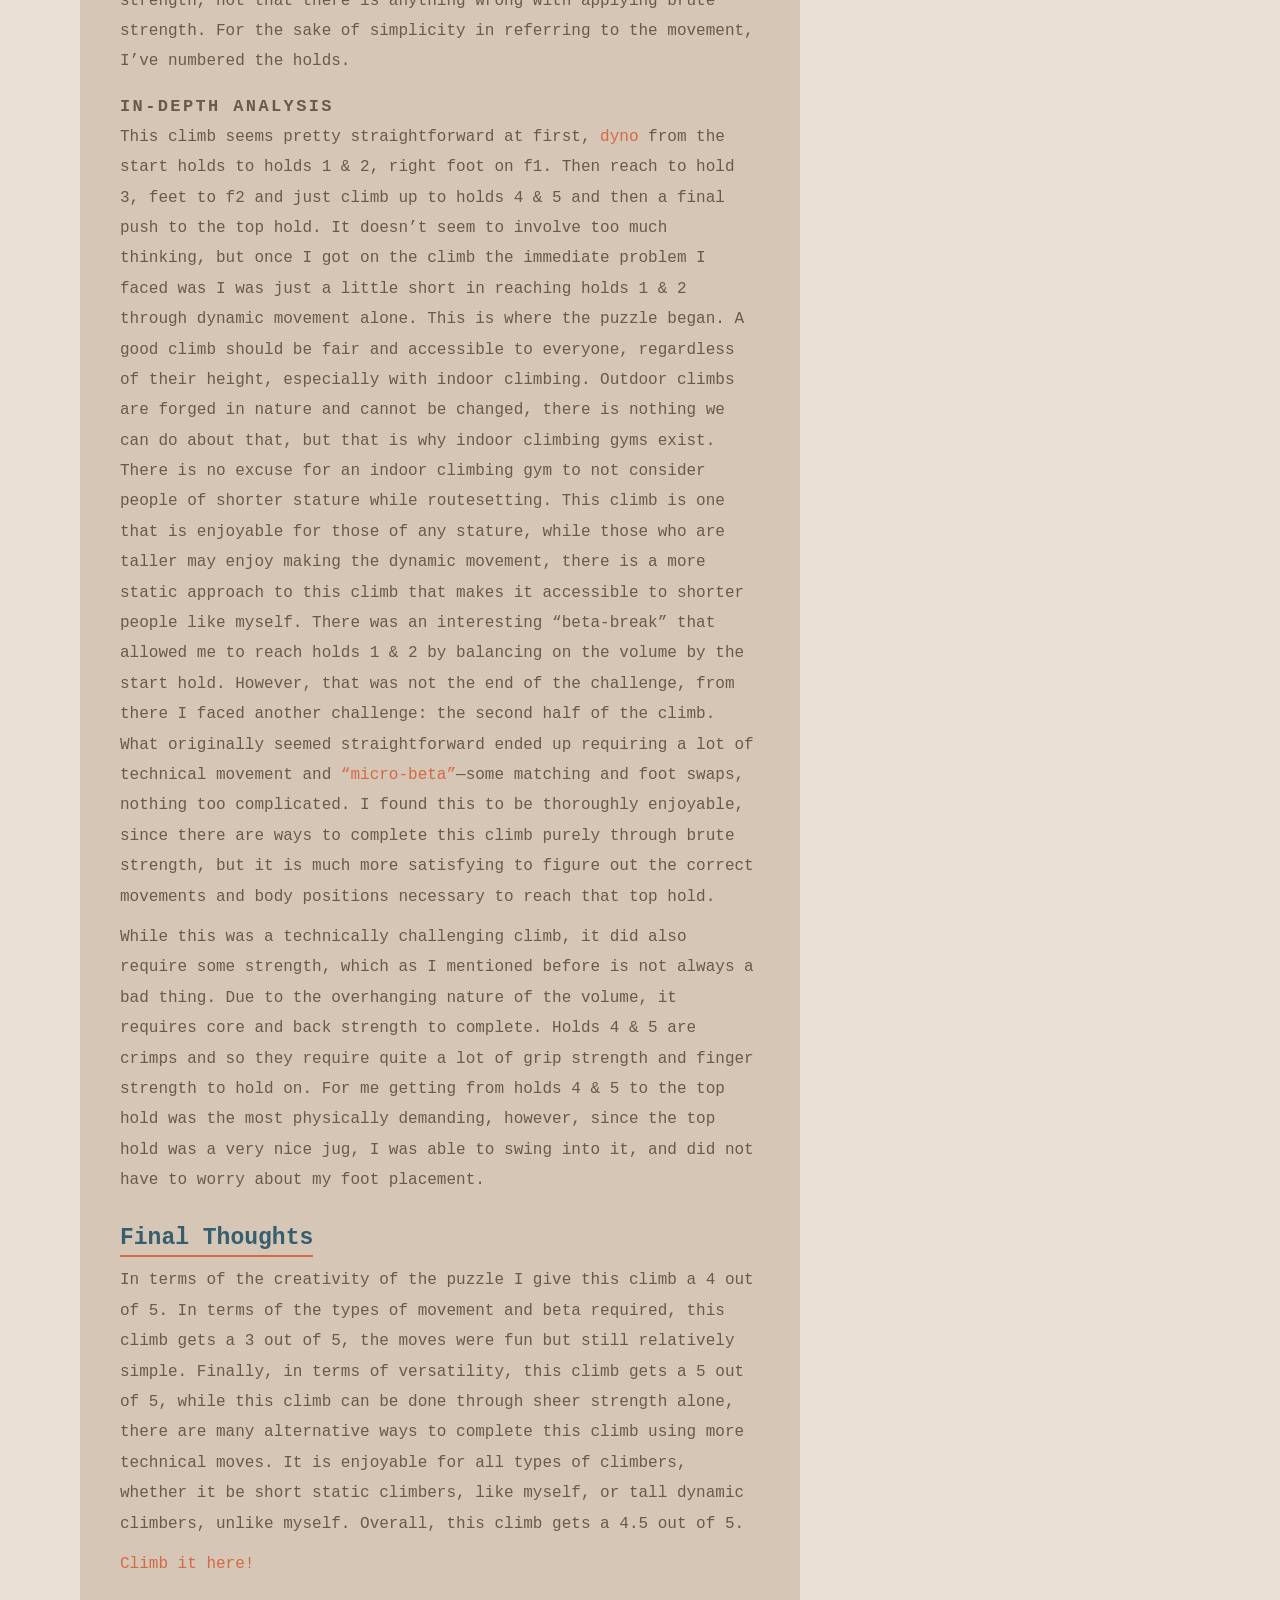
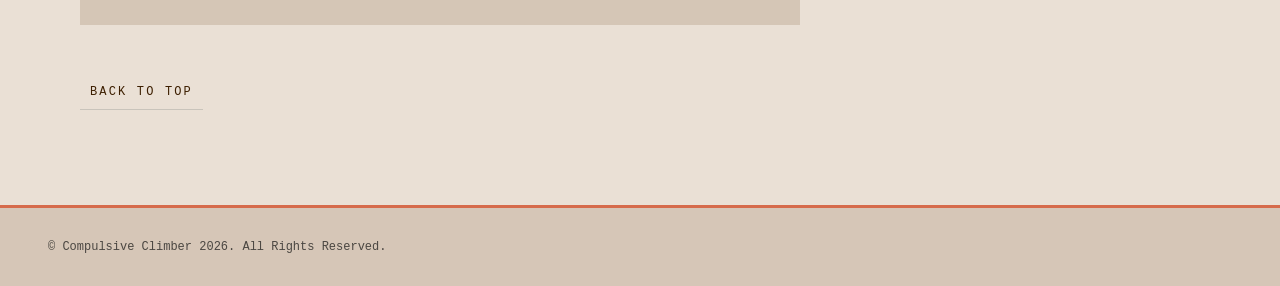
<file: projectproject/reviews.html>
<!DOCTYPE html>
<html lang="en">

<head>
    <meta charset="UTF-8" />
    <meta name="viewport" content="width=device-width, initial-scale=1.0" />
    <link rel="stylesheet" href="styles.css">
    <link rel="stylesheet" href="https://cdnjs.cloudflare.com/ajax/libs/font-awesome/6.5.1/css/all.min.css">
    <title>Reviews</title>
</head>

<body>
    <div class="page-top">

        <div class="block block-logo" style="grid-area: logo">
            <a href="index.html"><img src="imgs/Untitled.svg" alt="Logo" class="logo-img" /></a>
        </div>

        <nav class="nav-bar" style="grid-area: nav;">
            <div class="nav-links">
                <a class="nav-link" href="feature.html">Feature</a>
                <a class="nav-link" href="map.html">Map</a>
                <a class="nav-link" href="reviews.html">Reviews</a>
                <a class="nav-link" href="imagegallery.html">Image Gallery</a>
                <a class="nav-link" href="about.html">About</a>
            </div>
        </nav>

        <div class="block block-header" style="grid-area: header">
            <div class="header-rule"></div>
            <span class="title" style="font-size:25px; opacity:.7;">Reviews</span>
            <span class="subtitle ">Check out some of my reviews of different climbs, climbing products, and
                locations!</span>
        </div>

    </div>

    <main id="main-content" class="page-wrapper">

        <div class="reviews-grid">
            <div class="main-column">

                <nav class="page-nav" aria-label="Jump to review">
                    <p>On this page</p>
                    <ul>
                        <li><a href="#review-1">Review One: La Sportiva Women's Solution Comps Review
                            </a></li>
                        <li><a href="#review-2">Review Two: V4-V6 Climb at Method Climbing Gym
                            </a></li>
                    </ul>
                </nav>

                <article class="review" id="review-1">
                    <h1 id="review-1-heading">Does Performance On The Wall Come At A Cost?—La Sportiva Women's Solution
                        Comps
                        Review
                    </h1>

                    <div class="review-meta">
                        <i class="fa-solid fa-bag-shopping" style="color: #421b10;"></i>
                        <span class="category">Product Review</span>
                        <span class="byline">By <a href="about.html">Niva Shah</a></span>
                        <time class="pub-date">March 25, 2026</time>
                    </div>

                    <div class="star-rating">
                        <i class="fa-solid fa-star" style="color: #d45f3c;"></i><i class="fa-solid fa-star" style="color: #d45f3c;"></i><i class="fa-solid fa-star" style="color: #d45f3c;"></i><i class="fa-solid fa-star" style="color: #d45f3c;"></i><i class="fa-regular fa-star" style="color: #d45f3c;"></i>
                        <span class="rating-label">4 / 5</span>
                    </div>

                    <figure>

                        <img class="review-image" src="imgs/shoereview.jpg" height=" 500" width="500"
                            alt="La Sportiva Women's Solution Comps climbing shoes" />
                        <figcaption>
                            Here is me wearing my La Sportiva Solution Comps
                        </figcaption>
                    </figure>

                    <p>
                        If you’ve ever looked into getting climbing shoes, you will soon realize it’s a relatively small
                        market.
                        La Sportiva is one of the most well known and widely recognized brands in the climbing
                        community. Their
                        shoes have historically been reliable and favored by some of the best, just take a look at
                        climbing
                        shoes of the <a href="https://climbest.app/blog/2024-olympic-shoes" target="_blank">2024 Paris Olympics</a>. Today, I will be reviewing La Sportiva’s Women’s Solution
                        Comps
                        climbing shoes. These shoes are designed for indoor competitive climbing, meaning they focus on
                        performance and precision, with rubber most suitable for indoor holds rather than outdoor
                        terrain.
                    </p>

                    <p>
                        Reviewing climbing shoes objectively is quite difficult since their performance and comfort vary
                        depending on the individual, their foot shape, and climbing style. To provide some context, I
                        consider
                        myself to be an intermediate climber and I mostly prefer bouldering, specifically slab and
                        technical
                        climbs. I opted for these shoes because they praised their “surgical precision” and “maximum
                        grip”
                        rubber. I will be reviewing these shoes based on their comfort, performance, quality for price,
                        and
                        versatility.

                    </p>

                    <h4>Comfort</h4>

                    <p>
                        Rock climbing shoes are notoriously uncomfortable, requiring a break-in period to mold to the
                        climber’s
                        feet. The La Sportiva Women's Solution Comps took a little longer to break in than most other
                        shoes I’ve
                        tried. Even after a few months, they aren’t entirely comfortable off the wall. During the first
                        few
                        weeks wearing them for more than 5 minutes was downright painful. The comfort has improved with
                        increased use, but I still have to slide the heel off after climbs. The <a href="https://shop.boulderplanet.sg/blogs/news/climbing-shoe-parts-guide?srsltid=AfmBOop5UGgW1rI12007O0RMVQQ_MyHiUYIhhSkK6AzRN5buvbjXDTac" target="_blank"> toe box and heel cup</a>
                        design lead
                        to scarring and blisters especially early on. Now that I’ve broken them in, there isn’t as much
                        scarring. I’m going to give them a 2 out of 5 for comfort.
                    </p>
                    <h4>Performance </h4>
                    <p>
                        The rubber on these shoes was refreshing after climbing with my old worn out pair for so long. I
                        can
                        stay on the wall for absurd amounts of time and rubber is incredibly grippy. Combined with the
                        talon-like toe box, the precision on these shoes is impressive, perfect for slabby and technical
                        climbs
                        that require perfect foot placement. These shoes also just feel very reliable, I’m not afraid
                        that the
                        rubber will give out and I’ll slip and get grated against the wall. They are flexible despite
                        being
                        aggressive; they mold well to my feet and move as I need them to. The heel cup is absolutely
                        reliable
                        for <a href="https://www.ukclimbing.com/articles/skills/series/neil_gresham_technique_and_training/technique_-_heel_hooking-11327" target="_blank">heel hooks</a> and provides dependable support on the wall. Similarly the toe box is narrow and
                        flexible, perfect for latching onto <a href="https://www.powercompanyclimbing.com/blog/how-to-toe-hook" target="_blank">toe hooks.</a> I’ve been able to take my climbing to another
                        level with
                        these shoes, trying out more advanced and sketchy moves that I would never be able to try out
                        with my
                        old shoes that were not as flexible, and definitely did not have as reliable rubber. As a static
                        climber, these shoes are perfect for trying out those balance-oriented dubious moves, or for
                        jamming
                        your heel into holds not made for heel hooks. These shoes have also proven their merit on
                        overhang
                        climbs, where keeping feet on the wall is difficult but essential, and these shoes made it
                        easier to
                        focus on the movement rather than focusing my energy on keeping my feet on the wall. They get a
                        4.5/5 on
                        performance.
                    </p>
                    <h4>Quality</h4>
                    <p>
                        These shoes are a bank-breaking $229, making them one of the most expensive climbing shoes on
                        the
                        market, but they deliver incredible performance and are comparable in price to similar options.
                        The
                        <a href="https://www.climbingshoereview.com/climbing-shoe-rubber-comparison/" target="_blank">rubber</a> and craftsmanship are exceptional, showing little wear after months of use and
                        maintaining strong
                        performance, earning a 4/5 for quality despite the high price.
                    </p>
                    <h4>Versatility</h4>
                    <p>These shoes are quite versatile, for <a href="https://rockspotclimbing.com/blog/2025/09/29/from-slab-to-overhang-decoding-climbing-styles/" target="_blank">slabs, overhangs</a>, and static technical climbs, offering
                        strong
                        precision and balance. Even on overhang climbs, these shoes will hold on. For dynamic climbs,
                        the grip
                        helps with landing moves, but the aggressive shape is less helpful for explosive takeoffs. The
                        tradeoff
                        that comes with maximum grip and surgical precision is that there is no room for error, making
                        them
                        unforgiving for beginners. These shoes will grip on where the climber places their feet, which
                        sounds
                        like a dream come true for advanced climbers, but for beginner climbers who may not have as
                        exact
                        footwork, these shoes will be a pain—literally. I give them a 3 out of 5 in versatility. </p>

                    <h3>Overall</h3>
                    <p> 4.0 / 5 - Despite the low comfort score, these shoes are a solid 4 out of 5 for me. I weigh
                        performance
                        and versatility much more heavily, and these have helped me improve my climbing and allowed me
                        to
                        implement more advanced techniques.
                    </p>

                    <p> <a href="https://www.lasportivausa.com/products/solution-comp-womens?srsltid=AfmBOoq8fS9fzSoefZ7qsvTmsIF9e1NRObJOpFIlXP6wB3Vlqtjj0pIX" target="_blank">Buy the product here!</a></p>
                </article>
                <a class="back-to-top" href="#main-content">Back to top</a>

                <article class="review" id="review-2">
                    <h1 id="review-2-heading">A One Size Fits All Climb - A review of a V4-V6 Climb at Method Climbing
                        Gym </h1>

                    <div class="review-meta">
                        <i class="fa-regular fa-pen-to-square" style="color: #36170e;"></i>
                        <span class="category">Climb/Beta Reviews</span>
                        <span class="byline">By <a href="about.html">Niva Shah</a></span>
                        <time class="pub-date">March 25, 2026</time>
                    </div>

                    <div class="star-rating">
                        <i class="fa-solid fa-star" style="color: #d45f3c;"></i><i class="fa-solid fa-star" style="color: #d45f3c;"></i><i class="fa-solid fa-star" style="color: #d45f3c;"></i><i class="fa-solid fa-star" style="color: #d45f3c;"></i><i class="fa-solid fa-star-half-stroke" style="color: #d45f3c;"></i>
                        <span class="rating-label">4.5 / 5</span>
                    </div>

                    <figure>

                        <img class="review-image" src="imgs/climbreview.jpg"
                            alt="A labelled picture of a V4-V6 Climb at Method Climbing Gym" />
                        <figcaption>
                            Labelled image of the V4-V6 climb consisting of the red holds, the beginning and end holds
                            are
                            marked by a pink tag.
                        </figcaption>
                    </figure>

                    <h4>Overview</h4>

                    <p>
                        I've been a regular at Method Climbing Gym for nearly two years now. What keeps me coming back
                        is their
                        creative and innovative setting style; the bouldering problems tend to strike a satisfying
                        balance
                        between technical movement and raw physicality, offering something fresh every visit. This week
                        there
                        was a V4-V6 climb that I found to be particularly interesting that I thought would be fun to
                        review. For
                        me, a good bouldering problem should involve some creativity, whether that be in terms of the
                        movement
                        <a href="https://en.wikipedia.org/wiki/Beta_(climbing)" target="_blank">(“beta”)</a> or in terms of the overall puzzle it presents. It should reward climbers who experiment
                        rather
                        than those who simply apply brute strength, not that there is anything wrong with applying brute
                        strength. For the sake of simplicity in referring to the movement, I’ve numbered the holds.
                    </p>

                    <h4>In-Depth Analysis</h4>

                    <p>
                        This climb seems pretty straightforward at first, <a href="https://threerockbooks.com/bouldering-dyno/" target="_blank">dyno</a> from the start holds to holds 1 & 2,
                        right foot
                        on f1. Then reach to hold 3, feet to f2 and just climb up to holds 4 & 5 and then a final push
                        to the
                        top hold. It doesn’t seem to involve too much thinking, but once I got on the climb the
                        immediate
                        problem I faced was I was just a little short in reaching holds 1 & 2 through dynamic movement
                        alone.
                        This is where the puzzle began. A good climb should be fair and accessible to everyone,
                        regardless of
                        their height, especially with indoor climbing. Outdoor climbs are forged in nature and cannot be
                        changed, there is nothing we can do about that, but that is why indoor climbing gyms exist.
                        There is no
                        excuse for an indoor climbing gym to not consider people of shorter stature while routesetting.
                        This
                        climb is one that is enjoyable for those of any stature, while those who are taller may enjoy
                        making the
                        dynamic movement, there is a more static approach to this climb that makes it accessible to
                        shorter
                        people like myself. There was an interesting “beta-break” that allowed me to reach holds 1 & 2
                        by
                        balancing on the volume by the start hold. However, that was not the end of the challenge, from
                        there I
                        faced another challenge: the second half of the climb. What originally seemed straightforward
                        ended up
                        requiring a lot of technical movement and <a href="https://www.powercompanyclimbing.com/blog/beta-macrobeta-microbeta" target="_blank">“micro-beta”</a>—some matching and foot swaps, nothing too
                        complicated. I found this to be thoroughly enjoyable, since there are ways to complete this
                        climb purely
                        through brute strength, but it is much more satisfying to figure out the correct movements and
                        body
                        positions necessary to reach that top hold.

                    </p>

                    <p>
                        While this was a technically challenging climb, it did also require some strength, which as I
                        mentioned
                        before is not always a bad thing. Due to the overhanging nature of the volume, it requires core
                        and back
                        strength to complete. Holds 4 & 5 are crimps and so they require quite a lot of grip strength
                        and finger
                        strength to hold on. For me getting from holds 4 & 5 to the top hold was the most physically
                        demanding,
                        however, since the top hold was a very nice jug, I was able to swing into it, and did not have
                        to worry
                        about my foot placement.

                    </p>

                    <h3>Final Thoughts</h3>
                    <p>In terms of the creativity of the puzzle I give this climb a 4 out of 5. In terms of the types of
                        movement and beta required, this climb gets a 3 out of 5, the moves were fun but still
                        relatively
                        simple. Finally, in terms of versatility, this climb gets a 5 out of 5, while this climb can be
                        done
                        through sheer strength alone, there are many alternative ways to complete this climb using more
                        technical moves. It is enjoyable for all types of climbers, whether it be short static climbers,
                        like
                        myself, or tall dynamic climbers, unlike myself. Overall, this climb gets a 4.5 out of 5. </p>

                        <p><a href="https://methodclimb.com/" target="_blank">Climb it here!</a></p>

                    

                </article>

                <a class="back-to-top" href="#main-content">Back to top</a>
            </div>
            <aside class="sidebar">

                <div class="sidebar-block">
                    <h4>Recent Reviews</h4>

                    <a class="sidebar-recent-item" href="#review-1">
                        <span class="item-category">Product Review</span>
                        <span class="item-title">La Sportiva Women's Solution Comps Review</span>
                        <span><i class="fa-solid fa-star" style="color: #d45f3c;"></i><i class="fa-solid fa-star" style="color: #d45f3c;"></i><i class="fa-solid fa-star" style="color: #d45f3c;"></i><i class="fa-solid fa-star" style="color: #d45f3c;"></i><i class="fa-regular fa-star" style="color: #d45f3c;"></i></span>
                        <span class="item-date">March 25, 2026</span>
                    </a>

                    <a class="sidebar-recent-item" href="#review-2">
                        <span class="item-category">Climb / Beta Review</span>
                        <span class="item-title">V4–V6 Climb at Method Climbing Gym</span>
                        <span><i class="fa-solid fa-star" style="color: #d45f3c;"></i><i class="fa-solid fa-star" style="color: #d45f3c;"></i><i class="fa-solid fa-star" style="color: #d45f3c;"></i><i class="fa-solid fa-star" style="color: #d45f3c;"></i><i class="fa-solid fa-star-half-stroke" style="color: #d45f3c;"></i></span>
                        <span class="item-date">March 25, 2026</span>
                    </a>
                </div>

                <div class="sidebar-block">
                    <h4>Categories</h4>
                    <div class="sidebar-tags">
                        <a class="sidebar-tag" href="#">Product</a>
                        <a class="sidebar-tag" href="#">Climb</a>
                        <a class="sidebar-tag" href="#">Beta</a>
                        <a class="sidebar-tag" href="#">Gear</a>
                        <a class="sidebar-tag" href="#">Gym</a>
                    </div>
                </div>

                <div class="sidebar-block">
                    <h4>About These Reviews</h4>
                    <p style="font-size:11px; color:#5e503f; line-height:1.8;">
                        Reviews written from the perspective of an intermediate boulderer
                        based out of New Jersey. Focused on technical climbs, gear performance,
                        and gym culture! 
                    </p>
                </div>

            </aside>
        </div>
    </main>
    <footer>
        <div  class="block block-content" style="grid-area: footer"> &copy; Compulsive Climber 2026. All Rights Reserved.
        </div>
    </footer>
</body>

</html>
</file>
<file: projectproject/styles.css>
/*universal website stuff - colors and stuff*/
:root {
    --bg: #EAE0D5;
    --border: #c9c4bb;
    --label-color: #7a756c;
    --accent: #d45f3c;

    --block-title-bg: #221f1b;
    --block-logo-bg: #1E1E1E;
    --block-header-bg: #5e503f;
    --block-group-bg: #2F2B24;
    --block-image-bg: #22333B;
    --block-content-bg: #d4c4b4;
    --block-intro-bg: #d0beac57;

    --indoor-boulder: #d45f3c;
    --indoor-toprope: #285366;
    --outdoor-boulder: #7a5c2e;
    --outdoor-toprope: #4a6741;

    --font-mono: 'Courier New', Courier, monospace;
}

/*general*/
*,
*::before,
*::after {
    box-sizing: border-box;
    margin: 0;
    padding: 0;
}

html,
body {
    height: 100%;
}

body {
    background: var(--bg);
    font-family: var(--font-mono);
    font-size: 12px;
}

/* IMAGE GALLERY CSS */
/* grid layout mechanics */
.page {
    display: grid;
    min-height: 100vh;
    grid-template-columns: 1fr;
    grid-template-rows:
        150px
        /* logo */
        75px
        /* nav bar */
        120px
        /* header */
        auto
        /* gallery content wrapper */
        60px;
    /* footer*/

    grid-template-areas:
        "logo    "
        "nav     "
        "header  "
        "gallery "
        "footer  ";
}

.gallery-content {
    grid-area: gallery;
    display: flex;
    flex-direction: column;
    max-width: 1400px;
    width: 100%;
    margin: 0 auto;
}

a {

    color: var(--accent);  
    text-decoration: none;      
}

a:hover{
    color: var(--block-image-bg);  
}

.gallery-groups {
    display: grid;
    grid-template-columns: 1fr 1fr 1fr;
    min-height: 260px;
}

.gallery-content>.block {
    overflow: visible;
}

.gallery-content>.block-image {
    overflow: hidden;
}

/* section divider between the 3 gallery sections */
.section-divider {
    display: flex;
    align-items: center;
    gap: 16px;
    padding: 28px 48px;
    background: var(--block-group-bg);
    border-top: 3px solid var(--accent);
    border-bottom: 1px solid rgba(255, 255, 255, .07);
    margin-top: 10px;
}

.section-num {
    font-size: 32px;
    color: var(--accent);
    opacity: .7;
    font-family: var(--font-mono);
    line-height: 1;
}

.section-label {
    font-size: 18px;
    letter-spacing: .12em;
    text-transform: uppercase;
    color: #d0cbc4;
    font-family: var(--font-mono);
}

/*data table -- sec1*/
.block-data {
    background: var(--block-intro-bg);
    align-items: flex-start;
    border-top: 3px solid #22333B;
    padding: 30px 40px;
}

.chart-title {
    font-weight: bold;
    width: 100%;
    padding-left: 0px;
}

.chart-title h2 {
    font-size: 28px;
    color: var(--accent);
    font-family: var(--font-mono);
    letter-spacing: .06em;
    padding-bottom: 12px;
    padding-top: 12px;
}

.holdbar {
    width: 100%;
    padding: 24px 30px;
    background-color: rgba(34, 31, 27, 0.069);
    align-items: center;
    border-top: var(--accent) 3px solid;
    border-top-left-radius: 5px;
    border-top-right-radius: 5px;
}

.data-section {
    width: 100%;
    padding-top: 30px;
}

.phase-chart {
    display: flex;
    flex-direction: column;
    gap: 10px;
}

.phase-row {
    display: grid;
    grid-template-columns: 100px 1fr;
    align-items: flex-start;
    justify-content: flex-start;
    gap: 10px;
}

.phase-label {
    font-size: 15px;
    letter-spacing: .1em;
    text-transform: uppercase;
    padding-top: 3px;
    color: #5e503f;
    text-align: right;
}

.bar-group {
    display: flex;
    flex-direction: column;
    gap: 3px;
}

.bar-wrap {
    display: flex;
    align-items: center;
    gap: 12px;
}

.bar-tag {
    font-size: 13px;
    letter-spacing: .1em;
    text-transform: uppercase;
    width: 60px;
    flex-shrink: 0;
}

.bar-tag.mental {
    color: #285366;
    font-weight: bold;
}

.bar-tag.physical {
    color: var(--accent);
    font-weight: bold;
}

.bar-track {
    flex: 1;
    height: 22px;
    background: rgba(94, 80, 63, 0.219);
    border-radius: 2px;
    overflow: hidden;
}

.bar {
    height: 100%;
    width: var(--w);
    border-radius: 2px;
}

.bar-mental {
    background: #285366;
}

.bar-physical {
    background: var(--accent);
}

.bar-val {
    font-size: 15px;
    color: #a09890;
    width: 36px;
    text-align: right;
    flex-shrink: 0;
    font-weight: bold;
}

.chart-legend {
    display: flex;
    align-items: center;
    gap: 14px;
    margin-top: 12px;
    font-size: 15px;
    letter-spacing: .12em;
    text-transform: uppercase;
    color: #7a756c;
    font-weight: bold;
    padding-top: 24px;
}

.legend-dot {
    width: 10px;
    height: 10px;
    border-radius: 1px;
    display: inline-block;
}

.mental-dot {
    background: #285366;
}

.physical-dot {
    background: var(--accent);
}

/*table -- sec2*/
.holdtable {
    width: 100%;
    padding: 24px 30px;
    background-color: rgba(34, 31, 27, 0.069);
    border-top: var(--accent) 3px solid;
    display: grid;
    grid-template-columns: repeat(auto-fit, minmax(220px, 1fr));
    align-items: stretch;
    gap: 14px;
    border-top-left-radius: 5px;
    border-top-right-radius: 5px;
}

.table-cards {
    width: 100%;
    display: flex;
    flex-direction: column;
    box-shadow: -3px 3px 0px #22333b4a;
    overflow: hidden;
}

.card-title {
    font-size: 15px;
    font-weight: bold;
    padding: 12px 14px;
    letter-spacing: .18em;
    text-transform: uppercase;
    color: #faebdb;
    background-color: #285366;
    border-bottom: 3px solid var(--accent);
    flex-shrink: 0;
}

.card-content {
    padding: 12px;
    display: flex;
    flex-direction: column;
    flex: 1;
    background-color: #faebdb;
}

.card-desc {
    font-style: italic;
    font-size: 14px;
    color: #5e503f;
    line-height: 1.7;
    min-height: 72px;
    flex-shrink: 0;
    padding-bottom: 12px;
    margin-bottom: 12px;
    border-bottom: 1px dashed #d45f3c80;
}

.card-content table {
    width: 100%;
    border-collapse: collapse;
}

.card-content tr {
    border-bottom: 1px solid #5e503f18;
}

.card-content tr:last-child {
    border-bottom: none;
}

.card-content table tr td:nth-child(odd) {
    padding: 7px 10px 7px 0;
    color: var(--accent);
    font-size: 12px;
    letter-spacing: .14em;
    text-transform: uppercase;
    font-weight: bold;
    vertical-align: top;
    width: 38%;
}

.card-content tr td:nth-child(even) {
    padding: 7px 0;
    font-size: 14px;
    color: #285366;
    font-weight: bold;
    vertical-align: top;
    line-height: 1.5;
}

.card-content tr:hover {
    background-color: #2853660c;
}

/*data 3*/
.gear-compare {
    padding-top: 30px;
    width: 100%;
    overflow-x: auto;
    border-radius: 2px;
}

.gear-table {
    width: 100%;

    border-collapse: collapse;
    table-layout: fixed;
}

.gear-table thead tr {
    background: rgba(34, 31, 27, .08);
}

.gear-col-head {
    font-size: 15px;
    letter-spacing: .14em;
    text-transform: uppercase;
    color: #5e503f;
    padding: 10px 12px;
    border-left: 1px solid var(--border);
    border-bottom: 1px solid var(--border);
    font-weight: bold;
    text-align: left;
}

.gear-col-head:first-child {
    border-left: none;
    width: 90px;
}

.gear-table tbody tr {
    border-bottom: 1px solid var(--border);
}

.gear-table tbody tr:last-child {
    border-bottom: none;
}

.gear-attr {
    font-size: 15px;
    letter-spacing: .1em;
    text-transform: uppercase;
    color: #7a756c;
    padding: 10px 12px;
    background: rgba(34, 31, 27, .04);
    vertical-align: middle;
    width: 130px;
    font-weight: bold;
}

.gear-cell {
    padding: 10px 12px;
    border-left: 1px solid var(--border);
    vertical-align: middle;
}

.accent-col {
    background: #d45f3c23;
}

.dot-scale {
    display: flex;
    gap: 3px;
    align-items: center;
}

.dot-scale .fa-solid {
    color: var(--accent);
    font-size: 10px;
}

.dot-scale .fa-regular {
    color: #5e503f40;
    font-size: 10px;
}

.gear-text {
    font-size: 14px;
    letter-spacing: .06em;
    color: #5e503f;
    font-weight: bold;
}

/* general block fromatting -- grid  */
.block {
    display: flex;
    flex-direction: column;
    align-items: center;
    justify-content: center;
    gap: 8px;
    position: relative;
    overflow: hidden;
}

.block .subtitle {
    font-size: 13px;
    letter-spacing: .14em;
    text-transform: uppercase;
    opacity: .55;
}

.block .title {
    font-size: 13px;
    letter-spacing: .08em;
    text-transform: uppercase;
    font-weight: bold;
}

/* universal nav bar -- ALL PAGES */
.nav-bar {
    background: var(--block-title-bg);
    color: #e8e3dc;
    display: flex;
    align-items: center;
    justify-content: center;
    padding: 0 28px;
    height: 70px;
    border-bottom: 2px;
    font-family: var(--font-mono);
    font-size: 18px;
    letter-spacing: .10em;
    text-transform: uppercase;
}

.nav-bar .nav-links {
    display: flex;
    width: 100%;
    justify-content: space-evenly;
}

.nav-bar .nav-link {
    color: #a09890;
    text-decoration: none;
    transition: color .15s;
}

.nav-bar .nav-link:hover {
    color: var(--accent);
}

/* logo -- ALL PAGES*/
.block-logo {
    background: var(--block-logo-bg);
}

.block-logo a {
    display: flex;
    align-items: center;
    justify-content: center;
    width: 100%;
    height: 100%;
}

.logo-img {
    width: 12%;
    height: auto;
}

.block-header {
    background: var(--block-header-bg);
    color: #e8e3dc;
    border-bottom: 3px solid var(--accent);
}

.header-rule {
    width: 40px;
    height: 2px;
    background: var(--accent);
    border-radius: 1px;
}


/* Block formating for IMAGE GALLERY PAGE */

.block-group {
    border-top: 10px solid var(--bg);
    background: var(--block-group-bg);
    color: #d0cbc4;
    cursor: pointer;
    transition: background .2s;
}

.block-group:hover {
    background: #504b47;
}

.group-num {
    font-size: 36px;
    line-height: 1;
    color: var(--accent);
    opacity: .7;
}

.group-container {
    position: relative;
    text-align: center;
    border-right: 2px solid #504b47;
    width: 100%;
    height: 400px; 
    overflow: hidden;
    position: relative;
}

.group-container img {
    width: 100%;
    height: 100%;
    min-height: 0;
    min-width: 0;
    object-fit: cover;
    display: block;
    opacity: 18%;
}

.block-group a:visited {
    color: inherit;
}

.block-group a:link {
    color: inherit;
}

.centered {
    position: absolute;
    font-size: 26px;
    line-height: 1;
    top: 50%;
    left: 50%;
    transform: translate(-50%, -50%);
}

.block-intro {
    background-color: var(--block-intro-bg);
    align-items: flex-start;
    justify-content: center;
    padding: 36px 48px;
    gap: 14px;
    border-bottom: 2px solid var(--border);
    overflow-wrap: break-word;
    word-wrap: break-word;
}

.block-intro h2 {
    font-size: 28px;
    color: var(--accent);
    font-family: var(--font-mono);
    letter-spacing: .06em;
}

.block-intro p {
    font-size: 17px;
    line-height: 1.85;
    color: #285366;
    max-width: 100%;
}

.block-image {
    background: var(--block-image-bg);
    border-top: 4px solid var(--block-image-bg);
    border-right: 4px solid var(--block-image-bg);
    border-left: 4px solid var(--block-image-bg);

}

.img-wrap {
    position: relative;
    overflow: hidden;
    min-height: 0;
    min-width: 0;
}

.img-caption {
    position: absolute;
    bottom: 0;
    left: 0;
    right: 0;
    background: rgba(34, 31, 27, 0.80);
    color: #eae0d5;
    font-size: 13px;
    letter-spacing: .12em;
    text-transform: uppercase;
    padding: 10px 14px;
    transition: opacity .3s;
}

.img-wrap:hover .img-caption {
    opacity: 0;
}

.img-grid {
    display: grid;
    width: 100%;
    height: 100%;
    grid-template-columns: 1fr 1fr;
    grid-template-rows: 1fr 1fr;
    gap: 4px;
}

.img-grid img {
    width: 100%;
    height: 100%;
    min-height: 0;
    min-width: 0;
    object-fit: cover;
    opacity: 60%;
    display: block;
}

.img-grid img:hover {
    opacity: 95%;
}

/* content - IMG GALLERY */
.block-content {
    background: var(--block-content-bg);
    color: #3a3632;
    align-items: flex-start;
    justify-content: flex-start;
    padding: 32px 48px;
    gap: 16px;
    border-top: 3px solid var(--accent);
    opacity: .90;
    overflow-wrap: break-word;
    word-wrap: break-word;
}

.block-content h3 {
    font-size: 30px;
    color: #285366;
}

.block-content p {
    font-size: 16px;
    color: #5e503f;
    line-height: 1.85;
    font-weight: 500;
    max-width: 100%;
}


/* page header grid -- TO ADD TO ALL PAGES */
.page-top {
    display: grid;
    grid-template-columns: 1fr 1fr 1fr;
    grid-template-rows: 150px 75px 120px;
    grid-template-areas:
        "logo  logo  logo"
        "nav   nav   nav"
        "header header header";
}

.pagefooter {
    grid-template-columns: 1fr;
    grid-template-rows: 75px;
    grid-template-areas:
        "footer"

}

/* REVIEWS PAGE FORMATING  */

.page-wrapper {
    max-width: 1200px;
    margin: 0 auto;
    padding: 40px 40px 80px;
    background: var(--bg);
    font-family: var(--font-mono);
}

.reviews-grid {
    display: grid;
    grid-template-columns: 2fr 1fr;
    gap: 40px;
    align-items: start;
}

/* Main Column Stuff -- REVIEWS PAGE  */
.page-intro {
    border-bottom: 3px solid var(--accent);
    padding-bottom: 20px;
    margin-bottom: 30px;
}

.page-intro h1 {
    font-size: 55px;
    color: var(--block-header-bg);
    letter-spacing: .08em;
    text-transform: uppercase;
}

.page-intro .page-description {
    font-size: 18px;
    color: #5e503f;
    margin-top: 8px;
    letter-spacing: .05em;
}

/* Review page specific nav -  */
.page-nav {
    background: var(--block-group-bg);
    color: #d0cbc4;
    padding: 16px 24px;
    margin-bottom: 50px;
    border-left: 4px solid var(--accent);
}

.page-nav p {
    font-size: 10px;
    letter-spacing: .18em;
    text-transform: uppercase;
    color: #a09890;
    margin-bottom: 10px;
}

.page-nav ul {
    list-style: none;
    display: flex;
    flex-direction: column;
    gap: 6px;
}

.page-nav ul li a {
    color: #d0cbc4;
    text-decoration: none;
    font-size: 17px;
    letter-spacing: .04em;
    transition: color .15s;
}

.page-nav ul li a:visited {
    color: #d0cbc4;
}

.page-nav ul li a:hover {
    color: var(--accent);
}

/* content */
.review {
    background: var(--block-content-bg);
    padding: 36px 40px;
    margin-bottom: 50px;
    border-top: 4px solid var(--accent);
    opacity: .92;
}

.review h1 {
    font-size: 22px;
    color: #285366;
    line-height: 1.4;
    margin-bottom: 14px;
    letter-spacing: .03em;
}

.review h3 {
    font-size: 23px;
    color: #285366;
    margin: 20px 0 8px;
    border-bottom: 2px solid var(--accent);
    padding-bottom: 4px;
    display: inline-block;
}

.review h4 {
    font-size: 17px;
    letter-spacing: .14em;
    text-transform: uppercase;
    font-weight: bolder;
    color: var(--block-header-bg);
    margin: 20px 0 6px;
}

.review p {
    font-size: 16px;
    color: #5e503f;
    line-height: 1.9;
    font-weight: 500;
    margin-bottom: 10px;
}

/* meta byline stuff -- SPECIFC TO REVIEWS PAGE */
.review-meta {
    display: flex;
    gap: 20px;
    align-items: center;
    margin-bottom: 14px;
    font-size: 13px;
    letter-spacing: .12em;
    text-transform: uppercase;
    color: var(--block-title-bg);
    flex-wrap: wrap;
}

.review-meta .category {
    background: var(--block-group-bg);
    color: white;
    padding: 3px 10px;
    font-size: 9px;
    letter-spacing: .15em;
    font-weight: bold;
}

.review-meta .byline a {
    color: var(--accent);
    text-decoration: none;
    font-weight: bold;
}

.review-meta .byline a:visited {
    color: #285366;
}

.review-meta .byline a:hover {
    color: var(--accent);
}

.review-meta .pub-date {
    color: var(--block-title-bg);
}

/* rating  -- NEED TO FIX REPLACE WITH ICONS -- PLACE HOLDER*/
.star-rating {
    display: flex;
    align-items: center;
    gap: 10px;
    margin-bottom: 20px;
}

.star-rating .stars {
    font-size: 20px;
    color: var(--accent);
    letter-spacing: 2px;
}

.star-rating .rating-label {
    font-size: 14px;
    letter-spacing: .14em;
    color: #5e503f;
}

/* image - need to fix lols  */
.review figure {
    margin: 20px 0 24px;
}

.review-image {
    width: 100%;
    height: 400px;
    object-fit: cover;
    display: block;
    opacity: 85%;
    border-top: 3px solid var(--block-image-bg);
}

.review figure figcaption {
    font-size: 13px;
    letter-spacing: .1em;
    color: #63584d;
    padding: 8px 0;
    border-bottom: 1px solid var(--border);
    font-style: italic;
}

.back-to-top {
    padding: 10px;
    display: inline-block;
    font-size: 12px;
    letter-spacing: .18em;
    text-transform: uppercase;
    color: #3d1f01;
    text-decoration: none;
    border-bottom: 1px solid var(--border);
    padding-bottom: 10px;
    margin-bottom: 15px;
    transition: color .15s, border-color .15s;
}

.back-to-top:hover {
    color: var(--accent);
    border-color: var(--accent);
}

.sidebar {
    position: sticky;
    top: 20px;
    display: flex;
    flex-direction: column;
    gap: 24px;
}

.sidebar-block {
    background: var(--block-content-bg);
    border-top: 4px solid var(--accent);
    padding: 20px;
    opacity: .92;
    font-weight: 500;
}

.sidebar-block h4 {
    font-size: 13px;
    letter-spacing: .18em;
    text-transform: uppercase;
    color: var(--block-title-bg);
    font-weight: bold;
    margin-bottom: 14px;
    padding-bottom: 8px;
    border-bottom: 1px solid var(--border);
}

.sidebar-recent-item {
    display: flex;
    flex-direction: column;
    gap: 4px;
    padding: 10px 0;
    border-bottom: 1px solid var(--border);
    text-decoration: none;
}

.sidebar-recent-item:last-child {
    border-bottom: none;
}

.sidebar-recent-item:visited .item-title {
    color: #285366;
}

.sidebar-recent-item:hover .item-title {
    color: var(--accent);
}

.sidebar-recent-item .item-category {
    font-size: 12px;
    letter-spacing: .15em;
    text-transform: uppercase;
    color: var(--accent);
    font-weight: bold;
}

.sidebar-recent-item .item-title {
    font-size: 16px;
    color: #285366;
    line-height: 1.4;
    transition: color .15s;
}

.sidebar-recent-item .item-date {
    font-size: 12px;
    color: var(--block-title-bg);
    letter-spacing: .08em;
}

.sidebar-stars {
    color: var(--accent);
    font-size: 16px;
    letter-spacing: 2px;
}

/* tag cloud / category filter -- MIGHT REMOVE */
.sidebar-tags {
    display: flex;
    flex-wrap: wrap;
    gap: 8px;
    margin-top: 4px;
}

.sidebar-tag {
    background: var(--block-group-bg);
    color: white;
    font-size: 9px;
    font-weight: bold;
    letter-spacing: .12em;
    text-transform: uppercase;
    padding: 4px 10px;
    text-decoration: none;
    transition: background .15s, color .15s;
}

.sidebar-tag:hover {
    background: #504b47;
    color: var(--accent);
}


.about-wrapper {
    max-width: 1100px;
    margin: 0 auto;
    padding: 60px 40px 100px;
}

.bio-heading {
    font-size: 12px;
    letter-spacing: .22em;
    text-transform: uppercase;
    color: var(--block-title-bg);
    font-weight: bold;
    margin-bottom: 30px;
    display: flex;
    align-items: center;
    gap: 16px;
}

.bio-heading::after {
    content: '';
    flex: 1;
    height: 1px;
    background: var(--border);
}

.bio-grid {
    display: grid;
    grid-template-columns: 1fr 1fr;
    gap: 20px;
    margin-bottom: 70px;
}

.bio-card {
    display: flex;
    flex-direction: column;
    border: 1px solid var(--border);
    overflow: hidden;
}

.bio-img-block {
    background: var(--block-image-bg);
    height: 300px;
    position: relative;
    overflow: hidden;
    border-bottom: 3px solid var(--accent);
}

.bio-img-block img {
    width: 100%;
    height: 100%;
    object-fit: cover;
    display: block;
}

.bio-label {
    position: absolute;
    top: 12px;
    left: 12px;
    font-size: 13px;
    letter-spacing: .2em;
    text-transform: uppercase;
    color: #EAE0D5;
    background: #221f1bec;
    padding: 4px 10px;
}

.bio-text-block {
    background: var(--block-content-bg);
    padding: 28px 30px;
    display: flex;
    flex-direction: column;
    gap: 12px;
    flex: 1;
}

.bio-tag {
    font-size: 10px;
    letter-spacing: .2em;
    text-transform: uppercase;
    color: var(--accent);
}

.bio-name {
    font-size: 29px;
    color: var(--teal);
    letter-spacing: .04em;
    line-height: 1.1;
}

.bio-rule {
    width: 28px;
    height: 2px;
    background: var(--accent);
    border-radius: 1px;
}

.bio-text-block p {
    font-size: 14px;
    color: #5e503f;
    line-height: 1.8;
    font-weight: 500;
}

.bio-stats {
    display: flex;
    gap: 20px;
    padding-top: 12px;
    border-top: 1px solid var(--border);
    margin-top: auto;
    flex-wrap: wrap;
}

.bio-stat {
    display: flex;
    flex-direction: column;
    gap: 2px;
}

.stat-val {
    font-size: 21px;
    color: var(--accent);
    letter-spacing: .04em;
}

.stat-label {
    font-size: 9px;
    letter-spacing: .15em;
    text-transform: uppercase;
    color: var(--block-title-bg);
    font-weight: bold;
}

/* zig zaggy timeline -- replace holds with IMAGES */
.timeline-section {
    position: relative;
}

.timeline-heading {
    font-size: 12px;
    letter-spacing: .22em;
    text-transform: uppercase;
    color: var(--block-title-bg);
    font-weight: bold;
    margin-bottom: 48px;
    display: flex;
    align-items: center;
    gap: 16px;
}

.timeline-heading::after {
    content: '';
    flex: 1;
    height: 1px;
    background: var(--border);
}

.climb-wall {
    position: relative;
    width: 100%;
}

.climb-rope {
    position: absolute;
    top: 0;
    left: 0;
    width: 100%;
    height: 100%;
    pointer-events: none;
    z-index: 0;
}

/* timeline cards */
.climb-event {
    position: relative;
    display: flex;
    align-items: flex-start;
    margin-bottom: 56px;
    z-index: 1;
}

.climb-event.left {
    justify-content: flex-start;
}

.climb-event.right {
    justify-content: flex-end;
}

.climb-event.left .hold-col {
    margin-left: 10%;
}

.climb-event.right .hold-col {
    margin-right: 10%;
}

.hold {
    width: 48px;
    height: 48px;
    border-radius: 50% 40% 60% 35% / 45% 55% 35% 50%;
    background: var(--block-group-bg);
    border: 3px solid var(--accent);
    box-shadow: 0 0 0 4px var(--bg), 0 0 0 5px var(--border);
    transition: background .2s, transform .25s;
    cursor: default;
}

.hold:hover {
    background: var(--accent) !important;
    transform: scale(1.2) rotate(-8deg);
}


.event-connector {
    height: 2px;
    background: var(--border);
    flex-shrink: 0;
    margin-top: 23px;
    width: 28px;
}

.event-content {
    background: var(--block-content-bg);
    border-top: 3px solid var(--accent);
    padding: 24px 28px;
    display: flex;
    flex-direction: column;
    gap: 10px;
    max-width: 440px;
    flex: 1;
}

.event-year {
    font-size: 12px;
    letter-spacing: .2em;
    text-transform: uppercase;
    color: var(--accent);
}

.event-title {
    font-size: 21px;
    color: var(--teal);
    letter-spacing: .04em;
    line-height: 1.2;
}

.event-body {
    font-size: 14px;
    color: #5e503f;
    line-height: 1.8;
    font-weight: 500;
}

.grade-badge {
    display: inline-flex;
    align-items: center;
    background: var(--block-group-bg);
    color: white;
    font-weight: bold;
    font-size: 10px;
    letter-spacing: .15em;
    text-transform: uppercase;
    padding: 4px 12px;
    margin-top: 4px;
    align-self: flex-start;
}


/*MAP PAGE FORMATTING*/

.map-area {
    grid-area: map;
    background: var(--bg);
    position: relative;
    min-height: 600px;
    border-bottom: 3px solid var(--accent);
    overflow: hidden;
}

.map-svg {
    width: 100%;
    height: auto;
}

.map-wrapper {
    border-top: 10px solid var(--bg);
    display: grid;
    grid-template-columns: 280px 1fr;
    grid-template-rows: 1fr auto;
    grid-template-areas:
        "sidebar  map"
        "sidebar  location-cards";
    min-height: calc(100vh - 345px);
}

/* ── SIDEBAR ── */
.map-sidebar {
    grid-area: sidebar;
    background: var(--block-group-bg);
    border-right: 3px solid var(--accent);
    display: flex;
    flex-direction: column;
    gap: 0;
    overflow-y: auto;

    position: sticky;
    top: 0;
    height: 100vh;
}

.sidebar-section {
    padding: 24px 22px;
    border-bottom: 1px solid rgba(255, 255, 255, .07);
}

.sidebar-section-title {
    font-size: 14px;
    letter-spacing: .22em;
    text-transform: uppercase;
    color: #d0cbc4;
    margin-bottom: 16px;
}

/* legend items */
.legend-list {
    display: flex;
    flex-direction: column;
    gap: 10px;
}

.legend-item {
    display: flex;
    align-items: center;
    gap: 10px;
    cursor: pointer;
    transition: opacity .2s;
}

.legend-item:hover {
    opacity: .7;
}

.legend-pin {
    width: 22px;
    height: 22px;
    border-radius: 50% 50% 50% 0;
    transform: rotate(-45deg);
    flex-shrink: 0;
    border: 2px solid rgba(255, 255, 255, .15);
}

a.legend-item {
    text-decoration: none;
}

.legend-pin.indoor-boulder {
    background: var(--indoor-boulder);
}

.legend-pin.indoor-toprope {
    background: var(--indoor-toprope);
}

.legend-pin.outdoor-boulder {
    background: var(--outdoor-boulder);
}

.legend-pin.outdoor-toprope {
    background: var(--outdoor-toprope);
}

.legend-text {
    font-size: 15px;
    letter-spacing: .1em;
    text-transform: uppercase;
}

.legend-item.indoor-boulder .legend-text {
    color: #ff8866;
}

.legend-item.indoor-toprope .legend-text {
    color: #85d4ff;
}

.legend-item.outdoor-boulder .legend-text {
    color: #e8ba6f;
}

.legend-item.outdoor-toprope .legend-text {
    color: #a8e899;
}

.sidebar-blurb {
    font-size: 16px;
    color: #d0cbc4;
    line-height: 1.8;
}

/* ── LOCATION CARDS ── */
.location-cards {
    grid-area: location-cards;
    display: grid;
    grid-template-columns: repeat(2, 1fr);
    border-top: 1px solid var(--border);
}

.location-card {
    padding: 28px 26px;
    border-right: 1px solid var(--border);
    display: flex;
    flex-direction: column;
    gap: 12px;
    background: var(--block-content-bg);
    transition: background .2s;
}

.location-card:last-child {
    border-right: none;
}

.location-card.indoor-boulder.hovered {
    background: #dac0a0;
}

.location-card.indoor-toprope.hovered {
    background: #b8cdd6;
}

.location-card.outdoor-boulder.hovered {
    background: #d4c09a;
}

.location-card.outdoor-toprope.hovered {
    background: #b8d0b4;
}

.location-card-top {
    display: flex;
    align-items: center;
    gap: 10px;
}

.card-pin {
    width: 18px;
    height: 18px;
    border-radius: 50% 50% 50% 0;
    transform: rotate(-45deg);
    flex-shrink: 0;
    border: 2px solid rgba(255, 255, 255, .2);
}

.card-pin.indoor-boulder {
    background: var(--indoor-boulder);
}

.card-pin.indoor-toprope {
    background: var(--indoor-toprope);
}

.card-pin.outdoor-boulder {
    background: var(--outdoor-boulder);
}

.card-pin.outdoor-toprope {
    background: var(--outdoor-toprope);
}

.card-type {
    font-size: 12px;
    letter-spacing: .18em;
    text-transform: uppercase;
}

.indoor-boulder .card-type {
    color: var(--indoor-boulder);
}

.indoor-toprope .card-type {
    color: var(--teal);
}

.outdoor-boulder .card-type {
    color: var(--outdoor-boulder);
}

.outdoor-toprope .card-type {
    color: var(--outdoor-toprope);
}

.mc-title {
    font-size: 24px;
    color: #3a3632;
    letter-spacing: .03em;
    line-height: 1.2;
}

.card-rule {
    width: 24px;
    height: 2px;
    border-radius: 1px;
    flex-shrink: 0;
}

.indoor-boulder .card-rule {
    background: var(--indoor-boulder);
}

.indoor-toprope .card-rule {
    background: var(--teal);
}

.outdoor-boulder .card-rule {
    background: var(--outdoor-boulder);
}

.outdoor-toprope .card-rule {
    background: var(--outdoor-toprope);
}

.card-body {
    font-size: 16px;
    color: #5e503f;
    line-height: 1.8;
    font-weight: 500;
}

.card-tag {
    display: inline-flex;
    font-size: 10px;
    letter-spacing: .14em;
    text-transform: uppercase;
    padding: 3px 8px;
    color: #d0cbc4;
    background: var(--block-group-bg);
    align-self: flex-start;
    margin-top: auto;
    font-weight: bold;
}

path.indoor-boulder.hovered {
    filter: drop-shadow(0 0 6px #e2a997) drop-shadow(0 0 18px #e2a997) drop-shadow(0 0 35px #e2a997);
    stroke-opacity: 1;
    cursor: pointer
}

a:hover .indoor-boulder {
    filter: drop-shadow(0 0 6px #e2a997) drop-shadow(0 0 18px #e2a997) drop-shadow(0 0 35px #e2a997);
    stroke-opacity: 1;
    cursor: pointer;
}

a:hover .inb-title {
    filter: brightness(1.6) drop-shadow(0 0 4px #cde7f4);
    font-size: 26px
}

a:hover .indoor-toprope {
    filter: drop-shadow(0 0 6px #5f90a5d3) drop-shadow(0 0 18px #5f90a5d3) drop-shadow(0 0 35px #5f90a5d3);
    stroke-opacity: 1;
    cursor: pointer;
}

a:hover .int-title {
    filter: brightness(1.6) drop-shadow(0 0 4px #5f90a5d3);
    font-size: 26px
}

a:hover .outdoor-toprope {
    filter: drop-shadow(0 0 6px #87ab7ca4) drop-shadow(0 0 18px #87ab7ca4) drop-shadow(0 0 35px #87ab7ca4);
    stroke-opacity: 1;
    cursor: pointer;
}

a:hover .outt-title {
    filter: brightness(1.6) drop-shadow(0 0 4px #87ab7ca4);
    font-size: 26px
}

a:hover .outdoor-boulder {
    filter: drop-shadow(0 0 6px #9d8054) drop-shadow(0 0 18px #9d8054) drop-shadow(0 0 35px #9d8054);
    stroke-opacity: 1;
    cursor: pointer;
}

a:hover .outb-title {
    filter: brightness(1.6) drop-shadow(0 0 4px #9d8054);
    font-size: 26px
}

path.indoor-toprope.hovered {
    stroke-width: 13;
    filter: brightness(1.3);
    filter: drop-shadow(0 0 6px #5f90a5d3) drop-shadow(0 0 18px #5f90a5d3) drop-shadow(0 0 35px #5f90a5d3);
    stroke-opacity: 1;
    cursor: pointer;
}


path.outdoor-boulder.hovered {
    stroke-width: 13;
    filter: brightness(1.3);
    filter: drop-shadow(0 0 6px #9d8054) drop-shadow(0 0 18px #9d8054) drop-shadow(0 0 35px #9d8054);
    stroke-opacity: 1;
    cursor: pointer;
}

path.outdoor-toprope.hovered {
    stroke-width: 13;
    filter: brightness(1.3);
    filter: drop-shadow(0 0 6px #87ab7ca4) drop-shadow(0 0 18px #87ab7ca4) drop-shadow(0 0 35px #87ab7ca4);
    stroke-opacity: 1;
    cursor: pointer;
}

text.indoor-boulder.hovered,
text.indoor-toprope.hovered,
text.outdoor-boulder.hovered,
text.outdoor-toprope.hovered {
    filter: brightness(1.6) drop-shadow(0 0 4px #cde7f4);
    font-size: 26px;
}

path,
text {
    transition: filter 0.2s, stroke-width 0.2s;
}

.location-card.indoor-boulder.active {
    background: #dac0a0;
}

.location-card.indoor-toprope.active {
    background: #b8cdd6;
}

.location-card.outdoor-boulder.active {
    background: #d4c09a;
}

.location-card.outdoor-toprope.active {
    background: #b8d0b4;
}

path.indoor-toprope.active {
    stroke-width: 13;
    filter: brightness(1.3);
    filter: drop-shadow(0 0 6px #5f90a5d3) drop-shadow(0 0 18px #5f90a5d3) drop-shadow(0 0 35px #5f90a5d3);
    stroke-opacity: 1;
    cursor: pointer;
}

path.indoor-boulder.active {
    filter: drop-shadow(0 0 6px #e2a997) drop-shadow(0 0 18px #e2a997) drop-shadow(0 0 35px #e2a997);
    stroke-opacity: 1;
    cursor: pointer
}

path.outdoor-boulder.active {
    stroke-width: 13;
    filter: brightness(1.3);
    filter: drop-shadow(0 0 6px #9d8054) drop-shadow(0 0 18px #9d8054) drop-shadow(0 0 35px #9d8054);
    stroke-opacity: 1;
    cursor: pointer;
}

path.outdoor-toprope.active {
    stroke-width: 13;
    filter: brightness(1.3);
    filter: drop-shadow(0 0 6px #87ab7ca4) drop-shadow(0 0 18px #87ab7ca4) drop-shadow(0 0 35px #87ab7ca4);
    stroke-opacity: 1;
    cursor: pointer;
}

text.active {
    filter: brightness(1.6) drop-shadow(0 0 4px #cde7f4);
    font-size: 26px;

}

/* RESPONSIVE MAP LAYOUT */
@media (max-width: 1024px) {
    .map-wrapper {
        grid-template-columns: 250px 1fr;
    }

    .map-area {
        min-height: 500px;
    }
}

@media (max-width: 768px) {
    .map-wrapper {
        grid-template-columns: 220px 1fr;
        grid-template-rows: auto 1fr auto;
        grid-template-areas:
            "sidebar  map"
            "sidebar  map"
            "sidebar  location-cards";
    }

    .map-sidebar {
        height: auto;
        position: static;
        overflow-y: visible;
        border-bottom: 3px solid var(--accent);
    }

    .map-area {
        min-height: 400px;
    }

    .location-cards {
        grid-template-columns: repeat(2, 1fr);
    }
}

@media (max-width: 600px) {
    .map-wrapper {
        grid-template-columns: 1fr;
        grid-template-rows: auto auto auto;
        grid-template-areas:
            "sidebar"
            "map"
            "location-cards";
    }

    .map-sidebar {
        border-right: none;
        border-bottom: 3px solid var(--accent);
    }

    .map-area {
        min-height: 350px;
    }

    .location-cards {
        grid-template-columns: 1fr;
    }
}

.home-lead {
    display: flex;
    flex-direction: column;
}

.lead-banner {
    position: relative;
    width: 100%;
    height: 420px;
    overflow: hidden;
    background: var(--block-image-bg);
}

.lead-banner img {
    width: 100%;
    height: 100%;
    object-fit: cover;
    display: block;
    opacity: .45;
}

.lead-overlay {
    position: absolute;
    inset: 0;
    display: flex;
    flex-direction: column;
    justify-content: center;
    align-items: center;
    text-align: center;
    padding: 40px;
}

.lead-primary {
    font-size: 56px;
    color: #EAE0D5;
    letter-spacing: .06em;
    line-height: 1.15;
    text-transform: uppercase;
    text-shadow: 0 2px 16px rgba(0, 0, 0, .5);
}

.lead-secondary {
    font-size: 18px;
    color: #d0cbc4;
    letter-spacing: .1em;
    margin-top: 20px;
    text-shadow: 0 1px 8px rgba(0, 0, 0, .4);
}

.lead-intro {
    max-width: 1400px;
    width: 100%;
    margin: 0 auto;
    padding: 50px 48px 56px;
    background: var(--block-content-bg);
    border-top: 3px solid var(--accent);
}

.lead-intro p {
    font-size: 17px;
    color: #5e503f;
    line-height: 1.9;
    font-weight: 500;
    max-width: 100%;
}

.home-showcase {
    max-width: 1400px;
    width: 100%;
    margin: 0 auto;
    padding: 56px 48px 70px;
}

.showcase-heading {
    font-size: 12px;
    letter-spacing: .22em;
    text-transform: uppercase;
    color: var(--block-title-bg);
    font-weight: bold;
    margin-bottom: 32px;
    display: flex;
    align-items: center;
    gap: 16px;
}

.showcase-heading::after {
    content: '';
    flex: 1;
    height: 1px;
    background: var(--border);
}

.showcase-grid {
    display: grid;
    grid-template-columns: 1fr 1fr 1fr;
    gap: 24px;
}


.showcase-card {
    display: flex;
    flex-direction: column;
    border: 1px solid var(--border);
    overflow: hidden;
    text-decoration: none;
    transition: transform .25s, box-shadow .25s;
}

.showcase-card:hover {
    transform: translateY(-4px);
    box-shadow: 0 8px 24px rgba(34, 31, 27, .15);
}

.showcase-img-wrap {
    position: relative;
    height: 240px;
    overflow: hidden;
    background: var(--block-intro-bg);
    border-bottom: 3px solid var(--accent);
}

.showcase-img-wrap img {
    width: 100%;
    height: 100%;
    object-fit: cover;
    display: block;
    opacity: .6;
    transition: opacity .3s, transform .4s;
}

.showcase-card:hover .showcase-img-wrap img {
    opacity: .85;
    transform: scale(1.03);
}

.showcase-badge {
    position: absolute;
    top: 14px;
    right: 14px;
    width: 40px;
    height: 40px;
    background: var(--block-group-bg);
    border: 2px solid var(--accent);
    border-radius: 50%;
    display: flex;
    align-items: center;
    justify-content: center;
    color: var(--accent);
    font-size: 16px;
}

.showcase-text {
    background: var(--block-content-bg);
    padding: 28px 28px 32px;
    display: flex;
    flex-direction: column;
    gap: 10px;
    flex: 1;
}

.showcase-text h3 {
    font-size: 24px;
    color: #285366;
    letter-spacing: .04em;
}

.showcase-rule {
    width: 32px;
    height: 2px;
    background: var(--accent);
    border-radius: 1px;
}

.showcase-text p {
    font-size: 14px;
    color: #5e503f;
    line-height: 1.8;
    font-weight: 500;
}

/* ── Footer ── */

.feature-hero {
    border-top: 10px solid var(--bg);
    display: grid;
    grid-template-columns: 2fr 1fr 1fr;
    grid-template-rows: 420px;
    border-bottom: 4px solid var(--accent);
}

.feature-hero .hero-img {
    width: 100%;
    height: 100%;
    object-fit: cover;
    display: block;
    opacity: 75%;
    transition: opacity .3s;
}

.feature-hero .hero-img:hover { opacity: 95%; }

.feature-hero .hero-slot {
    overflow: hidden;
    border-right: 3px solid var(--bg);
    background: var(--block-image-bg);
    position: relative;
}

.feature-hero .hero-slot:last-child { border-right: none; }

/* ── Feature body wrapper ── */
.feature-wrapper {
    max-width: 1400px;
    margin: 0 auto;
    padding: 0 0 0px;
}

.feature-title-block {
    background: var(--block-header-bg);
    color: #e8e3dc;
    padding: 48px 64px 40px;
    border-bottom: 3px solid var(--accent);
}

.feature-kicker {
    font-size: 15px;
    letter-spacing: .28em;
    text-transform: uppercase;
    color: #d1b1a7;
    font-family: var(--font-mono);
    margin-bottom: 14px;
}

.feature-title {
    font-family: var(--font-mono);
    font-size: clamp(22px, 3vw, 38px);
    font-weight: bold;
    line-height: 1.2;
    letter-spacing: .04em;
    text-transform: uppercase;
    margin-bottom: 6px;
}


.feature-intro {
    padding: 36px 64px 28px;
    background: var(--block-intro-bg);
    border-bottom: 2px solid var(--border);
}

.feature-intro p {
    font-size: 16px;
    line-height: 2;
    color: #285366;
    max-width: 1200px;
    font-family: var(--font-mono);
}

.feature-section {
    display: grid;
    grid-template-columns: 1fr 1fr;
    border-bottom: 2px solid var(--border);
    min-height: 480px;
}

.feature-section.reverse {
    direction: rtl;
}
.feature-section.reverse > * {
    direction: ltr;
}

.section-text {
    padding: 40px 48px;
    background: var(--block-content-bg);
    display: flex;
    flex-direction: column;
    gap: 10px;
    justify-content: center;
}

.section-label {
    display: flex;
    align-items: center;
    gap: 10px;
    margin-bottom: 20px;
}

.section-num {
    font-size: 36px;
    font-weight: bold;
    color: var(--accent);
    opacity: .6;
    line-height: 1;
    font-family: var(--font-mono);
}

.section-tag {
    font-size: 12px;
    letter-spacing: .24em;
    text-transform: uppercase;
    color: var(--accent);
    font-family: var(--font-mono);
    border: 1px solid var(--accent);
    padding: 3px 8px;
}

.section-heading {
    font-size: 25px;
    font-weight: bold;
    letter-spacing: .06em;
    text-transform: uppercase;
    color: #285366;
    font-family: var(--font-mono);
    margin-bottom: 6px;
}


.section-text p {
    font-size: 16px;
    line-height: 1.95;
    color: #5e503f;
    font-family: var(--font-mono);
}

.section-text .sec1text p {
    font-size: 14.5px; 
    line-height: 1.85;
}

.section-text p + p {
    padding-top: 10px;
    border-top: 1px dashed var(--border);
}

.pull-quote {
    border-left: 3px solid var(--accent);
    padding: 10px 16px;
    background: rgba(212, 95, 60, .07);
    font-size: 16px;
    font-style: italic;
    line-height: 1.7;
    color: #3a3632;
    font-family: var(--font-mono);
}

.section-images {
    display: grid;
    grid-template-rows: 1fr 1fr;
    gap: 3px;
    background: var(--block-image-bg);
}

.section-images .img-slot {
    overflow: hidden;
    position: relative;
       height: 700px;
    background: var(--block-image-bg);
}

.section-images .img-slot img {
    width: 100%;
    height: 700px;
    object-fit: cover;
    display: block;
    opacity: 65%;
    transition: opacity .3s;
}

.section-images .img-slot img:hover { opacity: 95%; }

.slot-caption {
    position: absolute;
    bottom: 0; left: 0; right: 0;
    background: rgba(34,31,27,.78);
    color: #e8e3dc;
    font-size: 10px;
    letter-spacing: .12em;
    text-transform: uppercase;
    padding: 6px 10px;
    font-family: var(--font-mono);
}


.feature-closing {
    display: flex;
    border-bottom: 4px solid var(--accent);
    min-height: 320px;
}

.closing-text {
    padding: 48px 56px;
    background: var(--block-group-bg);
    color: #d0cbc4;
    display: flex;
    flex-direction: column;
    justify-content: center;
    gap: 18px;
}

.closing-text .close-label {
    font-size: 25px;
    letter-spacing: .28em;
    text-transform: uppercase;
    color: var(--accent);
    font-family: var(--font-mono);
}

.closing-text p {
    font-size:16px;
    line-height: 2;
    color: #a09890;
    font-family: var(--font-mono);
}

.closing-text p em {
    color: #d0cbc4;
    font-style: normal;
    font-weight: bold;
}
</file>
<file: styles.css>
/*universal website stuff - colors and stuff*/
:root {
    --bg: #EAE0D5;
    --border: #c9c4bb;
    --label-color: #7a756c;
    --accent: #d45f3c;

    --block-title-bg: #221f1b;
    --block-logo-bg: #1E1E1E;
    --block-header-bg: #5e503f;
    --block-group-bg: #2F2B24;
    --block-image-bg: #22333B;
    --block-content-bg: #d4c4b4;
    --block-intro-bg: #d0beac57;

    --indoor-boulder: #d45f3c;
    --indoor-toprope: #285366;
    --outdoor-boulder: #7a5c2e;
    --outdoor-toprope: #4a6741;

    --font-mono: 'Courier New', Courier, monospace;
}
/*general*/
*,
*::before,
*::after {
    box-sizing: border-box;
    margin: 0;
    padding: 0;
}

html,
body {
    height: 100%;
}

body {
    background: var(--bg);
    font-family: var(--font-mono);
    font-size: 12px;
}

/* IMAGE GALLERY CSS */
/* grid layout mechanics */
.page {
    display: grid;
    min-height: 100vh;
    grid-template-columns: 1fr 1fr 1fr;
    grid-template-rows:
        150px
        /* logo */
        75px
        /* nav bar */
        120px
        /* header */
        300px
        /* groups nav */
        minmax(420px, 28vw) minmax(650px, 40vw)
        /* section 1 */
        minmax(420px, 28vw) minmax(650px, 40vw)
        /* section 2 */
        minmax(420px, 28vw) minmax(650px, 40vw)
        /* section 3 */
        420px 50px;
    /* footer*/

    grid-template-areas:
        "logo     logo     logo     "
        "nav      nav      nav      "
        "header   header   header   "
        "group1   group2   group3   "
        "intro    intro    intro    "
        "img1     img1     content1 "
        "data1    data1    data1    "
        "content2 img2     img2     "
        "data2    data2    data2    "
        "img3     img3     content3 "
        "data3    data3    data3    "
        "footer   footer   footer   ";
}

/*data table -- sec1*/
.block-data {
    background: var(--block-intro-bg);
    align-items: flex-start;
    border-top: 3px solid #22333B;
}

.chart-title {
    font-weight: bold;
    width: 100%;
    padding-left: 50px;
}

.chart-title h2 {
    font-size: 22px;
    color: var(--accent);
    font-family: var(--font-mono);
    letter-spacing: .06em;
    padding-bottom: 10px;
    padding-top: 10px;
}

.holdbar {
    height: 75%;
    width: 82%;
    padding: 20px 30px;
    background-color: rgba(34, 31, 27, 0.069);
    align-items: center;
    border-top: var(--accent) 3px solid;
    border-top-left-radius: 5px;
    border-top-right-radius: 5px;
}

.data-section {
    height: 75%;
    width: 95%;
    padding-top: 30px;
}

.phase-chart {
    display: flex;
    flex-direction: column;
    gap: 10px;
}

.phase-row {
    display: grid;
    grid-template-columns: 80px 1fr;
    align-items: flex-start;
    justify-content: flex-start;
    gap: 8px;
}

.phase-label {
    font-size: 12px;
    letter-spacing: .1em;
    text-transform: uppercase;
    padding-top: 3px;
    color: #5e503f;
    text-align: right;
}

.bar-group {
    display: flex;
    flex-direction: column;
    gap: 3px;
}

.bar-wrap {
    display: flex;
    align-items: center;
    gap: 12px;
}

.bar-tag {
    font-size: 10px;
    letter-spacing: .1em;
    text-transform: uppercase;
    width: 48px;
    flex-shrink: 0;
}

.bar-tag.mental {
    color: #285366;
    font-weight: bold;
}

.bar-tag.physical {
    color: var(--accent);
    font-weight: bold;
}

.bar-track {
    flex: 1;
    height: 18px;
    background: rgba(94, 80, 63, 0.219);
    border-radius: 2px;
    overflow: hidden;
}

.bar {
    height: 100%;
    width: var(--w);
    border-radius: 2px;
}

.bar-mental {
    background: #285366;
}

.bar-physical {
    background: var(--accent);
}

.bar-val {
    font-size: 12px;
    color: #a09890;
    width: 28px;
    text-align: right;
    flex-shrink: 0;
    font-weight: bold;
}

.chart-legend {
    display: flex;
    align-items: center;
    gap: 12px;
    margin-top: 10px;
    font-size: 12px;
    letter-spacing: .12em;
    text-transform: uppercase;
    color: #7a756c;
    font-weight: bold;
    padding-top: 20px;
}

.legend-dot {
    width: 10px;
    height: 10px;
    border-radius: 1px;
    display: inline-block;
}

.mental-dot {
    background: #285366;
}

.physical-dot {
    background: var(--accent);
}

/*table -- sec2*/
.holdtable {
    height: 75%;
    width: 82%;
    padding: 20px 30px;
    background-color: rgba(34, 31, 27, 0.069);
    ;
    border-top: var(--accent) 3px solid;
    display: grid;
    grid-template-columns: 1fr 1fr 1fr 1fr;
    align-items: stretch;
    gap: 12px;
    border-top-left-radius: 5px;
    border-top-right-radius: 5px;

}

.table-cards {
    width: 100%;
    display: flex;
    flex-direction: column;
    box-shadow: -3px 3px 0px #22333b4a;
    overflow: hidden;
}

.card-title {
    font-size: 12px;
    font-weight: bold;
    padding: 10px 12px;
    letter-spacing: .18em;
    text-transform: uppercase;
    color: #faebdb;
    background-color: #285366;
    border-bottom: 3px solid var(--accent);
    flex-shrink: 0;
}

.card-content {
    padding: 12px;
    display: flex;
    flex-direction: column;
    flex: 1;
    background-color: #faebdb;
}

.card-desc {
    font-style: italic;
    font-size: 11px;
    color: #5e503f;
    line-height: 1.65;
    min-height: 72px;
    flex-shrink: 0;
    padding-bottom: 10px;
    margin-bottom: 10px;
    border-bottom: 1px dashed #d45f3c80;
}

.card-content table {
    width: 100%;
    border-collapse: collapse;
}

.card-content tr {
    border-bottom: 1px solid #5e503f18;
}

.card-content tr:last-child {
    border-bottom: none;
}

.card-content table tr td:nth-child(odd) {
    padding: 6px 8px 6px 0;
    color: var(--accent);
    font-size: 9px;
    letter-spacing: .14em;
    text-transform: uppercase;
    font-weight: bold;
    vertical-align: top;
    width: 38%;
}

.card-content tr td:nth-child(even) {
    padding: 6px 0;
    font-size: 11px;
    color: #285366;
    font-weight: bold;
    vertical-align: top;
    line-height: 1.4;
}

.card-content tr:hover {
    background-color: #2853660c;
}

/*data 3*/
.gear-compare {
    padding-top: 40px;
    width: 100%;
    overflow: hidden;
    border-radius: 2px;

}

.gear-table {
    width: 100%;

    border-collapse: collapse;
    table-layout: fixed;
}

.gear-table thead tr {
    background: rgba(34, 31, 27, .08);
}

.gear-col-head {
    font-size: 12px;
    letter-spacing: .14em;
    text-transform: uppercase;
    color: #5e503f;
    padding: 7px 10px;
    border-left: 1px solid var(--border);
    border-bottom: 1px solid var(--border);
    font-weight: bold;
    text-align: left;
    width: 1fr;
}

.gear-col-head:first-child {
    border-left: none;
    width: 90px;
}

.gear-table tbody tr {
    border-bottom: 1px solid var(--border);
}

.gear-table tbody tr:last-child {
    border-bottom: none;
}

.gear-attr {
    font-size: 12px;
    letter-spacing: .1em;
    text-transform: uppercase;
    color: #7a756c;
    padding: 8px 10px;
    background: rgba(34, 31, 27, .04);
    vertical-align: middle;
    width: 120px;
    font-weight: bold;
}

.gear-cell {
    padding: 8px 10px;
    border-left: 1px solid var(--border);
    vertical-align: middle;
}

.accent-col {
    background: #d45f3c23;
}

.dot-scale {
    display: flex;
    gap: 3px;
    align-items: center;
}

.dot-scale .fa-solid {
    color: var(--accent);
    font-size: 8px;
}

.dot-scale .fa-regular {
    color: #5e503f40;
    font-size: 8px;
}

.gear-text {
    font-size: 11px;
    letter-spacing: .06em;
    color: #5e503f;
    font-weight: bold;
}

/* general block fromatting -- grid  */
.block {
    display: flex;
    flex-direction: column;
    align-items: center;
    justify-content: center;
    gap: 8px;
    position: relative;
    overflow: hidden;
}

.block .subtitle {
    font-size: 10px;
    letter-spacing: .14em;
    text-transform: uppercase;
    opacity: .55;
}

.block .title {
    font-size: 13px;
    letter-spacing: .08em;
    text-transform: uppercase;
    font-weight: bold;
}

/* universal nav bar -- ALL PAGES */
.nav-bar {
    background: var(--block-title-bg);
    color: #e8e3dc;
    display: flex;
    align-items: center;
    justify-content: center;
    padding: 0 28px;
    height: 70px;
    border-bottom: 2px;
    font-family: var(--font-mono);
    font-size: 18px;
    letter-spacing: .10em;
    text-transform: uppercase;
}

.nav-bar .nav-links {
    display: flex;
    width: 100%;
    justify-content: space-evenly;
}

.nav-bar .nav-link {
    color: #a09890;
    text-decoration: none;
    transition: color .15s;
}

.nav-bar .nav-link:hover {
    color: var(--accent);
}

/* logo -- ALL PAGES*/
.block-logo {
    background: var(--block-logo-bg);
}

.block-logo a {
    display: flex;
    align-items: center;
    justify-content: center;
    width: 100%;
    height: 100%;
}

.logo-img {
    width: 12%;
    height: auto;
}

/* header -- ALL PAGES */
.block-header {
    background: var(--block-header-bg);
    color: #e8e3dc;
    border-bottom: 3px solid var(--accent);
}

.header-rule {
    width: 40px;
    height: 2px;
    background: var(--accent);
    border-radius: 1px;
}


/* Block formating for IMAGE GALLERY PAGE */

.block-group {
    background: var(--block-group-bg);
    color: #d0cbc4;
    cursor: pointer;
    transition: background .2s;
}

.block-group:hover {
    background: #504b47;
}

.group-num {
    font-size: 28px;
    line-height: 1;
    color: var(--accent);
    opacity: .7;
}

.group-container {
    position: relative;
    text-align: center;
    border-right: 2px solid #504b47;
}

.group-container img {
    width: 100%;
    height: 100%;
    min-height: 0;
    min-width: 0;
    object-fit: cover;
    display: block;
    opacity: 18%;
}

.block-group a:visited {
    color: inherit;
}

.block-group a:link {
    color: inherit;
}

.centered {
    position: absolute;
    font-size: 20px;
    line-height: 1;
    top: 50%;
    left: 50%;
    transform: translate(-50%, -50%);
}

.block-intro {
    background-color: var(--block-intro-bg);
    align-items: flex-start;
    justify-content: center;
    padding: 28px 40px;
    gap: 10px;
    border-bottom: 2px solid var(--border);
}

.block-intro h2 {
    font-size: 22px;
    color: var(--accent);
    font-family: var(--font-mono);
    letter-spacing: .06em;

}

.block-intro p {
    font-size: 13px;
    line-height: 1.8;
    color: #285366;
    max-width: 1280px;

}

/* imgs for IMAGE GALLERY -- BUT trying to keep it consistent in all pages */
.block-image {
    background: var(--block-image-bg);
    border-top: 4px solid var(--block-image-bg);
    border-right: 4px solid var(--block-image-bg);
    border-left: 4px solid var(--block-image-bg);

}

.img-wrap {
    position: relative;
    overflow: hidden;
    min-height: 0;
    min-width: 0;
}

.img-caption {
    position: absolute;
    bottom: 0;
    left: 0;
    right: 0;
    background: rgba(34, 31, 27, 0.75);
    color: #e8e3dc;
    font-size: 10px;
    letter-spacing: .12em;
    text-transform: uppercase;
    padding: 8px 12px;
    transition: opacity .3s;
}

.img-wrap:hover .img-caption {
    opacity: 0;
}

.img-grid {
    display: grid;
    width: 100%;
    height: 100%;
    grid-template-columns: 1fr 1fr;
    grid-template-rows: 1fr 1fr;
    gap: 4px;
}

.img-grid img {
    width: 100%;
    height: 100%;
    min-height: 0;
    min-width: 0;
    object-fit: cover;
    opacity: 60%;
    display: block;
}

.img-grid img:hover {
    opacity: 95%;
}

/* content - IMG GALLERY */
.block-content {
    background: var(--block-content-bg);
    color: #3a3632;
    align-items: flex-start;
    justify-content: flex-start;
    padding: 15px 20px;
    gap: 14px;
    border-top: 3px solid var(--accent);
    opacity: .85;

}

.block-content h3 {
    font-size: 24px;
    color: #285366;
}

.block-content p {
    font-size: 12.5px;
    color: #5e503f;
}


/* page header grid -- TO ADD TO ALL PAGES */
.page-top {
    display: grid;
    grid-template-columns: 1fr 1fr 1fr;
    grid-template-rows: 150px 75px 120px;
    grid-template-areas:
        "logo  logo  logo"
        "nav   nav   nav"
        "header header header";
}

.pagefooter {
    grid-template-columns: 1fr;
    grid-template-rows: 75px;
    grid-template-areas:
        "footer"

}

/* REVIEWS PAGE FORMATING  */

.page-wrapper {
    max-width: 1200px;
    margin: 0 auto;
    padding: 40px 40px 80px;
    background: var(--bg);
    font-family: var(--font-mono);
}

.reviews-grid {
    display: grid;
    grid-template-columns: 2fr 1fr;
    gap: 40px;
    align-items: start;
}

/* Main Column Stuff -- REVIEWS PAGE  */
.page-intro {
    border-bottom: 3px solid var(--accent);
    padding-bottom: 20px;
    margin-bottom: 30px;
}

.page-intro h1 {
    font-size: 42px;
    color: var(--block-header-bg);
    letter-spacing: .08em;
    text-transform: uppercase;
}

.page-intro .page-description {
    font-size: 14px;
    color: #5e503f;
    margin-top: 8px;
    letter-spacing: .05em;
}

/* Review page specific nav -  */
.page-nav {
    background: var(--block-group-bg);
    color: #d0cbc4;
    padding: 16px 24px;
    margin-bottom: 50px;
    border-left: 4px solid var(--accent);
}

.page-nav p {
    font-size: 10px;
    letter-spacing: .18em;
    text-transform: uppercase;
    color: #a09890;
    margin-bottom: 10px;
}

.page-nav ul {
    list-style: none;
    display: flex;
    flex-direction: column;
    gap: 6px;
}

.page-nav ul li a {
    color: #d0cbc4;
    text-decoration: none;
    font-size: 13px;
    letter-spacing: .04em;
    transition: color .15s;
}

.page-nav ul li a:visited {
    color: #d0cbc4;
}

.page-nav ul li a:hover {
    color: var(--accent);
}

/* content */
.review {
    background: var(--block-content-bg);
    padding: 36px 40px;
    margin-bottom: 50px;
    border-top: 4px solid var(--accent);
    opacity: .92;
}

.review h1 {
    font-size: 22px;
    color: #285366;
    line-height: 1.4;
    margin-bottom: 14px;
    letter-spacing: .03em;
}

.review h3 {
    font-size: 18px;
    color: #285366;
    margin: 20px 0 8px;
    border-bottom: 2px solid var(--accent);
    padding-bottom: 4px;
    display: inline-block;
}

.review h4 {
    font-size: 13px;
    letter-spacing: .14em;
    text-transform: uppercase;
    color: var(--block-header-bg);
    margin: 20px 0 6px;
}

.review p {
    font-size: 12px;
    color: #5e503f;
    line-height: 1.9;
    font-weight: 500;
    margin-bottom: 10px;
}

/* meta byline stuff -- SPECIFC TO REVIEWS PAGE */
.review-meta {
    display: flex;
    gap: 20px;
    align-items: center;
    margin-bottom: 14px;
    font-size: 10px;
    letter-spacing: .12em;
    text-transform: uppercase;
    color: #a09890;
    flex-wrap: wrap;
}

.review-meta .category {
    background: var(--block-group-bg);
    color: var(--accent);
    padding: 3px 10px;
    font-size: 9px;
    letter-spacing: .15em;
}

.review-meta .byline a {
    color: #285366;
    text-decoration: none;
}

.review-meta .byline a:visited {
    color: #285366;
}

.review-meta .byline a:hover {
    color: var(--accent);
}

.review-meta .pub-date {
    color: #a09890;
}

/* rating  -- NEED TO FIX REPLACE WITH ICONS -- PLACE HOLDER*/
.star-rating {
    display: flex;
    align-items: center;
    gap: 10px;
    margin-bottom: 20px;
}

.star-rating .stars {
    font-size: 20px;
    color: var(--accent);
    letter-spacing: 2px;
}

.star-rating .rating-label {
    font-size: 11px;
    letter-spacing: .14em;
    color: #5e503f;
}

/* image - need to fix lols  */
.review figure {
    margin: 20px 0 24px;
}

.review-image {
    width: 100%;
    height: 400px;
    object-fit: cover;
    display: block;
    opacity: 85%;
    border-top: 3px solid var(--block-image-bg);
}

.review figure figcaption {
    font-size: 10px;
    letter-spacing: .1em;
    color: #a09890;
    padding: 8px 0;
    border-bottom: 1px solid var(--border);
    font-style: italic;
}

.back-to-top {
    display: inline-block;
    font-size: 10px;
    letter-spacing: .18em;
    text-transform: uppercase;
    color: #a09890;
    text-decoration: none;
    border-bottom: 1px solid var(--border);
    padding-bottom: 2px;
    transition: color .15s, border-color .15s;
}

.back-to-top:visited {
    color: #a09890;
}

.back-to-top:hover {
    color: var(--accent);
    border-color: var(--accent);
}

/*  Side bar stuff -- NEED TO FIX, MAKE BIGGER?? */
.sidebar {
    position: sticky;
    top: 20px;
    display: flex;
    flex-direction: column;
    gap: 24px;
}

.sidebar-block {
    background: var(--block-content-bg);
    border-top: 4px solid var(--accent);
    padding: 20px;
    opacity: .92;
}

.sidebar-block h4 {
    font-size: 10px;
    letter-spacing: .18em;
    text-transform: uppercase;
    color: #a09890;
    margin-bottom: 14px;
    padding-bottom: 8px;
    border-bottom: 1px solid var(--border);
}

.sidebar-recent-item {
    display: flex;
    flex-direction: column;
    gap: 4px;
    padding: 10px 0;
    border-bottom: 1px solid var(--border);
    text-decoration: none;
}

.sidebar-recent-item:last-child {
    border-bottom: none;
}

.sidebar-recent-item:visited .item-title {
    color: #285366;
}

.sidebar-recent-item:hover .item-title {
    color: var(--accent);
}

.sidebar-recent-item .item-category {
    font-size: 9px;
    letter-spacing: .15em;
    text-transform: uppercase;
    color: var(--accent);
}

.sidebar-recent-item .item-title {
    font-size: 12px;
    color: #285366;
    line-height: 1.4;
    transition: color .15s;
}

.sidebar-recent-item .item-date {
    font-size: 9px;
    color: #a09890;
    letter-spacing: .08em;
}

.sidebar-stars {
    color: var(--accent);
    font-size: 12px;
    letter-spacing: 2px;
}

/* tag cloud / category filter -- MIGHT REMOVE */
.sidebar-tags {
    display: flex;
    flex-wrap: wrap;
    gap: 8px;
    margin-top: 4px;
}

.sidebar-tag {
    background: var(--block-group-bg);
    color: #d0cbc4;
    font-size: 9px;
    letter-spacing: .12em;
    text-transform: uppercase;
    padding: 4px 10px;
    text-decoration: none;
    transition: background .15s, color .15s;
}

.sidebar-tag:hover {
    background: #504b47;
    color: var(--accent);
}


/*ABOUT PAGE FORMATTING*/
.about-wrapper {
    max-width: 1100px;
    margin: 0 auto;
    padding: 60px 40px 100px;
}

/* bio cards */
.bio-heading {
    font-size: 9px;
    letter-spacing: .22em;
    text-transform: uppercase;
    color: #a09890;
    margin-bottom: 24px;
    display: flex;
    align-items: center;
    gap: 16px;
}

.bio-heading::after {
    content: '';
    flex: 1;
    height: 1px;
    background: var(--border);
}

.bio-grid {
    display: grid;
    grid-template-columns: 1fr 1fr 1fr 1fr;
    gap: 3px;
    margin-bottom: 70px;
}

.bio-card {
    display: flex;
    flex-direction: column;
    border: 1px solid var(--border);
    overflow: hidden;
}

.bio-img-block {
    background: var(--block-image-bg);
    height: 300px;
    position: relative;
    overflow: hidden;
    border-bottom: 3px solid var(--accent);
}

.bio-img-block img {
    width: 100%;
    height: 100%;
    object-fit: cover;
    display: block;
}

.bio-label {
    position: absolute;
    top: 12px;
    left: 12px;
    font-size: 10px;
    letter-spacing: .2em;
    text-transform: uppercase;
    color: #EAE0D5;
    background: #221f1bec;
    padding: 3px 8px;
}

.bio-text-block {
    background: var(--block-content-bg);
    padding: 22px 24px;
    display: flex;
    flex-direction: column;
    gap: 10px;
    flex: 1;
}

.bio-tag {
    font-size: 8px;
    letter-spacing: .2em;
    text-transform: uppercase;
    color: var(--accent);
}

.bio-name {
    font-size: 22px;
    color: var(--teal);
    letter-spacing: .04em;
    line-height: 1.1;
}

.bio-rule {
    width: 28px;
    height: 2px;
    background: var(--accent);
    border-radius: 1px;
}

.bio-text-block p {
    font-size: 11px;
    color: #5e503f;
    line-height: 1.8;
    font-weight: 500;
}

.bio-stats {
    display: flex;
    gap: 20px;
    padding-top: 12px;
    border-top: 1px solid var(--border);
    margin-top: auto;
    flex-wrap: wrap;
}

.bio-stat {
    display: flex;
    flex-direction: column;
    gap: 2px;
}

.stat-val {
    font-size: 16px;
    color: var(--accent);
    letter-spacing: .04em;
}

.stat-label {
    font-size: 7px;
    letter-spacing: .15em;
    text-transform: uppercase;
    color: #a09890;
}

/* zig zaggy timeline -- replace holds with IMAGES */
.timeline-section {
    position: relative;
}

.timeline-heading {
    font-size: 9px;
    letter-spacing: .22em;
    text-transform: uppercase;
    color: #a09890;
    margin-bottom: 48px;
    display: flex;
    align-items: center;
    gap: 16px;
}

.timeline-heading::after {
    content: '';
    flex: 1;
    height: 1px;
    background: var(--border);
}

.climb-wall {
    position: relative;
    width: 100%;
}

.climb-rope {
    position: absolute;
    top: 0;
    left: 0;
    width: 100%;
    height: 100%;
    pointer-events: none;
    z-index: 0;
}

/* timeline cards */
.climb-event {
    position: relative;
    display: flex;
    align-items: flex-start;
    margin-bottom: 56px;
    z-index: 1;
}

.climb-event.left {
    justify-content: flex-start;
}

.climb-event.right {
    justify-content: flex-end;
}

/* FOR THE ZIGZAGS  */
.climb-event.left .hold-col {
    margin-left: 10%;
}

.climb-event.right .hold-col {
    margin-right: 10%;
}

.hold {
    width: 48px;
    height: 48px;
    border-radius: 50% 40% 60% 35% / 45% 55% 35% 50%;
    background: var(--block-group-bg);
    border: 3px solid var(--accent);
    box-shadow: 0 0 0 4px var(--bg), 0 0 0 5px var(--border);
    transition: background .2s, transform .25s;
    cursor: default;
}

.hold:hover {
    background: var(--accent) !important;
    transform: scale(1.2) rotate(-8deg);
}


.event-connector {
    height: 2px;
    background: var(--border);
    flex-shrink: 0;
    margin-top: 23px;
    width: 28px;
}

.event-content {
    background: var(--block-content-bg);
    border-top: 3px solid var(--accent);
    padding: 18px 22px;
    display: flex;
    flex-direction: column;
    gap: 8px;
    width: 340px;
    flex-shrink: 0;
}

.event-year {
    font-size: 9px;
    letter-spacing: .2em;
    text-transform: uppercase;
    color: var(--accent);
}

.event-title {
    font-size: 16px;
    color: var(--teal);
    letter-spacing: .04em;
    line-height: 1.2;
}

.event-body {
    font-size: 11px;
    color: #5e503f;
    line-height: 1.8;
    font-weight: 500;
}

.grade-badge {
    display: inline-flex;
    align-items: center;
    background: var(--block-group-bg);
    color: var(--accent);
    font-size: 8px;
    letter-spacing: .15em;
    text-transform: uppercase;
    padding: 3px 10px;
    margin-top: 4px;
    align-self: flex-start;
}


/*MAP PAGE FORMATTING*/

.map-area {
    grid-area: map;
    background: var(--bg);
    position: relative;
    min-height: 600px;
    border-bottom: 3px solid var(--accent);
    overflow: hidden;
}

.map-svg {
    width: 100%;
    height: auto;
}

.map-wrapper {
    display: grid;
    grid-template-columns: 280px 1fr;
    grid-template-rows: 1fr auto;
    grid-template-areas:
        "sidebar  map"
        "sidebar  location-cards";
    min-height: calc(100vh - 345px);
}

/* ── SIDEBAR ── */
.map-sidebar {
    grid-area: sidebar;
    background: var(--block-group-bg);
    border-right: 3px solid var(--accent);
    display: flex;
    flex-direction: column;
    gap: 0;
    overflow-y: auto;

    position: sticky;
    top: 0;
    height: 100vh;
}

.sidebar-section {
    padding: 24px 22px;
    border-bottom: 1px solid rgba(255, 255, 255, .07);
}

.sidebar-section-title {
    font-size: 9px;
    letter-spacing: .22em;
    text-transform: uppercase;
    color: #a09890;
    margin-bottom: 16px;
}

/* legend items */
.legend-list {
    display: flex;
    flex-direction: column;
    gap: 10px;
}

.legend-item {
    display: flex;
    align-items: center;
    gap: 10px;
    cursor: pointer;
    transition: opacity .2s;
}

.legend-item:hover {
    opacity: .7;
}

.legend-pin {
    width: 22px;
    height: 22px;
    border-radius: 50% 50% 50% 0;
    transform: rotate(-45deg);
    flex-shrink: 0;
    border: 2px solid rgba(255, 255, 255, .15);
}
a.legend-item {
    text-decoration: none;
}
.legend-pin.indoor-boulder {
    background: var(--indoor-boulder);
}

.legend-pin.indoor-toprope {
    background: var(--indoor-toprope);
}

.legend-pin.outdoor-boulder {
    background: var(--outdoor-boulder);
}

.legend-pin.outdoor-toprope {
    background: var(--outdoor-toprope);
}

.legend-text {
    font-size: 10px;
    letter-spacing: .1em;
    text-transform: uppercase;
}

.legend-item.indoor-boulder .legend-text {
    color: var(--indoor-boulder);
}

.legend-item.indoor-toprope .legend-text {
    color: #5a9ab8;
}

.legend-item.outdoor-boulder .legend-text {
    color: #c49a4a;
}

.legend-item.outdoor-toprope .legend-text {
    color: #7aaa6f;
}

.sidebar-blurb {
    font-size: 11px;
    color: #a09890;
    line-height: 1.8;
}

/* ── LOCATION CARDS ── */
.location-cards {
    grid-area: location-cards;
    display: grid;
    grid-template-columns: repeat(4, 1fr);
    border-top: 1px solid var(--border);
}

.location-card {
    padding: 28px 26px;
    border-right: 1px solid var(--border);
    display: flex;
    flex-direction: column;
    gap: 12px;
    background: var(--block-content-bg);
    transition: background .2s;
}

.location-card:last-child {
    border-right: none;
}

.location-card.indoor-boulder.hovered {
    background: #dac0a0;
}

.location-card.indoor-toprope.hovered {
    background: #b8cdd6;
}

.location-card.outdoor-boulder.hovered {
    background: #d4c09a;
}

.location-card.outdoor-toprope.hovered {
    background: #b8d0b4;
}

.location-card-top {
    display: flex;
    align-items: center;
    gap: 10px;
}

.card-pin {
    width: 18px;
    height: 18px;
    border-radius: 50% 50% 50% 0;
    transform: rotate(-45deg);
    flex-shrink: 0;
    border: 2px solid rgba(255, 255, 255, .2);
}

.card-pin.indoor-boulder {
    background: var(--indoor-boulder);
}

.card-pin.indoor-toprope {
    background: var(--indoor-toprope);
}

.card-pin.outdoor-boulder {
    background: var(--outdoor-boulder);
}

.card-pin.outdoor-toprope {
    background: var(--outdoor-toprope);
}

.card-type {
    font-size: 8px;
    letter-spacing: .18em;
    text-transform: uppercase;
}

.indoor-boulder .card-type {
    color: var(--indoor-boulder);
}

.indoor-toprope .card-type {
    color: var(--teal);
}

.outdoor-boulder .card-type {
    color: var(--outdoor-boulder);
}

.outdoor-toprope .card-type {
    color: var(--outdoor-toprope);
}

.mc-title {
    font-size: 16px;
    color: #3a3632;
    letter-spacing: .03em;
    line-height: 1.2;
}

.card-rule {
    width: 24px;
    height: 2px;
    border-radius: 1px;
    flex-shrink: 0;
}

.indoor-boulder .card-rule {
    background: var(--indoor-boulder);
}

.indoor-toprope .card-rule {
    background: var(--teal);
}

.outdoor-boulder .card-rule {
    background: var(--outdoor-boulder);
}

.outdoor-toprope .card-rule {
    background: var(--outdoor-toprope);
}

.card-body {
    font-size: 11px;
    color: #5e503f;
    line-height: 1.8;
    font-weight: 500;
}

.card-tag {
    display: inline-flex;
    font-size: 7px;
    letter-spacing: .14em;
    text-transform: uppercase;
    padding: 3px 8px;
    color: #d0cbc4;
    background: var(--block-group-bg);
    align-self: flex-start;
    margin-top: auto;
}

path.indoor-boulder.hovered {
    filter: drop-shadow(0 0 6px #e2a997)
    drop-shadow(0 0 18px #e2a997)
    drop-shadow(0 0 35px #e2a997);
    stroke-opacity: 1;
    cursor: pointer
}
a:hover .indoor-boulder {
    filter: drop-shadow(0 0 6px #e2a997)
            drop-shadow(0 0 18px #e2a997)
            drop-shadow(0 0 35px #e2a997);
    stroke-opacity: 1;
    cursor: pointer;
}
a:hover .inb-title {
    filter: brightness(1.6) drop-shadow(0 0 4px #cde7f4);
    font-size: 26px
}

a:hover .indoor-toprope {
    filter: drop-shadow(0 0 6px #5f90a5d3)
            drop-shadow(0 0 18px #5f90a5d3)
            drop-shadow(0 0 35px #5f90a5d3);
    stroke-opacity: 1;
    cursor: pointer;
}
a:hover .int-title {
    filter: brightness(1.6) drop-shadow(0 0 4px #5f90a5d3);
    font-size: 26px
}

a:hover .outdoor-toprope {
    filter: drop-shadow(0 0 6px #87ab7ca4)
            drop-shadow(0 0 18px #87ab7ca4)
            drop-shadow(0 0 35px #87ab7ca4);
    stroke-opacity: 1;
    cursor: pointer;
}
a:hover .outt-title {
    filter: brightness(1.6) drop-shadow(0 0 4px #87ab7ca4);
    font-size: 26px
}

a:hover .outdoor-boulder {
    filter: drop-shadow(0 0 6px #9d8054)
            drop-shadow(0 0 18px #9d8054)
            drop-shadow(0 0 35px #9d8054);
    stroke-opacity: 1;
    cursor: pointer;
}
a:hover .outb-title {
    filter: brightness(1.6) drop-shadow(0 0 4px #9d8054);
    font-size: 26px
}

path.indoor-toprope.hovered {
    stroke-width: 13;
    filter: brightness(1.3);
    filter: drop-shadow(0 0 6px #5f90a5d3)
            drop-shadow(0 0 18px #5f90a5d3)
            drop-shadow(0 0 35px #5f90a5d3);
    stroke-opacity: 1;
    cursor: pointer;
}


path.outdoor-boulder.hovered {
    stroke-width: 13;
    filter: brightness(1.3);
    filter: drop-shadow(0 0 6px #9d8054)
            drop-shadow(0 0 18px #9d8054)
            drop-shadow(0 0 35px #9d8054);
    stroke-opacity: 1;
    cursor: pointer;
}

path.outdoor-toprope.hovered {
    stroke-width: 13;
    filter: brightness(1.3);
    filter: drop-shadow(0 0 6px #87ab7ca4)
            drop-shadow(0 0 18px #87ab7ca4)
            drop-shadow(0 0 35px #87ab7ca4);
    stroke-opacity: 1;
    cursor: pointer;
}

text.indoor-boulder.hovered,
text.indoor-toprope.hovered,
text.outdoor-boulder.hovered,
text.outdoor-toprope.hovered {
    filter: brightness(1.6) drop-shadow(0 0 4px #cde7f4);
    font-size: 26px;
}

path,
text {
    transition: filter 0.2s, stroke-width 0.2s;
}

.location-card.indoor-boulder.active {
    background: #dac0a0;
}

.location-card.indoor-toprope.active {
    background: #b8cdd6;
}

.location-card.outdoor-boulder.active {
    background: #d4c09a;
}

.location-card.outdoor-toprope.active {
    background: #b8d0b4;
}

path.indoor-toprope.active {
    stroke-width: 13;
    filter: brightness(1.3);
    filter: drop-shadow(0 0 6px #5f90a5d3)
            drop-shadow(0 0 18px #5f90a5d3)
            drop-shadow(0 0 35px #5f90a5d3);
    stroke-opacity: 1;
    cursor: pointer;
}

path.indoor-boulder.active {
    filter: drop-shadow(0 0 6px #e2a997)
    drop-shadow(0 0 18px #e2a997)
    drop-shadow(0 0 35px #e2a997);
    stroke-opacity: 1;
    cursor: pointer
}

path.outdoor-boulder.active {
    stroke-width: 13;
    filter: brightness(1.3);
    filter: drop-shadow(0 0 6px #9d8054)
            drop-shadow(0 0 18px #9d8054)
            drop-shadow(0 0 35px #9d8054);
    stroke-opacity: 1;
    cursor: pointer;
}

path.outdoor-toprope.active {
    stroke-width: 13;
    filter: brightness(1.3);
    filter: drop-shadow(0 0 6px #87ab7ca4)
            drop-shadow(0 0 18px #87ab7ca4)
            drop-shadow(0 0 35px #87ab7ca4);
    stroke-opacity: 1;
    cursor: pointer;
}
text.active {
    filter: brightness(1.6) drop-shadow(0 0 4px #cde7f4);
    font-size: 26px;
  
}
</file>
